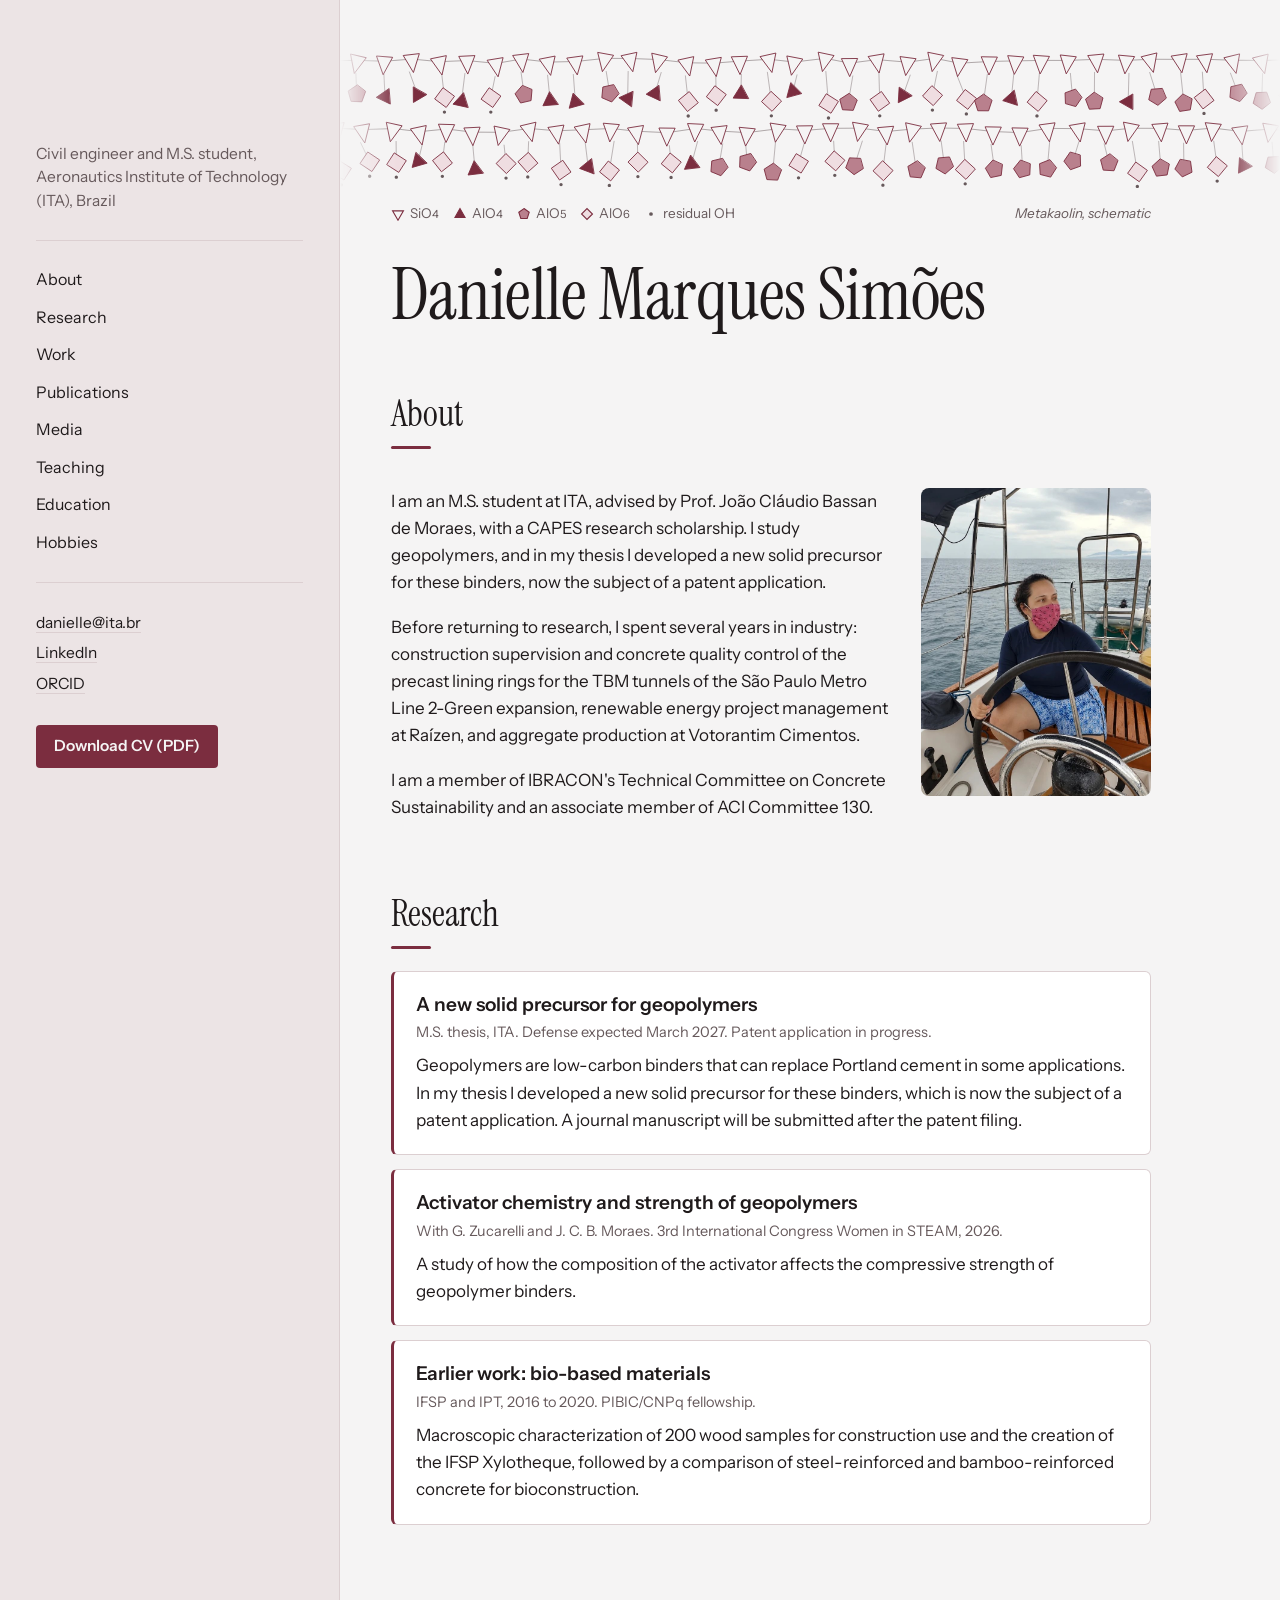
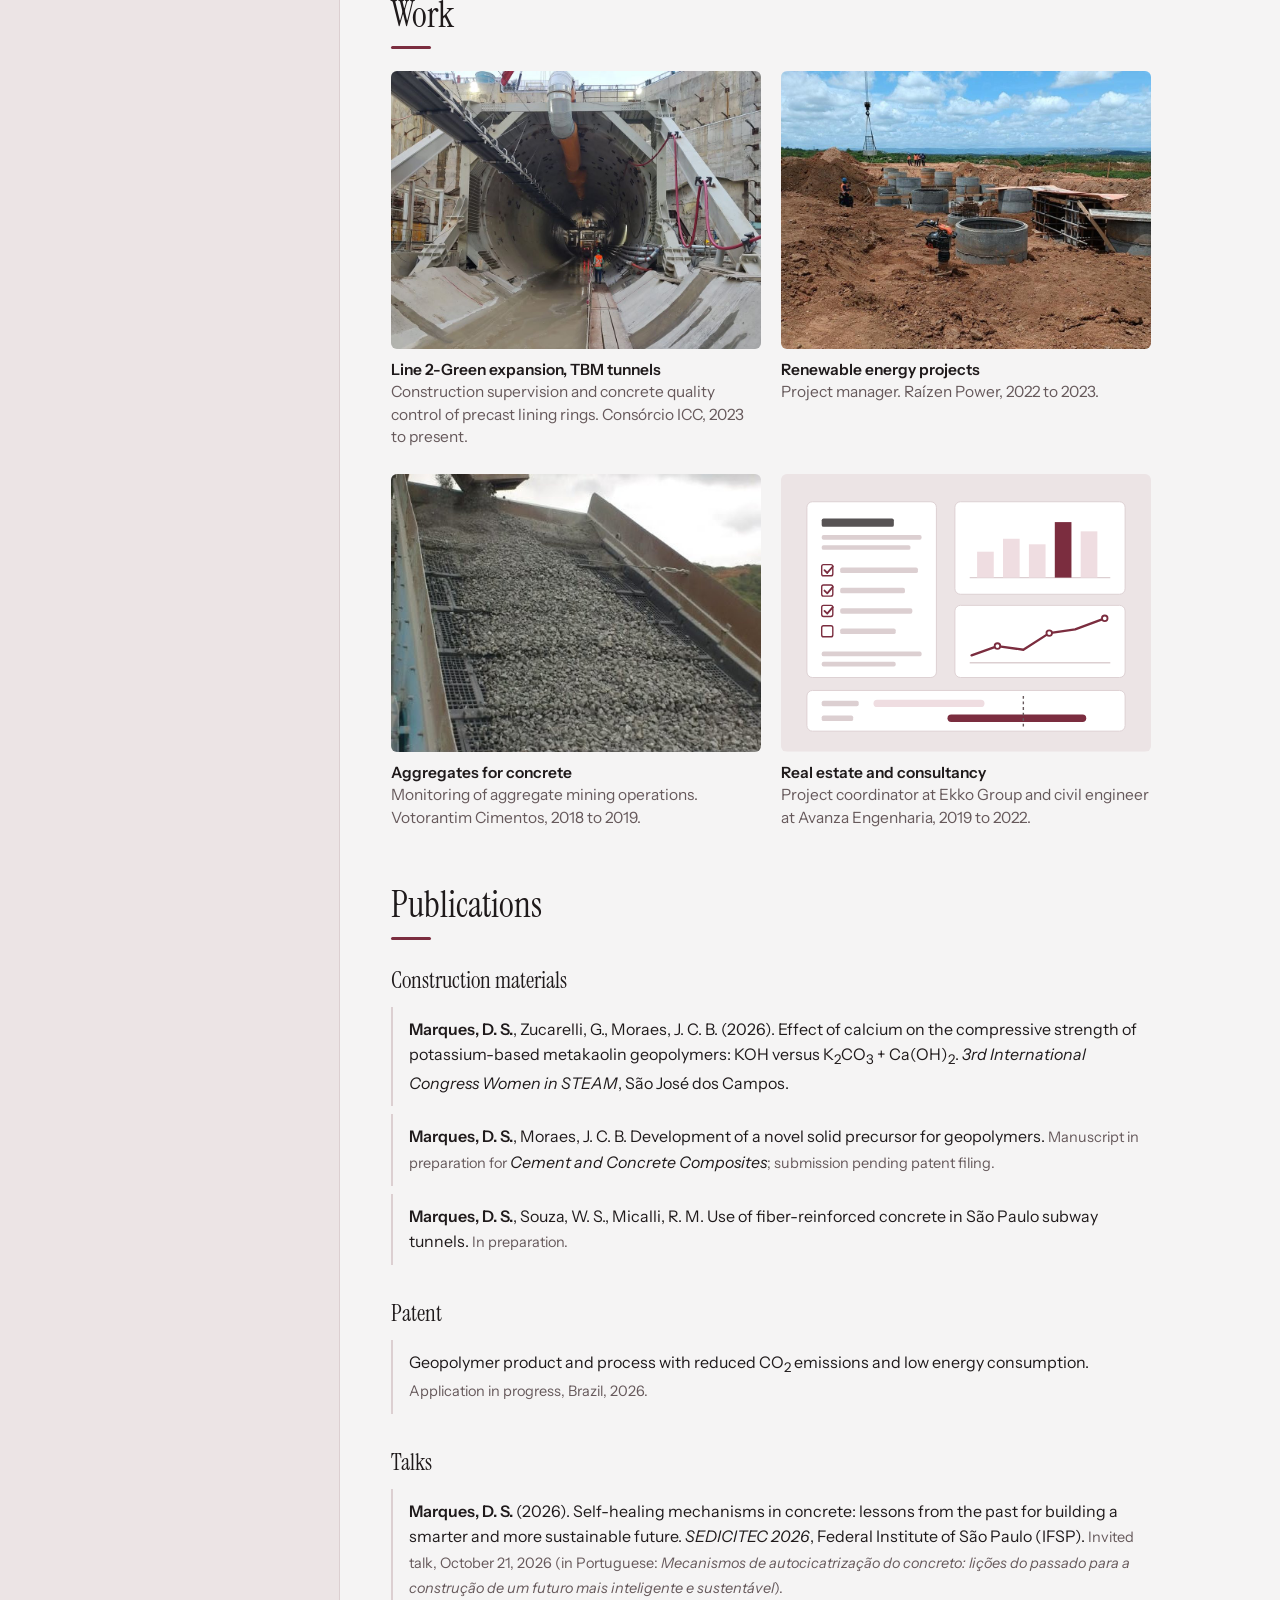
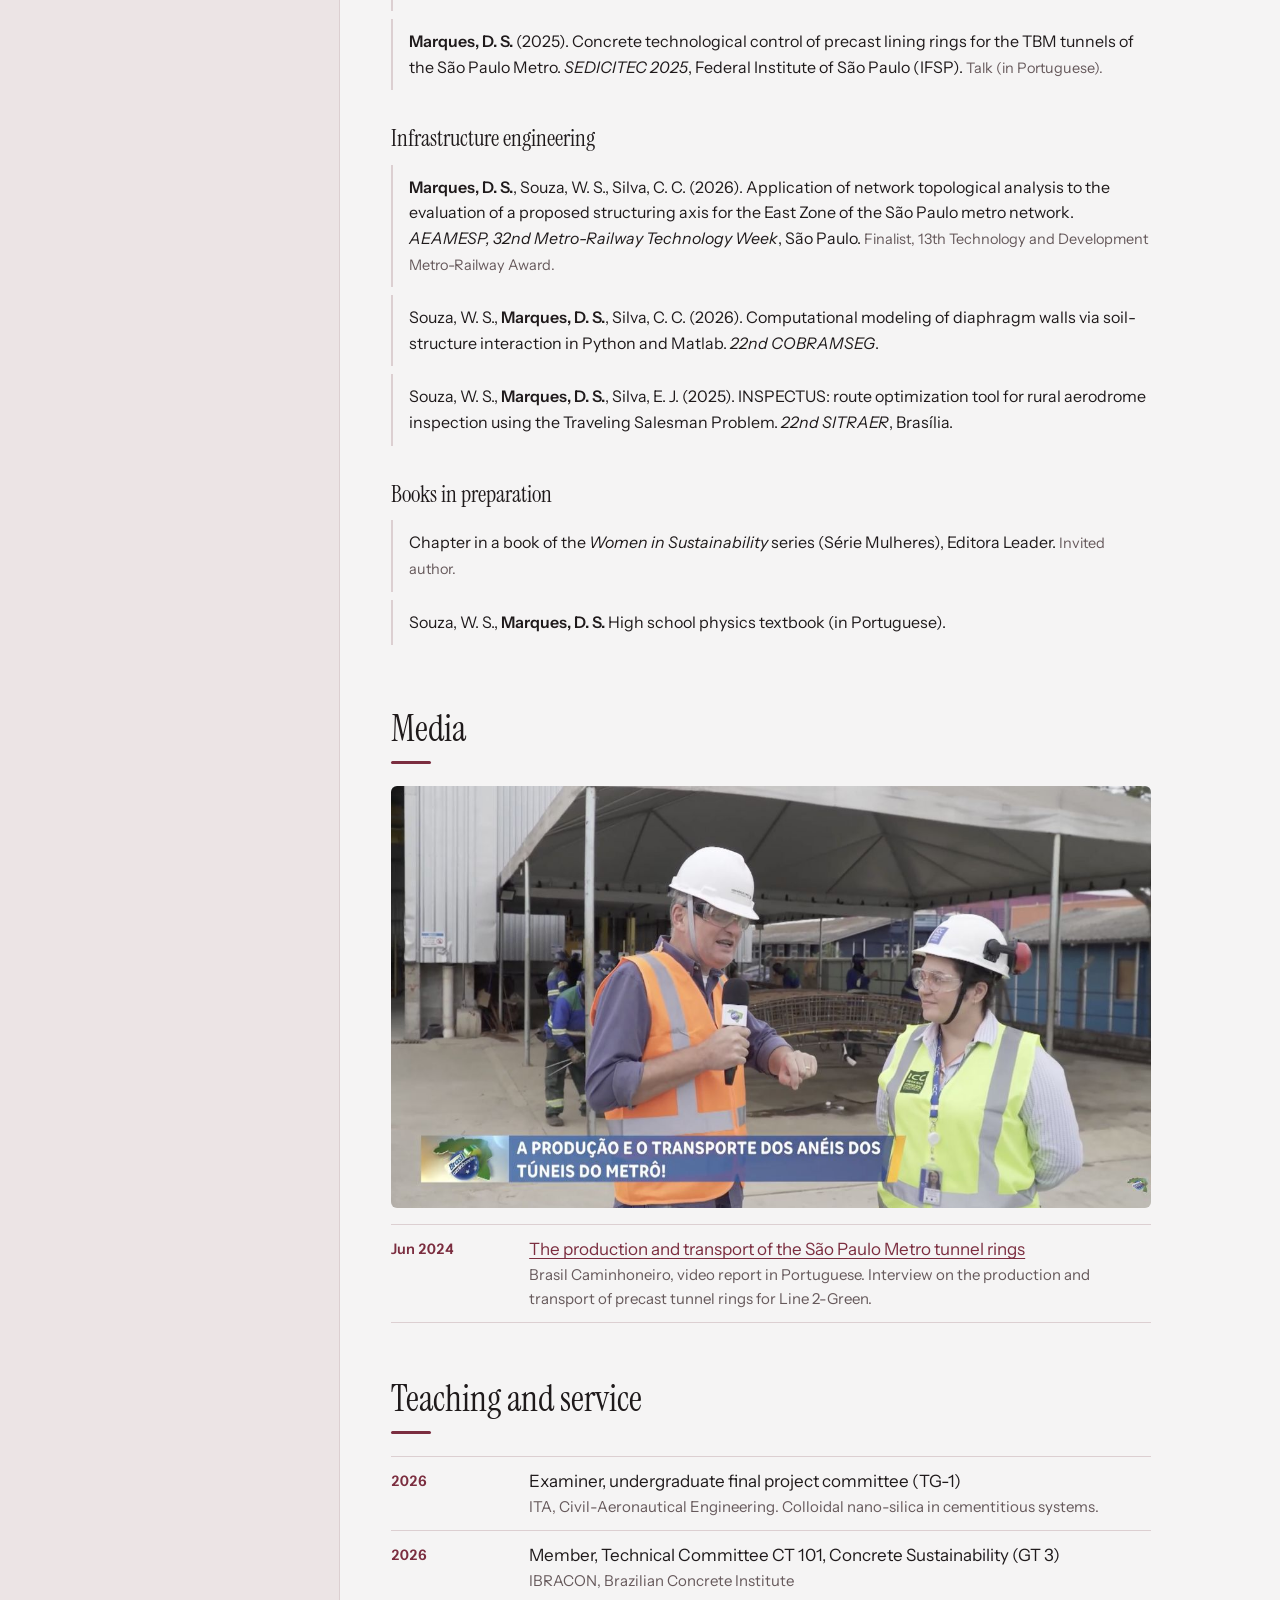
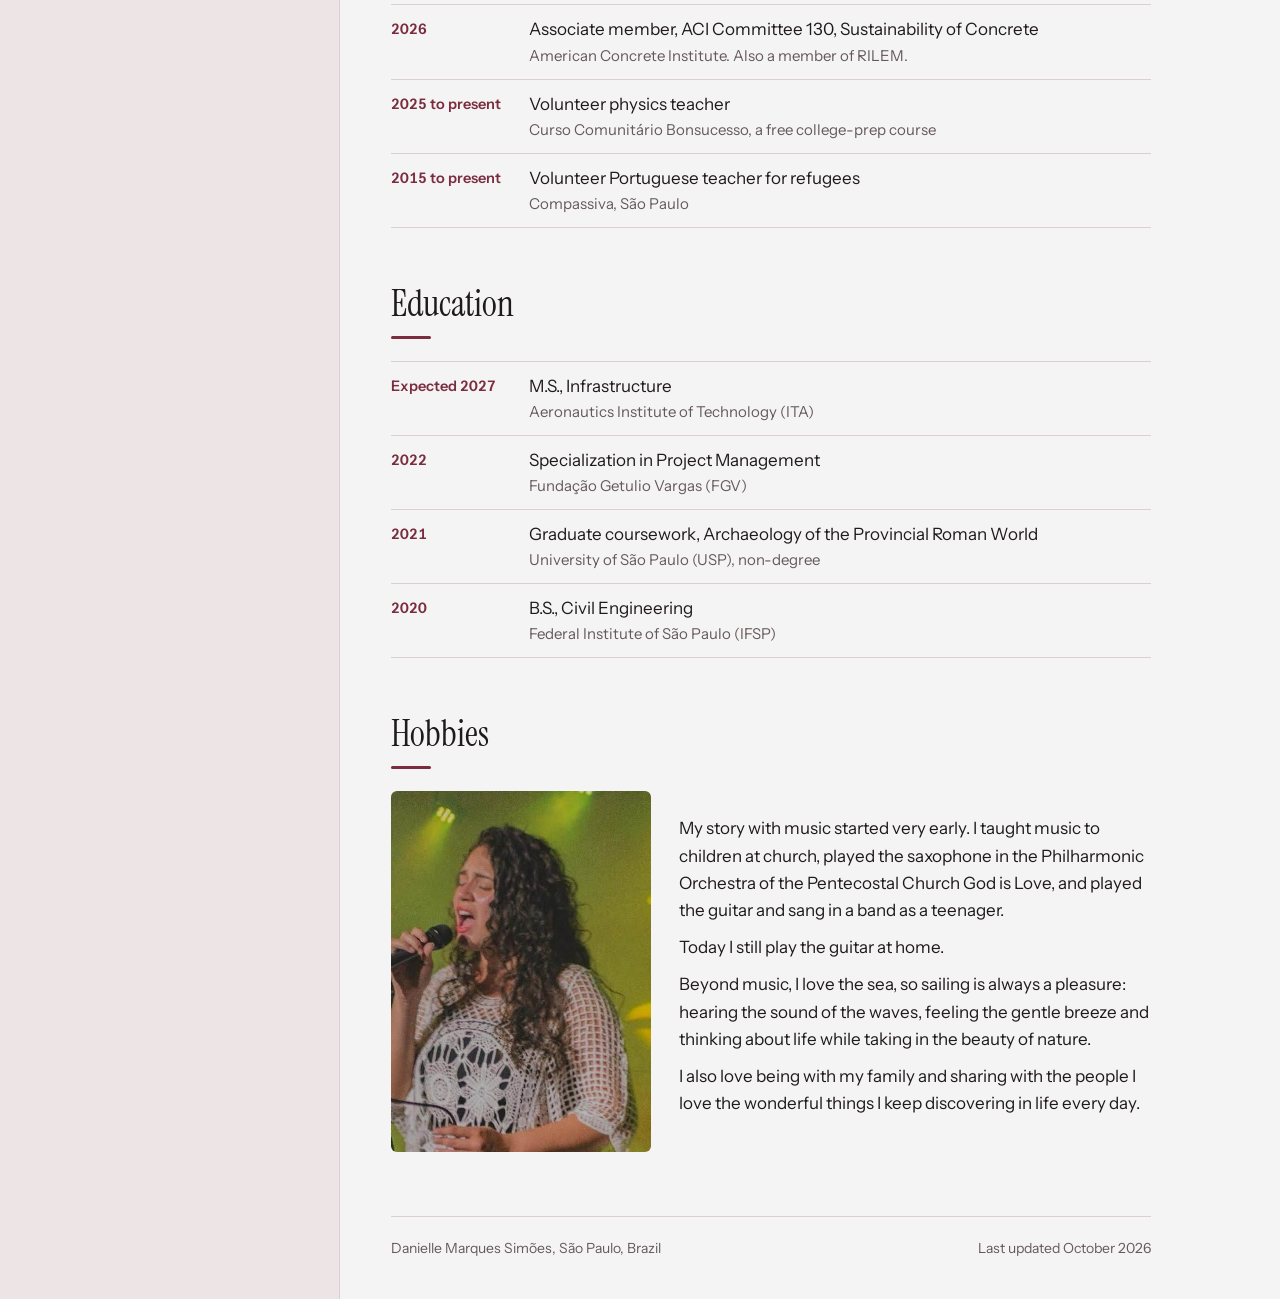
<file: index.html>
<!doctype html>
<html lang="en">
<head>
<meta charset="utf-8">
<meta name="viewport" content="width=device-width,initial-scale=1,viewport-fit=cover">
<title>Danielle Marques Simões</title>
<meta name="description" content="Danielle Marques Simões, civil engineer and M.S. student at ITA, Brazil. Research on low-carbon geopolymer binders for infrastructure.">
<link rel="preconnect" href="https://fonts.googleapis.com">
<link rel="preconnect" href="https://fonts.gstatic.com" crossorigin>
<link href="https://fonts.googleapis.com/css2?family=Instrument+Sans:wght@400;600&family=Instrument+Serif&display=swap" rel="stylesheet">
<style>
:root {
  --paper: #f5f4f4;      /* neutral near-white */
  --side: #ece4e5;       /* pale fired-clay rose, greyed */
  --ink: #1f1a1b;
  --muted: #66595b;
  --rule: #dccfd1;
  --accent: #7b2d3f;     /* wine */
  --accent-soft: #efdde1;
  --accent-mid: #b9808d;
  --card: #ffffff;
  --todo-bg: #fff1a8; --todo-fg: #1f1a1b;
  --display: "Instrument Serif", Georgia, serif;
  --sans: "Instrument Sans", "Helvetica Neue", Arial, sans-serif;
  --gutter: clamp(16px, 4vw, 56px);
}
@media (prefers-color-scheme: dark) {
  :root:not([data-theme="light"]) {
    --paper: #161314; --side: #1f191b; --ink: #ece4e6; --muted: #b3a3a7; --rule: #362c2f;
    --accent: #e3a3b1; --accent-soft: #3a2228; --accent-mid: #8f5462; --card: #1d1819; color-scheme: dark;
  }
}
:root[data-theme="dark"] {
  --paper: #161314; --side: #1f191b; --ink: #ece4e6; --muted: #b3a3a7; --rule: #362c2f;
  --accent: #e3a3b1; --accent-soft: #3a2228; --accent-mid: #8f5462; --card: #1d1819; color-scheme: dark;
}
* { box-sizing: border-box; }
html { scroll-behavior: smooth; }
@media (prefers-reduced-motion: reduce) { html { scroll-behavior: auto; } }
body { margin: 0; background: var(--paper); color: var(--ink); font-family: var(--sans); font-size: 17px; line-height: 1.6; -webkit-font-smoothing: antialiased; }
img { max-width: 100%; height: auto; display: block; }
a { color: var(--accent); text-underline-offset: 3px; text-decoration-thickness: 1px; }
a:hover { text-decoration-thickness: 2px; }
a:focus-visible { outline: 2px solid var(--accent); outline-offset: 3px; border-radius: 2px; }
.todo { background: var(--todo-bg); color: var(--todo-fg); padding: 0 3px; border-radius: 2px; }

/* Two-column shell: identity panel on the left, reading column on the right */
.shell { display: grid; grid-template-columns: minmax(280px, 340px) 1fr; min-height: 100vh; }
.side { min-width: 0; background: var(--side); border-right: 1px solid var(--rule); }
.side-inner { position: sticky; top: 0; height: 100vh; overflow-y: auto; padding: 40px 36px; display: flex; flex-direction: column; justify-content: center; gap: 28px; }
.side-top { display: grid; gap: 20px; }
.about { display: grid; grid-template-columns: 1fr 230px; gap: 32px; align-items: start; }
.about > * { min-width: 0; }
.about-photo { margin: 1em 0 0; }
.about-photo img { width: 100%; height: auto; border-radius: 8px; }
@media (max-width: 760px) { .about { grid-template-columns: 1fr; gap: 18px; } .about-photo { order: -1; max-width: 240px; margin: 0; } }
.side-name { display: none; font-family: var(--display); font-size: 34px; line-height: 1; margin: 0; }
.side .role { margin-top: 0; }
.side .role { margin: 10px 0 0; color: var(--muted); font-size: 15.5px; line-height: 1.5; }
.contact { list-style: none; margin: 0; padding: 0; display: grid; gap: 6px; font-size: 15.5px; }
.contact a { color: var(--ink); text-decoration: none; border-bottom: 1px solid var(--rule); }
.contact a:hover { color: var(--accent); border-color: var(--accent); }
.cv { display: inline-block; align-self: flex-start; background: var(--accent); color: var(--paper); text-decoration: none; padding: 9px 18px; border-radius: 4px; font-weight: 600; font-size: 15.5px; }
.cv:hover { filter: brightness(1.08); color: var(--paper); }
.toc { margin-left: 0; padding: 22px 0; border-top: 1px solid var(--rule); border-bottom: 1px solid var(--rule); display: grid; gap: 4px; font-size: 16px; }
.toc a { color: var(--ink); text-decoration: none; margin-left: -14px; padding: 4px 0 4px 12px; border-left: 2px solid transparent; }
.toc a:hover { color: var(--accent); border-left-color: var(--accent); }

.content { min-width: 0; padding: 56px var(--gutter) 40px; }
.col { max-width: 760px; }

.site-title { font-family: var(--display); font-weight: 400; font-size: clamp(44px, 5.6vw, 72px); line-height: 1; letter-spacing: -0.01em; margin: 0 0 8px; }

/* Top band: metakaolin schematic drawn in TikZ, colours mapped to the theme */
.band { margin: -56px calc(-1 * var(--gutter)) 0; padding-top: 28px;
  -webkit-mask-image: linear-gradient(90deg, transparent, #000 6%, #000 94%, transparent);
          mask-image: linear-gradient(90deg, transparent, #000 6%, #000 94%, transparent); }
.mk-band { display: block; width: 100%; height: clamp(92px, 13vw, 165px); }
.mk-band [fill="#0a0000"] { fill: var(--paper); }
.mk-band [stroke="#140000"] { stroke: var(--accent); }
.mk-band [fill="#1e0000"] { fill: var(--accent-soft); }
.mk-band [fill="#280000"] { fill: var(--accent); }
.mk-band [fill="#320000"] { fill: var(--accent-mid); }
.mk-band [stroke="#3c0000"] { stroke: var(--muted); opacity: .7; }
.mk-band [fill="#460000"] { fill: var(--muted); }
.band-key { display: flex; flex-wrap: wrap; align-items: center; gap: 4px 14px; margin: 10px 0 34px; font-size: 13.5px; color: var(--muted); }
.band-key span { display: inline-flex; align-items: center; }
.band-key svg { width: 14px; height: 14px; margin-right: 5px; }
.band-key .band-cap { margin-left: auto; font-style: italic; }
.k-si { fill: var(--paper); stroke: var(--accent); stroke-width: 1.4; }
.k-a4 { fill: var(--accent); stroke: var(--accent); stroke-width: 1.4; }
.k-a5 { fill: var(--accent-mid); stroke: var(--accent); stroke-width: 1.4; }
.k-a6 { fill: var(--accent-soft); stroke: var(--accent); stroke-width: 1.4; }
.k-oh { fill: var(--muted); }
@media (max-width: 960px) { .band { margin-top: -36px; padding-top: 14px; } .band-key .band-cap { margin-left: 0; } }

/* Sections: heading sits above the text, with a short mineral rule */
.sec { padding: 56px 0 0; scroll-margin-top: 16px; }
.sec h2 { font-family: var(--display); font-weight: 400; font-size: 36px; line-height: 1.1; margin: 0 0 22px; }
.sec h2::after { content: ""; display: block; width: 40px; height: 3px; background: var(--accent); margin-top: 12px; border-radius: 2px; }
.body > *:first-child { margin-top: 0; }
.body p { max-width: 68ch; }
.body h3 { font-size: 19px; font-weight: 600; margin: 0 0 4px; line-height: 1.35; }
.body h4 { font-family: var(--display); font-weight: 400; font-size: 23px; margin: 30px 0 8px; }
.body h4:first-child { margin-top: 0; }

/* Research: each project is a white specimen card, visual on top */
.project { background: var(--card); border: 1px solid var(--rule); border-left: 3px solid var(--accent); border-radius: 6px; overflow: hidden; margin: 0 0 14px; }
.project > * { min-width: 0; }
.project > div:last-child { padding: 20px 22px; }
.project .meta { color: var(--muted); font-size: 14.5px; margin: 0 0 8px; }
.project p { margin: 0; }
.project .ph, .project .stat-box { aspect-ratio: auto; height: 100%; min-height: 160px; border-radius: 0; border: 0; border-right: 1px solid var(--rule); }
.stat-box { background: var(--accent-soft); display: flex; flex-direction: column; justify-content: flex-end; padding: 18px; }
.figure-stat { font-family: var(--display); font-size: 46px; white-space: nowrap; line-height: .95; color: var(--accent); }
.figure-stat small { font-family: var(--sans); font-size: 13.5px; color: var(--muted); display: block; margin-top: 8px; line-height: 1.35; white-space: normal; }
.ph { aspect-ratio: 4 / 3; background: var(--side); border: 1px dashed var(--rule); border-radius: 6px; display: flex; align-items: center; justify-content: center; text-align: center; padding: 10px; font-size: 13.5px; color: var(--muted); }

/* Work: photo grid */
.grid { display: grid; grid-template-columns: repeat(2, 1fr); gap: 26px 20px; margin: 0; padding: 0; list-style: none; }
.grid figure { margin: 0; }
.grid figcaption { margin-top: 10px; font-size: 15.5px; line-height: 1.45; }
.grid figcaption strong { display: block; font-weight: 600; }
.grid figcaption span { color: var(--muted); }
.note { color: var(--muted); font-size: 14.5px; margin-top: 24px; }

.work-img { display: block; width: 100%; height: auto; aspect-ratio: 4 / 3; object-fit: cover; border-radius: 6px; }
.consult .bg { fill: var(--side); }
.consult .sheet rect { fill: var(--card); stroke: var(--rule); }
.consult .ink { fill: var(--ink); opacity: .75; }
.consult .faint { fill: var(--rule); }
.consult .check rect, .consult .box { fill: none; stroke: var(--accent); stroke-width: 1.5; }
.consult .check path { fill: none; stroke: var(--accent); stroke-width: 2; stroke-linecap: round; stroke-linejoin: round; }
.consult .axis { stroke: var(--rule); stroke-width: 1.5; fill: none; }
.consult .dash { stroke-dasharray: 3 3; stroke: var(--muted); }
.consult .bar { fill: var(--accent-soft); }
.consult .bar.hi, .consult .gantt.hi { fill: var(--accent); }
.consult .gantt { fill: var(--accent-soft); }
.consult .line { fill: none; stroke: var(--accent); stroke-width: 2.5; stroke-linejoin: round; stroke-linecap: round; }
.consult .dot circle { fill: var(--card); stroke: var(--accent); stroke-width: 2; }

.media-shot { display: block; margin: 0 0 16px; }
.media-shot img { width: 100%; height: auto; border-radius: 6px; }

/* Publications */
.refs { list-style: none; padding: 0; margin: 0; counter-reset: none; }
.refs li { padding: 10px 0 10px 16px; border-left: 2px solid var(--rule); margin-bottom: 8px; max-width: 72ch; font-size: 16px; }
.refs .me { font-weight: 600; }
.refs .venue { font-style: italic; }
.refs .tag { color: var(--muted); font-size: 14.5px; }

/* Media, teaching, education: year on the left, timeline style */
.rows { list-style: none; padding: 0; margin: 0; }
.rows li { display: grid; grid-template-columns: 120px 1fr; gap: 18px; padding: 11px 0; border-top: 1px solid var(--rule); }
.rows li:last-child { border-bottom: 1px solid var(--rule); }
.rows li > * { min-width: 0; }
.rows li > .when { order: -1; color: var(--accent); font-size: 14.5px; font-weight: 600; font-variant-numeric: tabular-nums; padding-top: 2px; }
.rows .sub { display: block; color: var(--muted); font-size: 15px; }

.hobby { margin: 0; display: grid; grid-template-columns: 260px 1fr; gap: 28px; align-items: center; }
.hobby img { width: 100%; height: auto; border-radius: 6px; }
.hobby figcaption { color: var(--muted); font-size: 15.5px; }
.hobby figcaption p { margin: 0 0 10px; color: var(--ink); font-size: 17px; }
@media (max-width: 640px) { .hobby { grid-template-columns: 1fr; gap: 14px; } .hobby img { max-width: 300px; } }

footer { margin-top: 64px; padding-top: 20px; border-top: 1px solid var(--rule); color: var(--muted); font-size: 14px; display: flex; flex-wrap: wrap; justify-content: space-between; gap: 10px; }

@media (max-width: 960px) {
  .shell { grid-template-columns: minmax(0, 1fr); }
  .side { border-right: 0; border-bottom: 1px solid var(--rule); }
  .side-inner { position: static; height: auto; padding: 32px var(--gutter) 0; gap: 18px; justify-content: flex-start; }
  .side-inner .toc { order: 10; border-bottom: 0; }
  .side-top { display: flex; gap: 18px; align-items: center; }
  .side-top > div { min-width: 0; }
  .toc { margin-left: calc(-1 * var(--gutter)); }
  .side-name { display: block; }
  .side .role { margin-top: 10px; }
  .site-title { display: none; }
  .contact { grid-auto-flow: column; justify-content: start; gap: 6px 16px; }
  .toc { margin: 0 calc(-1 * var(--gutter)); padding: 10px var(--gutter); display: flex; gap: 18px; overflow-x: auto; scrollbar-width: none; background: var(--side); border-top: 1px solid var(--rule); }
  .toc::-webkit-scrollbar { display: none; }
  .toc a { margin-left: 0; padding: 2px 0; border: 0; white-space: nowrap; }
  .content { padding-top: 36px; }
}
@media (max-width: 640px) {
  .contact { grid-auto-flow: row; grid-template-columns: 1fr 1fr; }
  body { font-size: 16.5px; }
  .project { grid-template-columns: 1fr; }
  .project .ph, .project .stat-box { min-height: 130px; border-right: 0; border-bottom: 1px solid var(--rule); }
  .grid { grid-template-columns: 1fr; }
  .rows li { grid-template-columns: 1fr; gap: 0; }
  .stages { grid-template-columns: 1fr; gap: 8px; }
  .plate { padding: 14px; }
}
</style>
</head>
<body>
<div class="shell">
  <aside class="side">
    <div class="side-inner">
      <div class="side-top">
        <div>
          <p class="side-name">Danielle Marques Simões</p>
          <p class="role">Civil engineer and M.S. student, Aeronautics Institute of Technology (ITA), Brazil</p>
        </div>
      </div>
      <nav class="toc" aria-label="Sections">
        <a href="#about">About</a>
        <a href="#research">Research</a>
        <a href="#work">Work</a>
        <a href="#publications">Publications</a>
        <a href="#media">Media</a>
        <a href="#teaching">Teaching</a>
        <a href="#education">Education</a>
        <a href="#hobbies">Hobbies</a>
      </nav>
      <ul class="contact">
        <li><a href="mailto:danielle@ita.br">danielle@ita.br</a></li>
        <li><a href="https://www.linkedin.com/in/danielle-marques-38216195/">LinkedIn</a></li>
        <li><a href="https://orcid.org/0009-0000-6576-7147">ORCID</a></li>
      </ul>
      <a class="cv" href="Danielle_Marques_CV.pdf">Download CV (PDF)</a>
    </div>
  </aside>

  <main class="content">
    <div class="band" aria-hidden="false"><svg class="mk-band" role="img" aria-label="Schematic of metakaolin: two dehydroxylated layers, each a mildly distorted sheet of silica tetrahedra bonded to a disordered alumina layer with aluminium in four-, five- and six-fold coordination and a few residual hydroxyl groups" preserveAspectRatio="xMidYMid slice" xmlns="http://www.w3.org/2000/svg" xmlns:xlink="http://www.w3.org/1999/xlink" viewBox="0 0 850.393 127.559">
<defs>
<clipPath id="mk-clip-0">
<path clip-rule="nonzero" d="M 838 98 L 848.625 98 L 848.625 111 L 838 111 Z M 838 98 "/>
</clipPath>
<clipPath id="mk-clip-1">
<path clip-rule="nonzero" d="M 837 74 L 848.625 74 L 848.625 89 L 837 89 Z M 837 74 "/>
</clipPath>
<clipPath id="mk-clip-2">
<path clip-rule="nonzero" d="M 836 74 L 848.625 74 L 848.625 90 L 836 90 Z M 836 74 "/>
</clipPath>
</defs>
<path fill="none" stroke-width="0.54794" stroke-linecap="round" stroke-linejoin="round" stroke="#3c0000" stroke-opacity="1" stroke-miterlimit="10" d="M 11.451191 97.162236 L 32.374842 98.259767 " transform="matrix(0.996555, 0, 0, -0.996555, 1.16248, 122.882169)"/>
<path fill="none" stroke-width="0.54794" stroke-linecap="round" stroke-linejoin="round" stroke="#3c0000" stroke-opacity="1" stroke-miterlimit="10" d="M 32.374842 98.259767 L 54.693926 97.938347 " transform="matrix(0.996555, 0, 0, -0.996555, 1.16248, 122.882169)"/>
<path fill="none" stroke-width="0.54794" stroke-linecap="round" stroke-linejoin="round" stroke="#3c0000" stroke-opacity="1" stroke-miterlimit="10" d="M 54.693926 97.938347 L 74.496527 98.20489 " transform="matrix(0.996555, 0, 0, -0.996555, 1.16248, 122.882169)"/>
<path fill="none" stroke-width="0.54794" stroke-linecap="round" stroke-linejoin="round" stroke="#3c0000" stroke-opacity="1" stroke-miterlimit="10" d="M 74.496527 98.20489 L 95.318264 97.522853 " transform="matrix(0.996555, 0, 0, -0.996555, 1.16248, 122.882169)"/>
<path fill="none" stroke-width="0.54794" stroke-linecap="round" stroke-linejoin="round" stroke="#3c0000" stroke-opacity="1" stroke-miterlimit="10" d="M 95.318264 97.522853 L 116.763243 99.212267 " transform="matrix(0.996555, 0, 0, -0.996555, 1.16248, 122.882169)"/>
<path fill="none" stroke-width="0.54794" stroke-linecap="round" stroke-linejoin="round" stroke="#3c0000" stroke-opacity="1" stroke-miterlimit="10" d="M 116.763243 99.212267 L 138.082789 97.177915 " transform="matrix(0.996555, 0, 0, -0.996555, 1.16248, 122.882169)"/>
<path fill="none" stroke-width="0.54794" stroke-linecap="round" stroke-linejoin="round" stroke="#3c0000" stroke-opacity="1" stroke-miterlimit="10" d="M 138.082789 97.177915 L 159.629681 98.063779 " transform="matrix(0.996555, 0, 0, -0.996555, 1.16248, 122.882169)"/>
<path fill="none" stroke-width="0.54794" stroke-linecap="round" stroke-linejoin="round" stroke="#3c0000" stroke-opacity="1" stroke-miterlimit="10" d="M 159.629681 98.063779 L 181.948765 95.825599 " transform="matrix(0.996555, 0, 0, -0.996555, 1.16248, 122.882169)"/>
<path fill="none" stroke-width="0.54794" stroke-linecap="round" stroke-linejoin="round" stroke="#3c0000" stroke-opacity="1" stroke-miterlimit="10" d="M 181.948765 95.825599 L 201.649452 99.227946 " transform="matrix(0.996555, 0, 0, -0.996555, 1.16248, 122.882169)"/>
<path fill="none" stroke-width="0.54794" stroke-linecap="round" stroke-linejoin="round" stroke="#3c0000" stroke-opacity="1" stroke-miterlimit="10" d="M 201.649452 99.227946 L 222.424153 96.860414 " transform="matrix(0.996555, 0, 0, -0.996555, 1.16248, 122.882169)"/>
<path fill="none" stroke-width="0.54794" stroke-linecap="round" stroke-linejoin="round" stroke="#3c0000" stroke-opacity="1" stroke-miterlimit="10" d="M 222.424153 96.860414 L 243.677063 97.322946 " transform="matrix(0.996555, 0, 0, -0.996555, 1.16248, 122.882169)"/>
<path fill="none" stroke-width="0.54794" stroke-linecap="round" stroke-linejoin="round" stroke="#3c0000" stroke-opacity="1" stroke-miterlimit="10" d="M 243.677063 97.322946 L 266.474357 99.733595 " transform="matrix(0.996555, 0, 0, -0.996555, 1.16248, 122.882169)"/>
<path fill="none" stroke-width="0.54794" stroke-linecap="round" stroke-linejoin="round" stroke="#3c0000" stroke-opacity="1" stroke-miterlimit="10" d="M 266.474357 99.733595 L 285.979057 99.674798 " transform="matrix(0.996555, 0, 0, -0.996555, 1.16248, 122.882169)"/>
<path fill="none" stroke-width="0.54794" stroke-linecap="round" stroke-linejoin="round" stroke="#3c0000" stroke-opacity="1" stroke-miterlimit="10" d="M 285.979057 99.674798 L 308.192307 98.828131 " transform="matrix(0.996555, 0, 0, -0.996555, 1.16248, 122.882169)"/>
<path fill="none" stroke-width="0.54794" stroke-linecap="round" stroke-linejoin="round" stroke="#3c0000" stroke-opacity="1" stroke-miterlimit="10" d="M 308.192307 98.828131 L 330.091977 96.323408 " transform="matrix(0.996555, 0, 0, -0.996555, 1.16248, 122.882169)"/>
<path fill="none" stroke-width="0.54794" stroke-linecap="round" stroke-linejoin="round" stroke="#3c0000" stroke-opacity="1" stroke-miterlimit="10" d="M 330.091977 96.323408 L 351.227295 96.029426 " transform="matrix(0.996555, 0, 0, -0.996555, 1.16248, 122.882169)"/>
<path fill="none" stroke-width="0.54794" stroke-linecap="round" stroke-linejoin="round" stroke="#3c0000" stroke-opacity="1" stroke-miterlimit="10" d="M 351.227295 96.029426 L 371.006377 97.636526 " transform="matrix(0.996555, 0, 0, -0.996555, 1.16248, 122.882169)"/>
<path fill="none" stroke-width="0.54794" stroke-linecap="round" stroke-linejoin="round" stroke="#3c0000" stroke-opacity="1" stroke-miterlimit="10" d="M 371.006377 97.636526 L 393.815431 99.055477 " transform="matrix(0.996555, 0, 0, -0.996555, 1.16248, 122.882169)"/>
<path fill="none" stroke-width="0.54794" stroke-linecap="round" stroke-linejoin="round" stroke="#3c0000" stroke-opacity="1" stroke-miterlimit="10" d="M 393.815431 99.055477 L 413.198618 96.923131 " transform="matrix(0.996555, 0, 0, -0.996555, 1.16248, 122.882169)"/>
<path fill="none" stroke-width="0.54794" stroke-linecap="round" stroke-linejoin="round" stroke="#3c0000" stroke-opacity="1" stroke-miterlimit="10" d="M 413.198618 96.923131 L 437.434462 99.737515 " transform="matrix(0.996555, 0, 0, -0.996555, 1.16248, 122.882169)"/>
<path fill="none" stroke-width="0.54794" stroke-linecap="round" stroke-linejoin="round" stroke="#3c0000" stroke-opacity="1" stroke-miterlimit="10" d="M 437.434462 99.737515 L 456.347279 96.060785 " transform="matrix(0.996555, 0, 0, -0.996555, 1.16248, 122.882169)"/>
<path fill="none" stroke-width="0.54794" stroke-linecap="round" stroke-linejoin="round" stroke="#3c0000" stroke-opacity="1" stroke-miterlimit="10" d="M 456.347279 96.060785 L 477.529633 98.765415 " transform="matrix(0.996555, 0, 0, -0.996555, 1.16248, 122.882169)"/>
<path fill="none" stroke-width="0.54794" stroke-linecap="round" stroke-linejoin="round" stroke="#3c0000" stroke-opacity="1" stroke-miterlimit="10" d="M 477.529633 98.765415 L 501.24023 96.7781 " transform="matrix(0.996555, 0, 0, -0.996555, 1.16248, 122.882169)"/>
<path fill="none" stroke-width="0.54794" stroke-linecap="round" stroke-linejoin="round" stroke="#3c0000" stroke-opacity="1" stroke-miterlimit="10" d="M 501.24023 96.7781 L 522.49706 99.729675 " transform="matrix(0.996555, 0, 0, -0.996555, 1.16248, 122.882169)"/>
<path fill="none" stroke-width="0.54794" stroke-linecap="round" stroke-linejoin="round" stroke="#3c0000" stroke-opacity="1" stroke-miterlimit="10" d="M 522.49706 99.729675 L 541.429476 96.001988 " transform="matrix(0.996555, 0, 0, -0.996555, 1.16248, 122.882169)"/>
<path fill="none" stroke-width="0.54794" stroke-linecap="round" stroke-linejoin="round" stroke="#3c0000" stroke-opacity="1" stroke-miterlimit="10" d="M 541.429476 96.001988 L 564.70498 97.326865 " transform="matrix(0.996555, 0, 0, -0.996555, 1.16248, 122.882169)"/>
<path fill="none" stroke-width="0.54794" stroke-linecap="round" stroke-linejoin="round" stroke="#3c0000" stroke-opacity="1" stroke-miterlimit="10" d="M 564.70498 97.326865 L 585.00147 97.805075 " transform="matrix(0.996555, 0, 0, -0.996555, 1.16248, 122.882169)"/>
<path fill="none" stroke-width="0.54794" stroke-linecap="round" stroke-linejoin="round" stroke="#3c0000" stroke-opacity="1" stroke-miterlimit="10" d="M 585.00147 97.805075 L 604.933423 98.157853 " transform="matrix(0.996555, 0, 0, -0.996555, 1.16248, 122.882169)"/>
<path fill="none" stroke-width="0.54794" stroke-linecap="round" stroke-linejoin="round" stroke="#3c0000" stroke-opacity="1" stroke-miterlimit="10" d="M 604.933423 98.157853 L 625.629728 98.150014 " transform="matrix(0.996555, 0, 0, -0.996555, 1.16248, 122.882169)"/>
<path fill="none" stroke-width="0.54794" stroke-linecap="round" stroke-linejoin="round" stroke="#3c0000" stroke-opacity="1" stroke-miterlimit="10" d="M 625.629728 98.150014 L 647.744985 99.01236 " transform="matrix(0.996555, 0, 0, -0.996555, 1.16248, 122.882169)"/>
<path fill="none" stroke-width="0.54794" stroke-linecap="round" stroke-linejoin="round" stroke="#3c0000" stroke-opacity="1" stroke-miterlimit="10" d="M 647.744985 99.01236 L 670.875458 98.161773 " transform="matrix(0.996555, 0, 0, -0.996555, 1.16248, 122.882169)"/>
<path fill="none" stroke-width="0.54794" stroke-linecap="round" stroke-linejoin="round" stroke="#3c0000" stroke-opacity="1" stroke-miterlimit="10" d="M 670.875458 98.161773 L 689.502132 99.059397 " transform="matrix(0.996555, 0, 0, -0.996555, 1.16248, 122.882169)"/>
<path fill="none" stroke-width="0.54794" stroke-linecap="round" stroke-linejoin="round" stroke="#3c0000" stroke-opacity="1" stroke-miterlimit="10" d="M 689.502132 99.059397 L 712.565969 98.973162 " transform="matrix(0.996555, 0, 0, -0.996555, 1.16248, 122.882169)"/>
<path fill="none" stroke-width="0.54794" stroke-linecap="round" stroke-linejoin="round" stroke="#3c0000" stroke-opacity="1" stroke-miterlimit="10" d="M 712.565969 98.973162 L 732.188262 99.035878 " transform="matrix(0.996555, 0, 0, -0.996555, 1.16248, 122.882169)"/>
<path fill="none" stroke-width="0.54794" stroke-linecap="round" stroke-linejoin="round" stroke="#3c0000" stroke-opacity="1" stroke-miterlimit="10" d="M 732.188262 99.035878 L 753.731234 98.302884 " transform="matrix(0.996555, 0, 0, -0.996555, 1.16248, 122.882169)"/>
<path fill="none" stroke-width="0.54794" stroke-linecap="round" stroke-linejoin="round" stroke="#3c0000" stroke-opacity="1" stroke-miterlimit="10" d="M 753.731234 98.302884 L 775.834731 98.126495 " transform="matrix(0.996555, 0, 0, -0.996555, 1.16248, 122.882169)"/>
<path fill="none" stroke-width="0.54794" stroke-linecap="round" stroke-linejoin="round" stroke="#3c0000" stroke-opacity="1" stroke-miterlimit="10" d="M 775.834731 98.126495 L 799.090636 98.675261 " transform="matrix(0.996555, 0, 0, -0.996555, 1.16248, 122.882169)"/>
<path fill="none" stroke-width="0.54794" stroke-linecap="round" stroke-linejoin="round" stroke="#3c0000" stroke-opacity="1" stroke-miterlimit="10" d="M 799.090636 98.675261 L 819.01475 99.749274 " transform="matrix(0.996555, 0, 0, -0.996555, 1.16248, 122.882169)"/>
<path fill="none" stroke-width="0.54794" stroke-linecap="round" stroke-linejoin="round" stroke="#3c0000" stroke-opacity="1" stroke-miterlimit="10" d="M 819.01475 99.749274 L 839.123092 99.114273 " transform="matrix(0.996555, 0, 0, -0.996555, 1.16248, 122.882169)"/>
<path fill="none" stroke-width="0.44832" stroke-linecap="round" stroke-linejoin="round" stroke="#3c0000" stroke-opacity="1" stroke-miterlimit="10" d="M 12.458568 73.408522 L 9.095419 87.237417 " transform="matrix(0.996555, 0, 0, -0.996555, 1.16248, 122.882169)"/>
<path fill-rule="nonzero" fill="#1e0000" fill-opacity="1" stroke-width="0.69739" stroke-linecap="round" stroke-linejoin="round" stroke="#140000" stroke-opacity="1" stroke-miterlimit="10" d="M 20.023695 74.55309 L 11.31008 80.973648 L 4.889522 72.260033 L 13.603137 65.839475 Z M 20.023695 74.55309 " transform="matrix(0.996555, 0, 0, -0.996555, 1.16248, 122.882169)"/>
<path fill-rule="nonzero" fill="#460000" fill-opacity="1" d="M 14.847656 61.027344 C 14.847656 60.324219 14.277344 59.757812 13.578125 59.757812 C 12.875 59.757812 12.304688 60.324219 12.304688 61.027344 C 12.304688 61.730469 12.875 62.296875 13.578125 62.296875 C 14.277344 62.296875 14.847656 61.730469 14.847656 61.027344 Z M 14.847656 61.027344 "/>
<path fill="none" stroke-width="0.44832" stroke-linecap="round" stroke-linejoin="round" stroke="#3c0000" stroke-opacity="1" stroke-miterlimit="10" d="M 34.150491 66.188333 L 31.108761 88.13504 " transform="matrix(0.996555, 0, 0, -0.996555, 1.16248, 122.882169)"/>
<path fill-rule="nonzero" fill="#1e0000" fill-opacity="1" stroke-width="0.69739" stroke-linecap="round" stroke-linejoin="round" stroke="#140000" stroke-opacity="1" stroke-miterlimit="10" d="M 41.794013 66.548951 L 33.789874 73.835775 L 26.50305 65.831636 L 34.507189 58.544812 Z M 41.794013 66.548951 " transform="matrix(0.996555, 0, 0, -0.996555, 1.16248, 122.882169)"/>
<path fill-rule="nonzero" fill="#460000" fill-opacity="1" d="M 36.464844 68.21875 C 36.464844 67.519531 35.894531 66.949219 35.195312 66.949219 C 34.492188 66.949219 33.921875 67.519531 33.921875 68.21875 C 33.921875 68.921875 34.492188 69.492188 35.195312 69.492188 C 35.894531 69.492188 36.464844 68.921875 36.464844 68.21875 Z M 36.464844 68.21875 "/>
<path fill="none" stroke-width="0.44832" stroke-linecap="round" stroke-linejoin="round" stroke="#3c0000" stroke-opacity="1" stroke-miterlimit="10" d="M 49.915745 67.803272 L 55.536673 87.770503 " transform="matrix(0.996555, 0, 0, -0.996555, 1.16248, 122.882169)"/>
<path fill-rule="nonzero" fill="#320000" fill-opacity="1" stroke-width="0.69739" stroke-linecap="round" stroke-linejoin="round" stroke="#140000" stroke-opacity="1" stroke-miterlimit="10" d="M 49.958862 74.890189 L 43.189446 70.033613 L 45.713768 62.096109 L 54.047166 62.045153 L 56.665563 69.951298 Z M 49.958862 74.890189 " transform="matrix(0.996555, 0, 0, -0.996555, 1.16248, 122.882169)"/>
<path fill="none" stroke-width="0.44832" stroke-linecap="round" stroke-linejoin="round" stroke="#3c0000" stroke-opacity="1" stroke-miterlimit="10" d="M 73.853687 71.946453 L 73.199088 88.084084 " transform="matrix(0.996555, 0, 0, -0.996555, 1.16248, 122.882169)"/>
<path fill-rule="nonzero" fill="#320000" fill-opacity="1" stroke-width="0.69739" stroke-linecap="round" stroke-linejoin="round" stroke="#140000" stroke-opacity="1" stroke-miterlimit="10" d="M 74.104552 79.02945 L 67.197944 74.372781 L 69.48708 66.364722 L 77.81264 66.070741 L 80.666221 73.894571 Z M 74.104552 79.02945 " transform="matrix(0.996555, 0, 0, -0.996555, 1.16248, 122.882169)"/>
<path fill="none" stroke-width="0.44832" stroke-linecap="round" stroke-linejoin="round" stroke="#3c0000" stroke-opacity="1" stroke-miterlimit="10" d="M 95.819993 70.037533 L 94.965487 87.323651 " transform="matrix(0.996555, 0, 0, -0.996555, 1.16248, 122.882169)"/>
<path fill-rule="nonzero" fill="#280000" fill-opacity="1" stroke-width="0.69739" stroke-linecap="round" stroke-linejoin="round" stroke="#140000" stroke-opacity="1" stroke-miterlimit="10" d="M 98.74413 76.179788 L 89.038817 69.500526 L 99.677032 64.432283 Z M 98.74413 76.179788 " transform="matrix(0.996555, 0, 0, -0.996555, 1.16248, 122.882169)"/>
<path fill="none" stroke-width="0.44832" stroke-linecap="round" stroke-linejoin="round" stroke="#3c0000" stroke-opacity="1" stroke-miterlimit="10" d="M 121.188646 71.483922 L 114.740649 89.209053 " transform="matrix(0.996555, 0, 0, -0.996555, 1.16248, 122.882169)"/>
<path fill-rule="nonzero" fill="#280000" fill-opacity="1" stroke-width="0.69739" stroke-linecap="round" stroke-linejoin="round" stroke="#140000" stroke-opacity="1" stroke-miterlimit="10" d="M 117.723583 77.336116 L 117.849015 65.553333 L 127.989421 71.554478 Z M 117.723583 77.336116 " transform="matrix(0.996555, 0, 0, -0.996555, 1.16248, 122.882169)"/>
<path fill="none" stroke-width="0.44832" stroke-linecap="round" stroke-linejoin="round" stroke="#3c0000" stroke-opacity="1" stroke-miterlimit="10" d="M 141.90455 69.414292 L 139.881957 87.131583 " transform="matrix(0.996555, 0, 0, -0.996555, 1.16248, 122.882169)"/>
<path fill-rule="nonzero" fill="#1e0000" fill-opacity="1" stroke-width="0.69739" stroke-linecap="round" stroke-linejoin="round" stroke="#140000" stroke-opacity="1" stroke-miterlimit="10" d="M 149.477516 70.531422 L 140.78742 76.983338 L 134.335504 68.293242 L 143.0256 61.841325 Z M 149.477516 70.531422 " transform="matrix(0.996555, 0, 0, -0.996555, 1.16248, 122.882169)"/>
<path fill-rule="nonzero" fill="#460000" fill-opacity="1" d="M 143.851562 65.007812 C 143.851562 64.304688 143.28125 63.738281 142.578125 63.738281 C 141.878906 63.738281 141.308594 64.304688 141.308594 65.007812 C 141.308594 65.710938 141.878906 66.277344 142.578125 66.277344 C 143.28125 66.277344 143.851562 65.710938 143.851562 65.007812 Z M 143.851562 65.007812 "/>
<path fill="none" stroke-width="0.44832" stroke-linecap="round" stroke-linejoin="round" stroke="#3c0000" stroke-opacity="1" stroke-miterlimit="10" d="M 155.067087 66.282407 L 157.803075 88.021367 " transform="matrix(0.996555, 0, 0, -0.996555, 1.16248, 122.882169)"/>
<path fill-rule="nonzero" fill="#280000" fill-opacity="1" stroke-width="0.69739" stroke-linecap="round" stroke-linejoin="round" stroke="#140000" stroke-opacity="1" stroke-miterlimit="10" d="M 156.540914 72.922472 L 148.579892 64.236295 L 160.084373 61.684535 Z M 156.540914 72.922472 " transform="matrix(0.996555, 0, 0, -0.996555, 1.16248, 122.882169)"/>
<path fill="none" stroke-width="0.44832" stroke-linecap="round" stroke-linejoin="round" stroke="#3c0000" stroke-opacity="1" stroke-miterlimit="10" d="M 177.887899 69.398613 L 181.215771 85.649916 " transform="matrix(0.996555, 0, 0, -0.996555, 1.16248, 122.882169)"/>
<path fill-rule="nonzero" fill="#1e0000" fill-opacity="1" stroke-width="0.69739" stroke-linecap="round" stroke-linejoin="round" stroke="#140000" stroke-opacity="1" stroke-miterlimit="10" d="M 185.429507 70.696051 L 176.59046 76.940221 L 170.346291 68.101174 L 179.185338 61.857004 Z M 185.429507 70.696051 " transform="matrix(0.996555, 0, 0, -0.996555, 1.16248, 122.882169)"/>
<path fill-rule="nonzero" fill="#460000" fill-opacity="1" d="M 179.707031 65.023438 C 179.707031 64.320312 179.140625 63.75 178.4375 63.75 C 177.734375 63.75 177.164062 64.320312 177.164062 65.023438 C 177.164062 65.722656 177.734375 66.292969 178.4375 66.292969 C 179.140625 66.292969 179.707031 65.722656 179.707031 65.023438 Z M 179.707031 65.023438 "/>
<path fill="none" stroke-width="0.44832" stroke-linecap="round" stroke-linejoin="round" stroke="#3c0000" stroke-opacity="1" stroke-miterlimit="10" d="M 203.750441 71.652472 L 201.343712 89.028744 " transform="matrix(0.996555, 0, 0, -0.996555, 1.16248, 122.882169)"/>
<path fill-rule="nonzero" fill="#320000" fill-opacity="1" stroke-width="0.69739" stroke-linecap="round" stroke-linejoin="round" stroke="#140000" stroke-opacity="1" stroke-miterlimit="10" d="M 202.151181 78.55516 L 196.690963 72.263953 L 200.990934 65.12608 L 209.104826 67.011482 L 209.822141 75.313522 Z M 202.151181 78.55516 " transform="matrix(0.996555, 0, 0, -0.996555, 1.16248, 122.882169)"/>
<path fill="none" stroke-width="0.44832" stroke-linecap="round" stroke-linejoin="round" stroke="#3c0000" stroke-opacity="1" stroke-miterlimit="10" d="M 223.894061 66.870371 L 221.930264 86.669052 " transform="matrix(0.996555, 0, 0, -0.996555, 1.16248, 122.882169)"/>
<path fill-rule="nonzero" fill="#280000" fill-opacity="1" stroke-width="0.69739" stroke-linecap="round" stroke-linejoin="round" stroke="#140000" stroke-opacity="1" stroke-miterlimit="10" d="M 223.337456 73.651546 L 218.300571 63.001573 L 230.044156 63.961913 Z M 223.337456 73.651546 " transform="matrix(0.996555, 0, 0, -0.996555, 1.16248, 122.882169)"/>
<path fill="none" stroke-width="0.44832" stroke-linecap="round" stroke-linejoin="round" stroke="#3c0000" stroke-opacity="1" stroke-miterlimit="10" d="M 243.492835 65.910031 L 241.889655 87.276614 " transform="matrix(0.996555, 0, 0, -0.996555, 1.16248, 122.882169)"/>
<path fill-rule="nonzero" fill="#280000" fill-opacity="1" stroke-width="0.69739" stroke-linecap="round" stroke-linejoin="round" stroke="#140000" stroke-opacity="1" stroke-miterlimit="10" d="M 241.674068 72.467781 L 238.722493 61.061294 L 250.078023 64.208857 Z M 241.674068 72.467781 " transform="matrix(0.996555, 0, 0, -0.996555, 1.16248, 122.882169)"/>
<path fill="none" stroke-width="0.44832" stroke-linecap="round" stroke-linejoin="round" stroke="#3c0000" stroke-opacity="1" stroke-miterlimit="10" d="M 270.123649 72.844077 L 267.403339 89.57359 " transform="matrix(0.996555, 0, 0, -0.996555, 1.16248, 122.882169)"/>
<path fill-rule="nonzero" fill="#320000" fill-opacity="1" stroke-width="0.69739" stroke-linecap="round" stroke-linejoin="round" stroke="#140000" stroke-opacity="1" stroke-miterlimit="10" d="M 272.945872 79.34303 L 264.812381 77.532104 L 264.02059 69.241822 L 271.664112 65.92571 L 277.179207 72.169879 Z M 272.945872 79.34303 " transform="matrix(0.996555, 0, 0, -0.996555, 1.16248, 122.882169)"/>
<path fill="none" stroke-width="0.44832" stroke-linecap="round" stroke-linejoin="round" stroke="#3c0000" stroke-opacity="1" stroke-miterlimit="10" d="M 284.034858 68.548026 L 284.442513 89.58535 " transform="matrix(0.996555, 0, 0, -0.996555, 1.16248, 122.882169)"/>
<path fill-rule="nonzero" fill="#280000" fill-opacity="1" stroke-width="0.69739" stroke-linecap="round" stroke-linejoin="round" stroke="#140000" stroke-opacity="1" stroke-miterlimit="10" d="M 287.978132 74.090559 L 277.261522 69.194785 L 286.861002 62.362653 Z M 287.978132 74.090559 " transform="matrix(0.996555, 0, 0, -0.996555, 1.16248, 122.882169)"/>
<path fill="none" stroke-width="0.44832" stroke-linecap="round" stroke-linejoin="round" stroke="#3c0000" stroke-opacity="1" stroke-miterlimit="10" d="M 305.197614 72.522657 L 310.046351 88.793559 " transform="matrix(0.996555, 0, 0, -0.996555, 1.16248, 122.882169)"/>
<path fill-rule="nonzero" fill="#280000" fill-opacity="1" stroke-width="0.69739" stroke-linecap="round" stroke-linejoin="round" stroke="#140000" stroke-opacity="1" stroke-miterlimit="10" d="M 308.086474 78.680592 L 298.416439 71.950373 L 309.082091 66.940926 Z M 308.086474 78.680592 " transform="matrix(0.996555, 0, 0, -0.996555, 1.16248, 122.882169)"/>
<path fill="none" stroke-width="0.44832" stroke-linecap="round" stroke-linejoin="round" stroke="#3c0000" stroke-opacity="1" stroke-miterlimit="10" d="M 331.024879 66.380401 L 328.841575 86.194762 " transform="matrix(0.996555, 0, 0, -0.996555, 1.16248, 122.882169)"/>
<path fill-rule="nonzero" fill="#1e0000" fill-opacity="1" stroke-width="0.69739" stroke-linecap="round" stroke-linejoin="round" stroke="#140000" stroke-opacity="1" stroke-miterlimit="10" d="M 338.637042 65.60037 L 331.80491 73.996485 L 323.408795 67.160433 L 330.244847 58.768238 Z M 338.637042 65.60037 " transform="matrix(0.996555, 0, 0, -0.996555, 1.16248, 122.882169)"/>
<path fill-rule="nonzero" fill="#460000" fill-opacity="1" d="M 332.316406 68.027344 C 332.316406 67.328125 331.75 66.757812 331.046875 66.757812 C 330.34375 66.757812 329.773438 67.328125 329.773438 68.027344 C 329.773438 68.730469 330.34375 69.300781 331.046875 69.300781 C 331.75 69.300781 332.316406 68.730469 332.316406 68.027344 Z M 332.316406 68.027344 "/>
<path fill="none" stroke-width="0.44832" stroke-linecap="round" stroke-linejoin="round" stroke="#3c0000" stroke-opacity="1" stroke-miterlimit="10" d="M 352.685444 70.907718 L 352.414981 85.892941 " transform="matrix(0.996555, 0, 0, -0.996555, 1.16248, 122.882169)"/>
<path fill-rule="nonzero" fill="#1e0000" fill-opacity="1" stroke-width="0.69739" stroke-linecap="round" stroke-linejoin="round" stroke="#140000" stroke-opacity="1" stroke-miterlimit="10" d="M 360.278009 71.891577 L 351.705505 78.500283 L 345.096798 69.927779 L 353.669302 63.319073 Z M 360.278009 71.891577 " transform="matrix(0.996555, 0, 0, -0.996555, 1.16248, 122.882169)"/>
<path fill-rule="nonzero" fill="#460000" fill-opacity="1" d="M 353.90625 63.515625 C 353.90625 62.816406 353.335938 62.246094 352.632812 62.246094 C 351.933594 62.246094 351.363281 62.816406 351.363281 63.515625 C 351.363281 64.21875 351.933594 64.789062 352.632812 64.789062 C 353.335938 64.789062 353.90625 64.21875 353.90625 63.515625 Z M 353.90625 63.515625 "/>
<path fill="none" stroke-width="0.44832" stroke-linecap="round" stroke-linejoin="round" stroke="#3c0000" stroke-opacity="1" stroke-miterlimit="10" d="M 371.876563 72.126762 L 372.260699 87.50788 " transform="matrix(0.996555, 0, 0, -0.996555, 1.16248, 122.882169)"/>
<path fill-rule="nonzero" fill="#280000" fill-opacity="1" stroke-width="0.69739" stroke-linecap="round" stroke-linejoin="round" stroke="#140000" stroke-opacity="1" stroke-miterlimit="10" d="M 372.099989 78.927536 L 365.875418 68.920402 L 377.650362 68.532347 Z M 372.099989 78.927536 " transform="matrix(0.996555, 0, 0, -0.996555, 1.16248, 122.882169)"/>
<path fill="none" stroke-width="0.44832" stroke-linecap="round" stroke-linejoin="round" stroke="#3c0000" stroke-opacity="1" stroke-miterlimit="10" d="M 395.532283 66.533272 L 392.443516 88.94251 " transform="matrix(0.996555, 0, 0, -0.996555, 1.16248, 122.882169)"/>
<path fill-rule="nonzero" fill="#1e0000" fill-opacity="1" stroke-width="0.69739" stroke-linecap="round" stroke-linejoin="round" stroke="#140000" stroke-opacity="1" stroke-miterlimit="10" d="M 403.179725 66.831173 L 395.234382 74.184633 L 387.884842 66.23929 L 395.826265 58.88583 Z M 403.179725 66.831173 " transform="matrix(0.996555, 0, 0, -0.996555, 1.16248, 122.882169)"/>
<path fill-rule="nonzero" fill="#460000" fill-opacity="1" d="M 396.601562 67.875 C 396.601562 67.171875 396.03125 66.605469 395.332031 66.605469 C 394.628906 66.605469 394.058594 67.171875 394.058594 67.875 C 394.058594 68.578125 394.628906 69.148438 395.332031 69.148438 C 396.03125 69.148438 396.601562 68.578125 396.601562 67.875 Z M 396.601562 67.875 "/>
<path fill="none" stroke-width="0.44832" stroke-linecap="round" stroke-linejoin="round" stroke="#3c0000" stroke-opacity="1" stroke-miterlimit="10" d="M 412.293155 74.141516 L 415.417199 86.959114 " transform="matrix(0.996555, 0, 0, -0.996555, 1.16248, 122.882169)"/>
<path fill-rule="nonzero" fill="#280000" fill-opacity="1" stroke-width="0.69739" stroke-linecap="round" stroke-linejoin="round" stroke="#140000" stroke-opacity="1" stroke-miterlimit="10" d="M 410.501827 80.707105 L 407.503214 69.312378 L 418.870503 72.412904 Z M 410.501827 80.707105 " transform="matrix(0.996555, 0, 0, -0.996555, 1.16248, 122.882169)"/>
<path fill="none" stroke-width="0.44832" stroke-linecap="round" stroke-linejoin="round" stroke="#3c0000" stroke-opacity="1" stroke-miterlimit="10" d="M 439.829432 64.820339 L 437.78724 89.538313 " transform="matrix(0.996555, 0, 0, -0.996555, 1.16248, 122.882169)"/>
<path fill-rule="nonzero" fill="#1e0000" fill-opacity="1" stroke-width="0.69739" stroke-linecap="round" stroke-linejoin="round" stroke="#140000" stroke-opacity="1" stroke-miterlimit="10" d="M 447.296565 66.501914 L 438.147857 72.287472 L 432.362299 63.138764 L 441.511007 57.353206 Z M 447.296565 66.501914 " transform="matrix(0.996555, 0, 0, -0.996555, 1.16248, 122.882169)"/>
<path fill-rule="nonzero" fill="#460000" fill-opacity="1" d="M 440.75 69.582031 C 440.75 68.882812 440.179688 68.3125 439.476562 68.3125 C 438.777344 68.3125 438.207031 68.882812 438.207031 69.582031 C 438.207031 70.285156 438.777344 70.855469 439.476562 70.855469 C 440.179688 70.855469 440.75 70.285156 440.75 69.582031 Z M 440.75 69.582031 "/>
<path fill="none" stroke-width="0.44832" stroke-linecap="round" stroke-linejoin="round" stroke="#3c0000" stroke-opacity="1" stroke-miterlimit="10" d="M 455.190951 65.380864 L 458.703051 86.132046 " transform="matrix(0.996555, 0, 0, -0.996555, 1.16248, 122.882169)"/>
<path fill-rule="nonzero" fill="#320000" fill-opacity="1" stroke-width="0.69739" stroke-linecap="round" stroke-linejoin="round" stroke="#140000" stroke-opacity="1" stroke-miterlimit="10" d="M 455.586846 72.456021 L 448.586164 67.944383 L 450.714591 59.889287 L 459.032311 59.422837 L 462.042682 67.191791 Z M 455.586846 72.456021 " transform="matrix(0.996555, 0, 0, -0.996555, 1.16248, 122.882169)"/>
<path fill="none" stroke-width="0.44832" stroke-linecap="round" stroke-linejoin="round" stroke="#3c0000" stroke-opacity="1" stroke-miterlimit="10" d="M 479.614943 66.521513 L 478.944665 88.656368 " transform="matrix(0.996555, 0, 0, -0.996555, 1.16248, 122.882169)"/>
<path fill-rule="nonzero" fill="#1e0000" fill-opacity="1" stroke-width="0.69739" stroke-linecap="round" stroke-linejoin="round" stroke="#140000" stroke-opacity="1" stroke-miterlimit="10" d="M 487.160471 65.235833 L 480.900622 74.063121 L 472.069415 67.803272 L 478.333183 58.975985 Z M 487.160471 65.235833 " transform="matrix(0.996555, 0, 0, -0.996555, 1.16248, 122.882169)"/>
<path fill-rule="nonzero" fill="#460000" fill-opacity="1" d="M 480.398438 67.890625 C 480.398438 67.1875 479.828125 66.621094 479.125 66.621094 C 478.425781 66.621094 477.855469 67.1875 477.855469 67.890625 C 477.855469 68.59375 478.425781 69.164062 479.125 69.164062 C 479.828125 69.164062 480.398438 68.59375 480.398438 67.890625 Z M 480.398438 67.890625 "/>
<path fill="none" stroke-width="0.44832" stroke-linecap="round" stroke-linejoin="round" stroke="#3c0000" stroke-opacity="1" stroke-miterlimit="10" d="M 497.71637 71.04099 L 503.243225 86.770966 " transform="matrix(0.996555, 0, 0, -0.996555, 1.16248, 122.882169)"/>
<path fill-rule="nonzero" fill="#280000" fill-opacity="1" stroke-width="0.69739" stroke-linecap="round" stroke-linejoin="round" stroke="#140000" stroke-opacity="1" stroke-miterlimit="10" d="M 494.666801 77.120529 L 493.976924 65.357345 L 504.509305 70.645095 Z M 494.666801 77.120529 " transform="matrix(0.996555, 0, 0, -0.996555, 1.16248, 122.882169)"/>
<path fill="none" stroke-width="0.44832" stroke-linecap="round" stroke-linejoin="round" stroke="#3c0000" stroke-opacity="1" stroke-miterlimit="10" d="M 520.458788 70.946916 L 524.307987 89.687263 " transform="matrix(0.996555, 0, 0, -0.996555, 1.16248, 122.882169)"/>
<path fill-rule="nonzero" fill="#1e0000" fill-opacity="1" stroke-width="0.69739" stroke-linecap="round" stroke-linejoin="round" stroke="#140000" stroke-opacity="1" stroke-miterlimit="10" d="M 528.10231 71.35065 L 520.055053 78.586518 L 512.815266 70.539261 L 520.866442 63.303394 Z M 528.10231 71.35065 " transform="matrix(0.996555, 0, 0, -0.996555, 1.16248, 122.882169)"/>
<path fill-rule="nonzero" fill="#460000" fill-opacity="1" d="M 521.101562 63.480469 C 521.101562 62.777344 520.53125 62.210938 519.828125 62.210938 C 519.128906 62.210938 518.558594 62.777344 518.558594 63.480469 C 518.558594 64.183594 519.128906 64.75 519.828125 64.75 C 520.53125 64.75 521.101562 64.183594 521.101562 63.480469 Z M 521.101562 63.480469 "/>
<path fill="none" stroke-width="0.44832" stroke-linecap="round" stroke-linejoin="round" stroke="#3c0000" stroke-opacity="1" stroke-miterlimit="10" d="M 546.80346 67.99534 L 539.798858 85.928218 " transform="matrix(0.996555, 0, 0, -0.996555, 1.16248, 122.882169)"/>
<path fill-rule="nonzero" fill="#1e0000" fill-opacity="1" stroke-width="0.69739" stroke-linecap="round" stroke-linejoin="round" stroke="#140000" stroke-opacity="1" stroke-miterlimit="10" d="M 554.403864 68.900804 L 545.897996 75.595745 L 539.203055 67.089877 L 547.708923 60.394936 Z M 554.403864 68.900804 " transform="matrix(0.996555, 0, 0, -0.996555, 1.16248, 122.882169)"/>
<path fill-rule="nonzero" fill="#460000" fill-opacity="1" d="M 547.355469 66.421875 C 547.355469 65.71875 546.785156 65.148438 546.082031 65.148438 C 545.378906 65.148438 544.8125 65.71875 544.8125 66.421875 C 544.8125 67.125 545.378906 67.691406 546.082031 67.691406 C 546.785156 67.691406 547.355469 67.125 547.355469 66.421875 Z M 547.355469 66.421875 "/>
<path fill="none" stroke-width="0.44832" stroke-linecap="round" stroke-linejoin="round" stroke="#3c0000" stroke-opacity="1" stroke-miterlimit="10" d="M 559.895441 64.828178 L 563.054763 87.257015 " transform="matrix(0.996555, 0, 0, -0.996555, 1.16248, 122.882169)"/>
<path fill-rule="nonzero" fill="#320000" fill-opacity="1" stroke-width="0.69739" stroke-linecap="round" stroke-linejoin="round" stroke="#140000" stroke-opacity="1" stroke-miterlimit="10" d="M 559.942478 71.915095 L 553.169141 67.062439 L 555.693463 59.121015 L 564.022942 59.066139 L 566.649178 66.972284 Z M 559.942478 71.915095 " transform="matrix(0.996555, 0, 0, -0.996555, 1.16248, 122.882169)"/>
<path fill="none" stroke-width="0.44832" stroke-linecap="round" stroke-linejoin="round" stroke="#3c0000" stroke-opacity="1" stroke-miterlimit="10" d="M 581.661839 68.422594 L 583.578599 87.699948 " transform="matrix(0.996555, 0, 0, -0.996555, 1.16248, 122.882169)"/>
<path fill-rule="nonzero" fill="#280000" fill-opacity="1" stroke-width="0.69739" stroke-linecap="round" stroke-linejoin="round" stroke="#140000" stroke-opacity="1" stroke-miterlimit="10" d="M 583.747148 74.898028 L 575.010015 66.991883 L 586.228353 63.377869 Z M 583.747148 74.898028 " transform="matrix(0.996555, 0, 0, -0.996555, 1.16248, 122.882169)"/>
<path fill="none" stroke-width="0.44832" stroke-linecap="round" stroke-linejoin="round" stroke="#3c0000" stroke-opacity="1" stroke-miterlimit="10" d="M 601.578113 66.454877 L 603.459595 88.060565 " transform="matrix(0.996555, 0, 0, -0.996555, 1.16248, 122.882169)"/>
<path fill-rule="nonzero" fill="#1e0000" fill-opacity="1" stroke-width="0.69739" stroke-linecap="round" stroke-linejoin="round" stroke="#140000" stroke-opacity="1" stroke-miterlimit="10" d="M 609.202036 67.148673 L 600.888236 74.0788 L 593.95811 65.765 L 602.271909 58.834873 Z M 609.202036 67.148673 " transform="matrix(0.996555, 0, 0, -0.996555, 1.16248, 122.882169)"/>
<path fill-rule="nonzero" fill="#460000" fill-opacity="1" d="M 601.941406 67.953125 C 601.941406 67.253906 601.371094 66.683594 600.667969 66.683594 C 599.96875 66.683594 599.398438 67.253906 599.398438 67.953125 C 599.398438 68.65625 599.96875 69.226562 600.667969 69.226562 C 601.371094 69.226562 601.941406 68.65625 601.941406 67.953125 Z M 601.941406 67.953125 "/>
<path fill="none" stroke-width="0.44832" stroke-linecap="round" stroke-linejoin="round" stroke="#3c0000" stroke-opacity="1" stroke-miterlimit="10" d="M 629.239822 69.010557 L 627.495531 88.119361 " transform="matrix(0.996555, 0, 0, -0.996555, 1.16248, 122.882169)"/>
<path fill-rule="nonzero" fill="#320000" fill-opacity="1" stroke-width="0.69739" stroke-linecap="round" stroke-linejoin="round" stroke="#140000" stroke-opacity="1" stroke-miterlimit="10" d="M 631.18794 75.82701 L 623.36411 72.969509 L 623.662011 64.64395 L 631.67007 62.354813 L 636.322819 69.265341 Z M 631.18794 75.82701 " transform="matrix(0.996555, 0, 0, -0.996555, 1.16248, 122.882169)"/>
<path fill="none" stroke-width="0.44832" stroke-linecap="round" stroke-linejoin="round" stroke="#3c0000" stroke-opacity="1" stroke-miterlimit="10" d="M 646.079089 66.251049 L 646.231959 88.922911 " transform="matrix(0.996555, 0, 0, -0.996555, 1.16248, 122.882169)"/>
<path fill-rule="nonzero" fill="#320000" fill-opacity="1" stroke-width="0.69739" stroke-linecap="round" stroke-linejoin="round" stroke="#140000" stroke-opacity="1" stroke-miterlimit="10" d="M 645.714552 73.326207 L 639.235197 68.093334 L 642.210291 60.312621 L 650.53193 60.739874 L 652.695635 68.783211 Z M 645.714552 73.326207 " transform="matrix(0.996555, 0, 0, -0.996555, 1.16248, 122.882169)"/>
<path fill="none" stroke-width="0.44832" stroke-linecap="round" stroke-linejoin="round" stroke="#3c0000" stroke-opacity="1" stroke-miterlimit="10" d="M 672.314008 66.066821 L 672.929409 88.166398 " transform="matrix(0.996555, 0, 0, -0.996555, 1.16248, 122.882169)"/>
<path fill-rule="nonzero" fill="#280000" fill-opacity="1" stroke-width="0.69739" stroke-linecap="round" stroke-linejoin="round" stroke="#140000" stroke-opacity="1" stroke-miterlimit="10" d="M 675.700676 71.969972 L 665.513233 66.047222 L 675.732034 60.187189 Z M 675.700676 71.969972 " transform="matrix(0.996555, 0, 0, -0.996555, 1.16248, 122.882169)"/>
<path fill="none" stroke-width="0.44832" stroke-linecap="round" stroke-linejoin="round" stroke="#3c0000" stroke-opacity="1" stroke-miterlimit="10" d="M 694.829079 70.374631 L 689.023922 88.868035 " transform="matrix(0.996555, 0, 0, -0.996555, 1.16248, 122.882169)"/>
<path fill-rule="nonzero" fill="#320000" fill-opacity="1" stroke-width="0.69739" stroke-linecap="round" stroke-linejoin="round" stroke="#140000" stroke-opacity="1" stroke-miterlimit="10" d="M 698.525408 76.422813 L 690.219447 75.756455 L 688.287008 67.654322 L 695.393524 63.311233 L 701.723928 68.728334 Z M 698.525408 76.422813 " transform="matrix(0.996555, 0, 0, -0.996555, 1.16248, 122.882169)"/>
<path fill="none" stroke-width="0.44832" stroke-linecap="round" stroke-linejoin="round" stroke="#3c0000" stroke-opacity="1" stroke-miterlimit="10" d="M 715.548903 64.898734 L 712.997142 88.77788 " transform="matrix(0.996555, 0, 0, -0.996555, 1.16248, 122.882169)"/>
<path fill-rule="nonzero" fill="#320000" fill-opacity="1" stroke-width="0.69739" stroke-linecap="round" stroke-linejoin="round" stroke="#140000" stroke-opacity="1" stroke-miterlimit="10" d="M 714.506248 71.911175 L 708.55998 66.070741 L 712.275908 58.615367 L 720.515232 59.84617 L 721.894986 68.061976 Z M 714.506248 71.911175 " transform="matrix(0.996555, 0, 0, -0.996555, 1.16248, 122.882169)"/>
<path fill="none" stroke-width="0.44832" stroke-linecap="round" stroke-linejoin="round" stroke="#3c0000" stroke-opacity="1" stroke-miterlimit="10" d="M 731.145607 68.367717 L 729.879526 89.09538 " transform="matrix(0.996555, 0, 0, -0.996555, 1.16248, 122.882169)"/>
<path fill-rule="nonzero" fill="#1e0000" fill-opacity="1" stroke-width="0.69739" stroke-linecap="round" stroke-linejoin="round" stroke="#140000" stroke-opacity="1" stroke-miterlimit="10" d="M 738.734252 67.383859 L 732.125546 75.956362 L 723.553042 69.347656 L 730.161749 60.775152 Z M 738.734252 67.383859 " transform="matrix(0.996555, 0, 0, -0.996555, 1.16248, 122.882169)"/>
<path fill-rule="nonzero" fill="#460000" fill-opacity="1" d="M 731.058594 66.050781 C 731.058594 65.347656 730.488281 64.78125 729.789062 64.78125 C 729.085938 64.78125 728.515625 65.347656 728.515625 66.050781 C 728.515625 66.753906 729.085938 67.320312 729.789062 67.320312 C 730.488281 67.320312 731.058594 66.753906 731.058594 66.050781 Z M 731.058594 66.050781 "/>
<path fill="none" stroke-width="0.44832" stroke-linecap="round" stroke-linejoin="round" stroke="#3c0000" stroke-opacity="1" stroke-miterlimit="10" d="M 757.353088 73.11062 L 751.673363 88.311429 " transform="matrix(0.996555, 0, 0, -0.996555, 1.16248, 122.882169)"/>
<path fill-rule="nonzero" fill="#320000" fill-opacity="1" stroke-width="0.69739" stroke-linecap="round" stroke-linejoin="round" stroke="#140000" stroke-opacity="1" stroke-miterlimit="10" d="M 760.112595 79.637012 L 751.998703 77.75161 L 751.281387 69.453489 L 758.952348 66.207932 L 764.412566 72.499139 Z M 760.112595 79.637012 " transform="matrix(0.996555, 0, 0, -0.996555, 1.16248, 122.882169)"/>
<path fill="none" stroke-width="0.44832" stroke-linecap="round" stroke-linejoin="round" stroke="#3c0000" stroke-opacity="1" stroke-miterlimit="10" d="M 775.948404 67.313303 L 776.618682 87.950812 " transform="matrix(0.996555, 0, 0, -0.996555, 1.16248, 122.882169)"/>
<path fill-rule="nonzero" fill="#320000" fill-opacity="1" stroke-width="0.69739" stroke-linecap="round" stroke-linejoin="round" stroke="#140000" stroke-opacity="1" stroke-miterlimit="10" d="M 771.570038 72.883275 L 769.29658 64.871296 L 776.218867 60.234226 L 782.764858 65.380864 L 779.891678 73.200775 Z M 771.570038 72.883275 " transform="matrix(0.996555, 0, 0, -0.996555, 1.16248, 122.882169)"/>
<path fill="none" stroke-width="0.44832" stroke-linecap="round" stroke-linejoin="round" stroke="#3c0000" stroke-opacity="1" stroke-miterlimit="10" d="M 796.738784 69.712193 L 796.934771 88.699485 " transform="matrix(0.996555, 0, 0, -0.996555, 1.16248, 122.882169)"/>
<path fill-rule="nonzero" fill="#1e0000" fill-opacity="1" stroke-width="0.69739" stroke-linecap="round" stroke-linejoin="round" stroke="#140000" stroke-opacity="1" stroke-miterlimit="10" d="M 804.268633 68.332439 L 798.118537 77.242042 L 789.212854 71.091947 L 795.35903 62.186264 Z M 804.268633 68.332439 " transform="matrix(0.996555, 0, 0, -0.996555, 1.16248, 122.882169)"/>
<path fill-rule="nonzero" fill="#460000" fill-opacity="1" d="M 796.429688 64.707031 C 796.429688 64.007812 795.859375 63.4375 795.15625 63.4375 C 794.457031 63.4375 793.886719 64.007812 793.886719 64.707031 C 793.886719 65.410156 794.457031 65.980469 795.15625 65.980469 C 795.859375 65.980469 796.429688 65.410156 796.429688 64.707031 Z M 796.429688 64.707031 "/>
<path fill="none" stroke-width="0.44832" stroke-linecap="round" stroke-linejoin="round" stroke="#3c0000" stroke-opacity="1" stroke-miterlimit="10" d="M 821.017745 71.311453 L 821.319566 89.808776 " transform="matrix(0.996555, 0, 0, -0.996555, 1.16248, 122.882169)"/>
<path fill-rule="nonzero" fill="#1e0000" fill-opacity="1" stroke-width="0.69739" stroke-linecap="round" stroke-linejoin="round" stroke="#140000" stroke-opacity="1" stroke-miterlimit="10" d="M 828.669106 71.225218 L 821.103979 78.966734 L 813.362464 71.401607 L 820.92759 63.660092 Z M 828.669106 71.225218 " transform="matrix(0.996555, 0, 0, -0.996555, 1.16248, 122.882169)"/>
<path fill-rule="nonzero" fill="#460000" fill-opacity="1" d="M 820.621094 63.113281 C 820.621094 62.410156 820.050781 61.84375 819.351562 61.84375 C 818.648438 61.84375 818.078125 62.410156 818.078125 63.113281 C 818.078125 63.816406 818.648438 64.386719 819.351562 64.386719 C 820.050781 64.386719 820.621094 63.816406 820.621094 63.113281 Z M 820.621094 63.113281 "/>
<path fill="none" stroke-width="0.44832" stroke-linecap="round" stroke-linejoin="round" stroke="#3c0000" stroke-opacity="1" stroke-miterlimit="10" d="M 839.844327 74.251269 L 838.660561 88.922911 " transform="matrix(0.996555, 0, 0, -0.996555, 1.16248, 122.882169)"/>
<path fill-rule="nonzero" fill="#1e0000" fill-opacity="1" stroke-width="0.69739" stroke-linecap="round" stroke-linejoin="round" stroke="#140000" stroke-opacity="1" stroke-miterlimit="10" d="M 847.334978 72.683367 L 841.416149 81.74192 L 832.353676 75.823091 L 838.272505 66.760618 Z M 847.334978 72.683367 " transform="matrix(0.996555, 0, 0, -0.996555, 1.16248, 122.882169)"/>
<path fill-rule="nonzero" fill="#460000" fill-opacity="1" d="M 839.382812 60.183594 C 839.382812 59.484375 838.816406 58.914062 838.113281 58.914062 C 837.410156 58.914062 836.84375 59.484375 836.84375 60.183594 C 836.84375 60.886719 837.410156 61.457031 838.113281 61.457031 C 838.816406 61.457031 839.382812 60.886719 839.382812 60.183594 Z M 839.382812 60.183594 "/>
<path fill-rule="nonzero" fill="#0a0000" fill-opacity="1" stroke-width="0.69739" stroke-linecap="round" stroke-linejoin="round" stroke="#140000" stroke-opacity="1" stroke-miterlimit="10" d="M 5.779306 101.40733 L 17.965824 99.941342 L 10.228228 87.02575 Z M 5.779306 101.40733 " transform="matrix(0.996555, 0, 0, -0.996555, 1.16248, 122.882169)"/>
<path fill-rule="nonzero" fill="#0a0000" fill-opacity="1" stroke-width="0.69739" stroke-linecap="round" stroke-linejoin="round" stroke="#140000" stroke-opacity="1" stroke-miterlimit="10" d="M 25.785734 100.858564 L 37.925215 102.657732 L 33.868269 88.158559 Z M 25.785734 100.858564 " transform="matrix(0.996555, 0, 0, -0.996555, 1.16248, 122.882169)"/>
<path fill-rule="nonzero" fill="#0a0000" fill-opacity="1" stroke-width="0.69739" stroke-linecap="round" stroke-linejoin="round" stroke="#140000" stroke-opacity="1" stroke-miterlimit="10" d="M 48.657504 101.658194 L 60.926336 101.301497 L 54.396025 87.735225 Z M 48.657504 101.658194 " transform="matrix(0.996555, 0, 0, -0.996555, 1.16248, 122.882169)"/>
<path fill-rule="nonzero" fill="#0a0000" fill-opacity="1" stroke-width="0.69739" stroke-linecap="round" stroke-linejoin="round" stroke="#140000" stroke-opacity="1" stroke-miterlimit="10" d="M 69.326371 103.053627 L 81.277703 100.251002 L 72.160353 88.268312 Z M 69.326371 103.053627 " transform="matrix(0.996555, 0, 0, -0.996555, 1.16248, 122.882169)"/>
<path fill-rule="nonzero" fill="#0a0000" fill-opacity="1" stroke-width="0.69739" stroke-linecap="round" stroke-linejoin="round" stroke="#140000" stroke-opacity="1" stroke-miterlimit="10" d="M 89.485669 101.544521 L 101.719224 100.556743 L 94.495116 87.351089 Z M 89.485669 101.544521 " transform="matrix(0.996555, 0, 0, -0.996555, 1.16248, 122.882169)"/>
<path fill-rule="nonzero" fill="#0a0000" fill-opacity="1" stroke-width="0.69739" stroke-linecap="round" stroke-linejoin="round" stroke="#140000" stroke-opacity="1" stroke-miterlimit="10" d="M 110.244691 102.003133 L 122.435128 103.437763 L 117.943089 89.067942 Z M 110.244691 102.003133 " transform="matrix(0.996555, 0, 0, -0.996555, 1.16248, 122.882169)"/>
<path fill-rule="nonzero" fill="#0a0000" fill-opacity="1" stroke-width="0.69739" stroke-linecap="round" stroke-linejoin="round" stroke="#140000" stroke-opacity="1" stroke-miterlimit="10" d="M 131.36041 99.431774 L 143.394057 101.854182 L 140.089704 87.166861 Z M 131.36041 99.431774 " transform="matrix(0.996555, 0, 0, -0.996555, 1.16248, 122.882169)"/>
<path fill-rule="nonzero" fill="#0a0000" fill-opacity="1" stroke-width="0.69739" stroke-linecap="round" stroke-linejoin="round" stroke="#140000" stroke-opacity="1" stroke-miterlimit="10" d="M 153.311036 101.281898 L 165.56811 101.901219 L 160.13141 87.860658 Z M 153.311036 101.281898 " transform="matrix(0.996555, 0, 0, -0.996555, 1.16248, 122.882169)"/>
<path fill-rule="nonzero" fill="#0a0000" fill-opacity="1" stroke-width="0.69739" stroke-linecap="round" stroke-linejoin="round" stroke="#140000" stroke-opacity="1" stroke-miterlimit="10" d="M 175.31262 98.318563 L 187.420743 100.321558 L 183.610741 85.755749 Z M 175.31262 98.318563 " transform="matrix(0.996555, 0, 0, -0.996555, 1.16248, 122.882169)"/>
<path fill-rule="nonzero" fill="#0a0000" fill-opacity="1" stroke-width="0.69739" stroke-linecap="round" stroke-linejoin="round" stroke="#140000" stroke-opacity="1" stroke-miterlimit="10" d="M 195.1309 102.018812 L 207.317418 103.473041 L 202.856737 89.09538 Z M 195.1309 102.018812 " transform="matrix(0.996555, 0, 0, -0.996555, 1.16248, 122.882169)"/>
<path fill-rule="nonzero" fill="#0a0000" fill-opacity="1" stroke-width="0.69739" stroke-linecap="round" stroke-linejoin="round" stroke="#140000" stroke-opacity="1" stroke-miterlimit="10" d="M 215.709613 99.149551 L 227.755019 101.513163 L 224.376191 86.841521 Z M 215.709613 99.149551 " transform="matrix(0.996555, 0, 0, -0.996555, 1.16248, 122.882169)"/>
<path fill-rule="nonzero" fill="#0a0000" fill-opacity="1" stroke-width="0.69739" stroke-linecap="round" stroke-linejoin="round" stroke="#140000" stroke-opacity="1" stroke-miterlimit="10" d="M 237.111474 100.007978 L 249.274473 101.662114 L 245.048977 87.213898 Z M 237.111474 100.007978 " transform="matrix(0.996555, 0, 0, -0.996555, 1.16248, 122.882169)"/>
<path fill-rule="nonzero" fill="#0a0000" fill-opacity="1" stroke-width="0.69739" stroke-linecap="round" stroke-linejoin="round" stroke="#140000" stroke-opacity="1" stroke-miterlimit="10" d="M 261.072935 104.327547 L 273.14578 102.108966 L 264.620313 89.699023 Z M 261.072935 104.327547 " transform="matrix(0.996555, 0, 0, -0.996555, 1.16248, 122.882169)"/>
<path fill-rule="nonzero" fill="#0a0000" fill-opacity="1" stroke-width="0.69739" stroke-linecap="round" stroke-linejoin="round" stroke="#140000" stroke-opacity="1" stroke-miterlimit="10" d="M 279.2214 101.838503 L 291.219769 104.417702 L 288.107484 89.687263 Z M 279.2214 101.838503 " transform="matrix(0.996555, 0, 0, -0.996555, 1.16248, 122.882169)"/>
<path fill-rule="nonzero" fill="#0a0000" fill-opacity="1" stroke-width="0.69739" stroke-linecap="round" stroke-linejoin="round" stroke="#140000" stroke-opacity="1" stroke-miterlimit="10" d="M 303.02607 103.684708 L 314.973483 100.866404 L 305.840454 88.895473 Z M 303.02607 103.684708 " transform="matrix(0.996555, 0, 0, -0.996555, 1.16248, 122.882169)"/>
<path fill-rule="nonzero" fill="#0a0000" fill-opacity="1" stroke-width="0.69739" stroke-linecap="round" stroke-linejoin="round" stroke="#140000" stroke-opacity="1" stroke-miterlimit="10" d="M 323.33432 98.471434 L 335.32485 101.09375 L 332.267441 86.355472 Z M 323.33432 98.471434 " transform="matrix(0.996555, 0, 0, -0.996555, 1.16248, 122.882169)"/>
<path fill-rule="nonzero" fill="#0a0000" fill-opacity="1" stroke-width="0.69739" stroke-linecap="round" stroke-linejoin="round" stroke="#140000" stroke-opacity="1" stroke-miterlimit="10" d="M 344.58331 98.53023 L 356.695353 100.517546 L 352.865752 85.959576 Z M 344.58331 98.53023 " transform="matrix(0.996555, 0, 0, -0.996555, 1.16248, 122.882169)"/>
<path fill-rule="nonzero" fill="#0a0000" fill-opacity="1" stroke-width="0.69739" stroke-linecap="round" stroke-linejoin="round" stroke="#140000" stroke-opacity="1" stroke-miterlimit="10" d="M 364.73869 100.956558 L 377.003602 101.387731 L 371.351316 87.433404 Z M 364.73869 100.956558 " transform="matrix(0.996555, 0, 0, -0.996555, 1.16248, 122.882169)"/>
<path fill-rule="nonzero" fill="#0a0000" fill-opacity="1" stroke-width="0.69739" stroke-linecap="round" stroke-linejoin="round" stroke="#140000" stroke-opacity="1" stroke-miterlimit="10" d="M 387.046014 101.168225 L 399.020865 103.853257 L 396.041851 89.09538 Z M 387.046014 101.168225 " transform="matrix(0.996555, 0, 0, -0.996555, 1.16248, 122.882169)"/>
<path fill-rule="nonzero" fill="#0a0000" fill-opacity="1" stroke-width="0.69739" stroke-linecap="round" stroke-linejoin="round" stroke="#140000" stroke-opacity="1" stroke-miterlimit="10" d="M 407.812875 101.556281 L 419.866121 99.243625 L 411.24658 86.900318 Z M 407.812875 101.556281 " transform="matrix(0.996555, 0, 0, -0.996555, 1.16248, 122.882169)"/>
<path fill-rule="nonzero" fill="#0a0000" fill-opacity="1" stroke-width="0.69739" stroke-linecap="round" stroke-linejoin="round" stroke="#140000" stroke-opacity="1" stroke-miterlimit="10" d="M 432.134953 104.468659 L 444.145082 101.936497 L 435.306035 89.749979 Z M 432.134953 104.468659 " transform="matrix(0.996555, 0, 0, -0.996555, 1.16248, 122.882169)"/>
<path fill-rule="nonzero" fill="#0a0000" fill-opacity="1" stroke-width="0.69739" stroke-linecap="round" stroke-linejoin="round" stroke="#140000" stroke-opacity="1" stroke-miterlimit="10" d="M 450.173665 99.557206 L 462.450337 99.64736 L 456.413914 85.853743 Z M 450.173665 99.557206 " transform="matrix(0.996555, 0, 0, -0.996555, 1.16248, 122.882169)"/>
<path fill-rule="nonzero" fill="#0a0000" fill-opacity="1" stroke-width="0.69739" stroke-linecap="round" stroke-linejoin="round" stroke="#140000" stroke-opacity="1" stroke-miterlimit="10" d="M 470.877809 101.227021 L 482.978092 103.277053 L 479.222967 88.699485 Z M 470.877809 101.227021 " transform="matrix(0.996555, 0, 0, -0.996555, 1.16248, 122.882169)"/>
<path fill-rule="nonzero" fill="#0a0000" fill-opacity="1" stroke-width="0.69739" stroke-linecap="round" stroke-linejoin="round" stroke="#140000" stroke-opacity="1" stroke-miterlimit="10" d="M 495.615382 101.09375 L 507.782301 99.470971 L 499.876155 86.657293 Z M 495.615382 101.09375 " transform="matrix(0.996555, 0, 0, -0.996555, 1.16248, 122.882169)"/>
<path fill-rule="nonzero" fill="#0a0000" fill-opacity="1" stroke-width="0.69739" stroke-linecap="round" stroke-linejoin="round" stroke="#140000" stroke-opacity="1" stroke-miterlimit="10" d="M 517.185792 104.429461 L 529.2116 101.971775 L 520.447028 89.7343 Z M 517.185792 104.429461 " transform="matrix(0.996555, 0, 0, -0.996555, 1.16248, 122.882169)"/>
<path fill-rule="nonzero" fill="#0a0000" fill-opacity="1" stroke-width="0.69739" stroke-linecap="round" stroke-linejoin="round" stroke="#140000" stroke-opacity="1" stroke-miterlimit="10" d="M 535.777189 100.28236 L 547.951948 98.741897 L 540.135957 85.873342 Z M 535.777189 100.28236 " transform="matrix(0.996555, 0, 0, -0.996555, 1.16248, 122.882169)"/>
<path fill-rule="nonzero" fill="#0a0000" fill-opacity="1" stroke-width="0.69739" stroke-linecap="round" stroke-linejoin="round" stroke="#140000" stroke-opacity="1" stroke-miterlimit="10" d="M 558.605841 100.987916 L 570.874674 100.744891 L 564.465875 87.119824 Z M 558.605841 100.987916 " transform="matrix(0.996555, 0, 0, -0.996555, 1.16248, 122.882169)"/>
<path fill-rule="nonzero" fill="#0a0000" fill-opacity="1" stroke-width="0.69739" stroke-linecap="round" stroke-linejoin="round" stroke="#140000" stroke-opacity="1" stroke-miterlimit="10" d="M 579.172795 101.838503 L 591.402429 100.823287 L 584.150883 87.629392 Z M 579.172795 101.838503 " transform="matrix(0.996555, 0, 0, -0.996555, 1.16248, 122.882169)"/>
<path fill-rule="nonzero" fill="#0a0000" fill-opacity="1" stroke-width="0.69739" stroke-linecap="round" stroke-linejoin="round" stroke="#140000" stroke-opacity="1" stroke-miterlimit="10" d="M 599.030272 102.124645 L 611.271666 101.25054 L 604.17691 87.97433 Z M 599.030272 102.124645 " transform="matrix(0.996555, 0, 0, -0.996555, 1.16248, 122.882169)"/>
<path fill-rule="nonzero" fill="#0a0000" fill-opacity="1" stroke-width="0.69739" stroke-linecap="round" stroke-linejoin="round" stroke="#140000" stroke-opacity="1" stroke-miterlimit="10" d="M 619.902966 102.355911 L 632.097324 100.972237 L 624.449882 88.005688 Z M 619.902966 102.355911 " transform="matrix(0.996555, 0, 0, -0.996555, 1.16248, 122.882169)"/>
<path fill-rule="nonzero" fill="#0a0000" fill-opacity="1" stroke-width="0.69739" stroke-linecap="round" stroke-linejoin="round" stroke="#140000" stroke-opacity="1" stroke-miterlimit="10" d="M 641.26171 101.952176 L 653.479586 103.120263 L 648.677886 88.852355 Z M 641.26171 101.952176 " transform="matrix(0.996555, 0, 0, -0.996555, 1.16248, 122.882169)"/>
<path fill-rule="nonzero" fill="#0a0000" fill-opacity="1" stroke-width="0.69739" stroke-linecap="round" stroke-linejoin="round" stroke="#140000" stroke-opacity="1" stroke-miterlimit="10" d="M 665.074221 102.246158 L 677.296016 101.125108 L 669.930797 87.993929 Z M 665.074221 102.246158 " transform="matrix(0.996555, 0, 0, -0.996555, 1.16248, 122.882169)"/>
<path fill-rule="nonzero" fill="#0a0000" fill-opacity="1" stroke-width="0.69739" stroke-linecap="round" stroke-linejoin="round" stroke="#140000" stroke-opacity="1" stroke-miterlimit="10" d="M 682.689599 101.038873 L 694.609573 103.95909 L 691.924541 89.146337 Z M 682.689599 101.038873 " transform="matrix(0.996555, 0, 0, -0.996555, 1.16248, 122.882169)"/>
<path fill-rule="nonzero" fill="#0a0000" fill-opacity="1" stroke-width="0.69739" stroke-linecap="round" stroke-linejoin="round" stroke="#140000" stroke-opacity="1" stroke-miterlimit="10" d="M 705.937664 101.548441 L 718.073225 103.406405 L 714.086834 88.887633 Z M 705.937664 101.548441 " transform="matrix(0.996555, 0, 0, -0.996555, 1.16248, 122.882169)"/>
<path fill-rule="nonzero" fill="#0a0000" fill-opacity="1" stroke-width="0.69739" stroke-linecap="round" stroke-linejoin="round" stroke="#140000" stroke-opacity="1" stroke-miterlimit="10" d="M 725.603074 101.736589 L 737.769993 103.355448 L 733.5053 88.918991 Z M 725.603074 101.736589 " transform="matrix(0.996555, 0, 0, -0.996555, 1.16248, 122.882169)"/>
<path fill-rule="nonzero" fill="#0a0000" fill-opacity="1" stroke-width="0.69739" stroke-linecap="round" stroke-linejoin="round" stroke="#140000" stroke-opacity="1" stroke-miterlimit="10" d="M 746.875583 100.258842 L 758.791638 103.190818 L 756.114445 88.374145 Z M 746.875583 100.258842 " transform="matrix(0.996555, 0, 0, -0.996555, 1.16248, 122.882169)"/>
<path fill-rule="nonzero" fill="#0a0000" fill-opacity="1" stroke-width="0.69739" stroke-linecap="round" stroke-linejoin="round" stroke="#140000" stroke-opacity="1" stroke-miterlimit="10" d="M 769.026117 100.102052 L 780.946092 103.034028 L 778.268899 88.217355 Z M 769.026117 100.102052 " transform="matrix(0.996555, 0, 0, -0.996555, 1.16248, 122.882169)"/>
<path fill-rule="nonzero" fill="#0a0000" fill-opacity="1" stroke-width="0.69739" stroke-linecap="round" stroke-linejoin="round" stroke="#140000" stroke-opacity="1" stroke-miterlimit="10" d="M 792.79943 101.995293 L 805.064343 102.422547 L 799.408137 88.46822 Z M 792.79943 101.995293 " transform="matrix(0.996555, 0, 0, -0.996555, 1.16248, 122.882169)"/>
<path fill-rule="nonzero" fill="#0a0000" fill-opacity="1" stroke-width="0.69739" stroke-linecap="round" stroke-linejoin="round" stroke="#140000" stroke-opacity="1" stroke-miterlimit="10" d="M 813.429099 104.115881 L 825.580339 102.387269 L 817.568361 89.640226 Z M 813.429099 104.115881 " transform="matrix(0.996555, 0, 0, -0.996555, 1.16248, 122.882169)"/>
<path fill-rule="nonzero" fill="#0a0000" fill-opacity="1" stroke-width="0.69739" stroke-linecap="round" stroke-linejoin="round" stroke="#140000" stroke-opacity="1" stroke-miterlimit="10" d="M 832.628058 102.05409 L 844.845934 103.222177 L 840.048154 88.954269 Z M 832.628058 102.05409 " transform="matrix(0.996555, 0, 0, -0.996555, 1.16248, 122.882169)"/>
<path fill="none" stroke-width="0.54794" stroke-linecap="round" stroke-linejoin="round" stroke="#3c0000" stroke-opacity="1" stroke-miterlimit="10" d="M 16.711502 44.410176 L 36.443548 42.211193 " transform="matrix(0.996555, 0, 0, -0.996555, 1.16248, 122.882169)"/>
<path fill="none" stroke-width="0.54794" stroke-linecap="round" stroke-linejoin="round" stroke="#3c0000" stroke-opacity="1" stroke-miterlimit="10" d="M 36.443548 42.211193 L 58.547045 45.566503 " transform="matrix(0.996555, 0, 0, -0.996555, 1.16248, 122.882169)"/>
<path fill="none" stroke-width="0.54794" stroke-linecap="round" stroke-linejoin="round" stroke="#3c0000" stroke-opacity="1" stroke-miterlimit="10" d="M 58.547045 45.566503 L 78.435881 44.480731 " transform="matrix(0.996555, 0, 0, -0.996555, 1.16248, 122.882169)"/>
<path fill="none" stroke-width="0.54794" stroke-linecap="round" stroke-linejoin="round" stroke="#3c0000" stroke-opacity="1" stroke-miterlimit="10" d="M 78.435881 44.480731 L 102.315027 45.292121 " transform="matrix(0.996555, 0, 0, -0.996555, 1.16248, 122.882169)"/>
<path fill="none" stroke-width="0.54794" stroke-linecap="round" stroke-linejoin="round" stroke="#3c0000" stroke-opacity="1" stroke-miterlimit="10" d="M 102.315027 45.292121 L 122.537042 42.89715 " transform="matrix(0.996555, 0, 0, -0.996555, 1.16248, 122.882169)"/>
<path fill="none" stroke-width="0.54794" stroke-linecap="round" stroke-linejoin="round" stroke="#3c0000" stroke-opacity="1" stroke-miterlimit="10" d="M 122.537042 42.89715 L 143.590045 44.955022 " transform="matrix(0.996555, 0, 0, -0.996555, 1.16248, 122.882169)"/>
<path fill="none" stroke-width="0.54794" stroke-linecap="round" stroke-linejoin="round" stroke="#3c0000" stroke-opacity="1" stroke-miterlimit="10" d="M 143.590045 44.955022 L 163.619992 42.532613 " transform="matrix(0.996555, 0, 0, -0.996555, 1.16248, 122.882169)"/>
<path fill="none" stroke-width="0.54794" stroke-linecap="round" stroke-linejoin="round" stroke="#3c0000" stroke-opacity="1" stroke-miterlimit="10" d="M 163.619992 42.532613 L 185.939075 42.379743 " transform="matrix(0.996555, 0, 0, -0.996555, 1.16248, 122.882169)"/>
<path fill="none" stroke-width="0.54794" stroke-linecap="round" stroke-linejoin="round" stroke="#3c0000" stroke-opacity="1" stroke-miterlimit="10" d="M 185.939075 42.379743 L 207.717233 45.350917 " transform="matrix(0.996555, 0, 0, -0.996555, 1.16248, 122.882169)"/>
<path fill="none" stroke-width="0.54794" stroke-linecap="round" stroke-linejoin="round" stroke="#3c0000" stroke-opacity="1" stroke-miterlimit="10" d="M 207.717233 45.350917 L 229.056378 43.583108 " transform="matrix(0.996555, 0, 0, -0.996555, 1.16248, 122.882169)"/>
<path fill="none" stroke-width="0.54794" stroke-linecap="round" stroke-linejoin="round" stroke="#3c0000" stroke-opacity="1" stroke-miterlimit="10" d="M 229.056378 43.583108 L 249.623331 44.370978 " transform="matrix(0.996555, 0, 0, -0.996555, 1.16248, 122.882169)"/>
<path fill="none" stroke-width="0.54794" stroke-linecap="round" stroke-linejoin="round" stroke="#3c0000" stroke-opacity="1" stroke-miterlimit="10" d="M 249.623331 44.370978 L 271.22902 45.358756 " transform="matrix(0.996555, 0, 0, -0.996555, 1.16248, 122.882169)"/>
<path fill="none" stroke-width="0.54794" stroke-linecap="round" stroke-linejoin="round" stroke="#3c0000" stroke-opacity="1" stroke-miterlimit="10" d="M 271.22902 45.358756 L 290.870911 43.22249 " transform="matrix(0.996555, 0, 0, -0.996555, 1.16248, 122.882169)"/>
<path fill="none" stroke-width="0.54794" stroke-linecap="round" stroke-linejoin="round" stroke="#3c0000" stroke-opacity="1" stroke-miterlimit="10" d="M 290.870911 43.22249 L 314.70694 42.10144 " transform="matrix(0.996555, 0, 0, -0.996555, 1.16248, 122.882169)"/>
<path fill="none" stroke-width="0.54794" stroke-linecap="round" stroke-linejoin="round" stroke="#3c0000" stroke-opacity="1" stroke-miterlimit="10" d="M 314.70694 42.10144 L 336.743801 45.339158 " transform="matrix(0.996555, 0, 0, -0.996555, 1.16248, 122.882169)"/>
<path fill="none" stroke-width="0.54794" stroke-linecap="round" stroke-linejoin="round" stroke="#3c0000" stroke-opacity="1" stroke-miterlimit="10" d="M 336.743801 45.339158 L 355.527266 43.351842 " transform="matrix(0.996555, 0, 0, -0.996555, 1.16248, 122.882169)"/>
<path fill="none" stroke-width="0.54794" stroke-linecap="round" stroke-linejoin="round" stroke="#3c0000" stroke-opacity="1" stroke-miterlimit="10" d="M 355.527266 43.351842 L 376.635145 42.136718 " transform="matrix(0.996555, 0, 0, -0.996555, 1.16248, 122.882169)"/>
<path fill="none" stroke-width="0.54794" stroke-linecap="round" stroke-linejoin="round" stroke="#3c0000" stroke-opacity="1" stroke-miterlimit="10" d="M 376.635145 42.136718 L 400.37318 45.076534 " transform="matrix(0.996555, 0, 0, -0.996555, 1.16248, 122.882169)"/>
<path fill="none" stroke-width="0.54794" stroke-linecap="round" stroke-linejoin="round" stroke="#3c0000" stroke-opacity="1" stroke-miterlimit="10" d="M 400.37318 45.076534 L 421.547696 43.853571 " transform="matrix(0.996555, 0, 0, -0.996555, 1.16248, 122.882169)"/>
<path fill="none" stroke-width="0.54794" stroke-linecap="round" stroke-linejoin="round" stroke="#3c0000" stroke-opacity="1" stroke-miterlimit="10" d="M 421.547696 43.853571 L 441.671717 45.472429 " transform="matrix(0.996555, 0, 0, -0.996555, 1.16248, 122.882169)"/>
<path fill="none" stroke-width="0.54794" stroke-linecap="round" stroke-linejoin="round" stroke="#3c0000" stroke-opacity="1" stroke-miterlimit="10" d="M 441.671717 45.472429 L 464.257344 45.613541 " transform="matrix(0.996555, 0, 0, -0.996555, 1.16248, 122.882169)"/>
<path fill="none" stroke-width="0.54794" stroke-linecap="round" stroke-linejoin="round" stroke="#3c0000" stroke-opacity="1" stroke-miterlimit="10" d="M 464.257344 45.613541 L 484.589112 43.018663 " transform="matrix(0.996555, 0, 0, -0.996555, 1.16248, 122.882169)"/>
<path fill="none" stroke-width="0.54794" stroke-linecap="round" stroke-linejoin="round" stroke="#3c0000" stroke-opacity="1" stroke-miterlimit="10" d="M 484.589112 43.018663 L 505.163905 44.911904 " transform="matrix(0.996555, 0, 0, -0.996555, 1.16248, 122.882169)"/>
<path fill="none" stroke-width="0.54794" stroke-linecap="round" stroke-linejoin="round" stroke="#3c0000" stroke-opacity="1" stroke-miterlimit="10" d="M 505.163905 44.911904 L 525.601506 45.738973 " transform="matrix(0.996555, 0, 0, -0.996555, 1.16248, 122.882169)"/>
<path fill="none" stroke-width="0.54794" stroke-linecap="round" stroke-linejoin="round" stroke="#3c0000" stroke-opacity="1" stroke-miterlimit="10" d="M 525.601506 45.738973 L 546.395805 45.350917 " transform="matrix(0.996555, 0, 0, -0.996555, 1.16248, 122.882169)"/>
<path fill="none" stroke-width="0.54794" stroke-linecap="round" stroke-linejoin="round" stroke="#3c0000" stroke-opacity="1" stroke-miterlimit="10" d="M 546.395805 45.350917 L 567.750629 42.983385 " transform="matrix(0.996555, 0, 0, -0.996555, 1.16248, 122.882169)"/>
<path fill="none" stroke-width="0.54794" stroke-linecap="round" stroke-linejoin="round" stroke="#3c0000" stroke-opacity="1" stroke-miterlimit="10" d="M 567.750629 42.983385 L 588.552768 42.152397 " transform="matrix(0.996555, 0, 0, -0.996555, 1.16248, 122.882169)"/>
<path fill="none" stroke-width="0.54794" stroke-linecap="round" stroke-linejoin="round" stroke="#3c0000" stroke-opacity="1" stroke-miterlimit="10" d="M 588.552768 42.152397 L 610.001666 45.425392 " transform="matrix(0.996555, 0, 0, -0.996555, 1.16248, 122.882169)"/>
<path fill="none" stroke-width="0.54794" stroke-linecap="round" stroke-linejoin="round" stroke="#3c0000" stroke-opacity="1" stroke-miterlimit="10" d="M 610.001666 45.425392 L 633.551553 45.237244 " transform="matrix(0.996555, 0, 0, -0.996555, 1.16248, 122.882169)"/>
<path fill="none" stroke-width="0.54794" stroke-linecap="round" stroke-linejoin="round" stroke="#3c0000" stroke-opacity="1" stroke-miterlimit="10" d="M 633.551553 45.237244 L 655.078846 43.516472 " transform="matrix(0.996555, 0, 0, -0.996555, 1.16248, 122.882169)"/>
<path fill="none" stroke-width="0.54794" stroke-linecap="round" stroke-linejoin="round" stroke="#3c0000" stroke-opacity="1" stroke-miterlimit="10" d="M 655.078846 43.516472 L 674.320922 45.523386 " transform="matrix(0.996555, 0, 0, -0.996555, 1.16248, 122.882169)"/>
<path fill="none" stroke-width="0.54794" stroke-linecap="round" stroke-linejoin="round" stroke="#3c0000" stroke-opacity="1" stroke-miterlimit="10" d="M 674.320922 45.523386 L 697.400438 45.472429 " transform="matrix(0.996555, 0, 0, -0.996555, 1.16248, 122.882169)"/>
<path fill="none" stroke-width="0.54794" stroke-linecap="round" stroke-linejoin="round" stroke="#3c0000" stroke-opacity="1" stroke-miterlimit="10" d="M 697.400438 45.472429 L 717.716527 43.873169 " transform="matrix(0.996555, 0, 0, -0.996555, 1.16248, 122.882169)"/>
<path fill="none" stroke-width="0.54794" stroke-linecap="round" stroke-linejoin="round" stroke="#3c0000" stroke-opacity="1" stroke-miterlimit="10" d="M 717.716527 43.873169 L 738.181567 45.672337 " transform="matrix(0.996555, 0, 0, -0.996555, 1.16248, 122.882169)"/>
<path fill="none" stroke-width="0.54794" stroke-linecap="round" stroke-linejoin="round" stroke="#3c0000" stroke-opacity="1" stroke-miterlimit="10" d="M 738.181567 45.672337 L 759.563829 43.089218 " transform="matrix(0.996555, 0, 0, -0.996555, 1.16248, 122.882169)"/>
<path fill="none" stroke-width="0.54794" stroke-linecap="round" stroke-linejoin="round" stroke="#3c0000" stroke-opacity="1" stroke-miterlimit="10" d="M 759.563829 43.089218 L 782.57671 44.915824 " transform="matrix(0.996555, 0, 0, -0.996555, 1.16248, 122.882169)"/>
<path fill="none" stroke-width="0.54794" stroke-linecap="round" stroke-linejoin="round" stroke="#3c0000" stroke-opacity="1" stroke-miterlimit="10" d="M 782.57671 44.915824 L 801.818786 42.681564 " transform="matrix(0.996555, 0, 0, -0.996555, 1.16248, 122.882169)"/>
<path fill="none" stroke-width="0.54794" stroke-linecap="round" stroke-linejoin="round" stroke="#3c0000" stroke-opacity="1" stroke-miterlimit="10" d="M 801.818786 42.681564 L 825.72929 42.677644 " transform="matrix(0.996555, 0, 0, -0.996555, 1.16248, 122.882169)"/>
<path fill="none" stroke-width="0.54794" stroke-linecap="round" stroke-linejoin="round" stroke="#3c0000" stroke-opacity="1" stroke-miterlimit="10" d="M 825.72929 42.677644 L 845.163434 44.320021 " transform="matrix(0.996555, 0, 0, -0.996555, 1.16248, 122.882169)"/>
<path fill="none" stroke-width="0.44832" stroke-linecap="round" stroke-linejoin="round" stroke="#3c0000" stroke-opacity="1" stroke-miterlimit="10" d="M 20.129528 14.721953 L 16.515514 34.210974 " transform="matrix(0.996555, 0, 0, -0.996555, 1.16248, 122.882169)"/>
<path fill-rule="nonzero" fill="#1e0000" fill-opacity="1" stroke-width="0.69739" stroke-linecap="round" stroke-linejoin="round" stroke="#140000" stroke-opacity="1" stroke-miterlimit="10" d="M 27.698575 15.854762 L 19.000639 22.291 L 12.560482 13.593064 L 21.262337 7.152907 Z M 27.698575 15.854762 " transform="matrix(0.996555, 0, 0, -0.996555, 1.16248, 122.882169)"/>
<path fill-rule="nonzero" fill="#460000" fill-opacity="1" d="M 22.496094 119.507812 C 22.496094 118.808594 21.925781 118.238281 21.222656 118.238281 C 20.523438 118.238281 19.953125 118.808594 19.953125 119.507812 C 19.953125 120.210938 20.523438 120.78125 21.222656 120.78125 C 21.925781 120.78125 22.496094 120.210938 22.496094 119.507812 Z M 22.496094 119.507812 "/>
<path fill="none" stroke-width="0.44832" stroke-linecap="round" stroke-linejoin="round" stroke="#3c0000" stroke-opacity="1" stroke-miterlimit="10" d="M 34.00546 19.574609 L 35.996696 32.015911 " transform="matrix(0.996555, 0, 0, -0.996555, 1.16248, 122.882169)"/>
<path fill-rule="nonzero" fill="#280000" fill-opacity="1" stroke-width="0.69739" stroke-linecap="round" stroke-linejoin="round" stroke="#140000" stroke-opacity="1" stroke-miterlimit="10" d="M 30.117063 25.15634 L 31.120521 13.416675 L 40.786636 20.154733 Z M 30.117063 25.15634 " transform="matrix(0.996555, 0, 0, -0.996555, 1.16248, 122.882169)"/>
<path fill="none" stroke-width="0.44832" stroke-linecap="round" stroke-linejoin="round" stroke="#3c0000" stroke-opacity="1" stroke-miterlimit="10" d="M 61.996429 12.993341 L 60.150225 35.488814 " transform="matrix(0.996555, 0, 0, -0.996555, 1.16248, 122.882169)"/>
<path fill-rule="nonzero" fill="#1e0000" fill-opacity="1" stroke-width="0.69739" stroke-linecap="round" stroke-linejoin="round" stroke="#140000" stroke-opacity="1" stroke-miterlimit="10" d="M 69.475321 14.631799 L 60.361891 20.468314 L 54.521457 11.358803 L 63.634887 5.518369 Z M 69.475321 14.631799 " transform="matrix(0.996555, 0, 0, -0.996555, 1.16248, 122.882169)"/>
<path fill-rule="nonzero" fill="#460000" fill-opacity="1" d="M 64.21875 121.234375 C 64.21875 120.53125 63.648438 119.960938 62.945312 119.960938 C 62.246094 119.960938 61.675781 120.53125 61.675781 121.234375 C 61.675781 121.933594 62.246094 122.503906 62.945312 122.503906 C 63.648438 122.503906 64.21875 121.933594 64.21875 121.234375 Z M 64.21875 121.234375 "/>
<path fill="none" stroke-width="0.44832" stroke-linecap="round" stroke-linejoin="round" stroke="#3c0000" stroke-opacity="1" stroke-miterlimit="10" d="M 83.88826 19.629486 L 76.864059 34.399122 " transform="matrix(0.996555, 0, 0, -0.996555, 1.16248, 122.882169)"/>
<path fill-rule="nonzero" fill="#1e0000" fill-opacity="1" stroke-width="0.69739" stroke-linecap="round" stroke-linejoin="round" stroke="#140000" stroke-opacity="1" stroke-miterlimit="10" d="M 91.39459 21.122913 L 82.390913 27.131897 L 76.381929 18.13214 L 85.381686 12.123156 Z M 91.39459 21.122913 " transform="matrix(0.996555, 0, 0, -0.996555, 1.16248, 122.882169)"/>
<path fill-rule="nonzero" fill="#460000" fill-opacity="1" d="M 86.03125 114.621094 C 86.03125 113.917969 85.460938 113.351562 84.761719 113.351562 C 84.058594 113.351562 83.488281 113.917969 83.488281 114.621094 C 83.488281 115.324219 84.058594 115.894531 84.761719 115.894531 C 85.460938 115.894531 86.03125 115.324219 86.03125 114.621094 Z M 86.03125 114.621094 "/>
<path fill="none" stroke-width="0.44832" stroke-linecap="round" stroke-linejoin="round" stroke="#3c0000" stroke-opacity="1" stroke-miterlimit="10" d="M 104.576725 18.947449 L 104.408176 35.304585 " transform="matrix(0.996555, 0, 0, -0.996555, 1.16248, 122.882169)"/>
<path fill-rule="nonzero" fill="#1e0000" fill-opacity="1" stroke-width="0.69739" stroke-linecap="round" stroke-linejoin="round" stroke="#140000" stroke-opacity="1" stroke-miterlimit="10" d="M 112.059537 20.558468 L 102.961786 26.426341 L 97.093913 17.33251 L 106.191664 11.464637 Z M 112.059537 20.558468 " transform="matrix(0.996555, 0, 0, -0.996555, 1.16248, 122.882169)"/>
<path fill-rule="nonzero" fill="#460000" fill-opacity="1" d="M 106.648438 115.300781 C 106.648438 114.597656 106.082031 114.03125 105.378906 114.03125 C 104.675781 114.03125 104.109375 114.597656 104.109375 115.300781 C 104.109375 116.003906 104.675781 116.570312 105.378906 116.570312 C 106.082031 116.570312 106.648438 116.003906 106.648438 115.300781 Z M 106.648438 115.300781 "/>
<path fill="none" stroke-width="0.44832" stroke-linecap="round" stroke-linejoin="round" stroke="#3c0000" stroke-opacity="1" stroke-miterlimit="10" d="M 121.588461 20.033221 L 124.732104 32.933134 " transform="matrix(0.996555, 0, 0, -0.996555, 1.16248, 122.882169)"/>
<path fill-rule="nonzero" fill="#280000" fill-opacity="1" stroke-width="0.69739" stroke-linecap="round" stroke-linejoin="round" stroke="#140000" stroke-opacity="1" stroke-miterlimit="10" d="M 119.714818 26.571372 L 116.861237 15.141367 L 128.189328 18.386924 Z M 119.714818 26.571372 " transform="matrix(0.996555, 0, 0, -0.996555, 1.16248, 122.882169)"/>
<path fill="none" stroke-width="0.44832" stroke-linecap="round" stroke-linejoin="round" stroke="#3c0000" stroke-opacity="1" stroke-miterlimit="10" d="M 140.289611 19.617727 L 142.210291 34.845974 " transform="matrix(0.996555, 0, 0, -0.996555, 1.16248, 122.882169)"/>
<path fill-rule="nonzero" fill="#1e0000" fill-opacity="1" stroke-width="0.69739" stroke-linecap="round" stroke-linejoin="round" stroke="#140000" stroke-opacity="1" stroke-miterlimit="10" d="M 147.890016 18.727942 L 141.179395 27.218131 L 132.685287 20.507511 L 139.399827 12.017322 Z M 147.890016 18.727942 " transform="matrix(0.996555, 0, 0, -0.996555, 1.16248, 122.882169)"/>
<path fill-rule="nonzero" fill="#460000" fill-opacity="1" d="M 142.238281 114.632812 C 142.238281 113.929688 141.667969 113.359375 140.96875 113.359375 C 140.265625 113.359375 139.695312 113.929688 139.695312 114.632812 C 139.695312 115.335938 140.265625 115.902344 140.96875 115.902344 C 141.667969 115.902344 142.238281 115.335938 142.238281 114.632812 Z M 142.238281 114.632812 "/>
<path fill="none" stroke-width="0.44832" stroke-linecap="round" stroke-linejoin="round" stroke="#3c0000" stroke-opacity="1" stroke-miterlimit="10" d="M 165.681783 13.346119 L 163.898294 32.333411 " transform="matrix(0.996555, 0, 0, -0.996555, 1.16248, 122.882169)"/>
<path fill-rule="nonzero" fill="#280000" fill-opacity="1" stroke-width="0.69739" stroke-linecap="round" stroke-linejoin="round" stroke="#140000" stroke-opacity="1" stroke-miterlimit="10" d="M 164.858634 20.099857 L 160.245083 9.257815 L 171.941631 10.680686 Z M 164.858634 20.099857 " transform="matrix(0.996555, 0, 0, -0.996555, 1.16248, 122.882169)"/>
<path fill="none" stroke-width="0.44832" stroke-linecap="round" stroke-linejoin="round" stroke="#3c0000" stroke-opacity="1" stroke-miterlimit="10" d="M 189.682441 18.245813 L 188.192934 32.427485 " transform="matrix(0.996555, 0, 0, -0.996555, 1.16248, 122.882169)"/>
<path fill-rule="nonzero" fill="#1e0000" fill-opacity="1" stroke-width="0.69739" stroke-linecap="round" stroke-linejoin="round" stroke="#140000" stroke-opacity="1" stroke-miterlimit="10" d="M 197.333802 18.339887 L 189.588367 25.901094 L 182.03108 18.151739 L 189.776515 10.594451 Z M 197.333802 18.339887 " transform="matrix(0.996555, 0, 0, -0.996555, 1.16248, 122.882169)"/>
<path fill-rule="nonzero" fill="#460000" fill-opacity="1" d="M 191.460938 115.996094 C 191.460938 115.296875 190.894531 114.726562 190.191406 114.726562 C 189.488281 114.726562 188.921875 115.296875 188.921875 115.996094 C 188.921875 116.699219 189.488281 117.269531 190.191406 117.269531 C 190.894531 117.269531 191.460938 116.699219 191.460938 115.996094 Z M 191.460938 115.996094 "/>
<path fill="none" stroke-width="0.44832" stroke-linecap="round" stroke-linejoin="round" stroke="#3c0000" stroke-opacity="1" stroke-miterlimit="10" d="M 206.553066 19.147356 L 207.215504 35.159555 " transform="matrix(0.996555, 0, 0, -0.996555, 1.16248, 122.882169)"/>
<path fill-rule="nonzero" fill="#1e0000" fill-opacity="1" stroke-width="0.69739" stroke-linecap="round" stroke-linejoin="round" stroke="#140000" stroke-opacity="1" stroke-miterlimit="10" d="M 214.192668 18.688745 L 207.011677 26.786958 L 198.913464 19.609887 L 206.090535 11.507754 Z M 214.192668 18.688745 " transform="matrix(0.996555, 0, 0, -0.996555, 1.16248, 122.882169)"/>
<path fill-rule="nonzero" fill="#460000" fill-opacity="1" d="M 208.273438 115.097656 C 208.273438 114.398438 207.703125 113.828125 207.003906 113.828125 C 206.300781 113.828125 205.730469 114.398438 205.730469 115.097656 C 205.730469 115.800781 206.300781 116.371094 207.003906 116.371094 C 207.703125 116.371094 208.273438 115.800781 208.273438 115.097656 Z M 208.273438 115.097656 "/>
<path fill="none" stroke-width="0.44832" stroke-linecap="round" stroke-linejoin="round" stroke="#3c0000" stroke-opacity="1" stroke-miterlimit="10" d="M 232.364651 13.157971 L 231.325916 33.63477 " transform="matrix(0.996555, 0, 0, -0.996555, 1.16248, 122.882169)"/>
<path fill-rule="nonzero" fill="#1e0000" fill-opacity="1" stroke-width="0.69739" stroke-linecap="round" stroke-linejoin="round" stroke="#140000" stroke-opacity="1" stroke-miterlimit="10" d="M 239.8945 11.797816 L 233.724806 20.68782 L 224.834802 14.518126 L 231.004496 5.624202 Z M 239.8945 11.797816 " transform="matrix(0.996555, 0, 0, -0.996555, 1.16248, 122.882169)"/>
<path fill-rule="nonzero" fill="#460000" fill-opacity="1" d="M 233.996094 121.070312 C 233.996094 120.367188 233.429688 119.796875 232.726562 119.796875 C 232.023438 119.796875 231.457031 120.367188 231.457031 121.070312 C 231.457031 121.769531 232.023438 122.339844 232.726562 122.339844 C 233.429688 122.339844 233.996094 121.769531 233.996094 121.070312 Z M 233.996094 121.070312 "/>
<path fill="none" stroke-width="0.44832" stroke-linecap="round" stroke-linejoin="round" stroke="#3c0000" stroke-opacity="1" stroke-miterlimit="10" d="M 253.460771 15.470626 L 251.116758 34.27761 " transform="matrix(0.996555, 0, 0, -0.996555, 1.16248, 122.882169)"/>
<path fill-rule="nonzero" fill="#280000" fill-opacity="1" stroke-width="0.69739" stroke-linecap="round" stroke-linejoin="round" stroke="#140000" stroke-opacity="1" stroke-miterlimit="10" d="M 255.87534 21.832388 L 246.742311 14.380934 L 257.760742 10.198556 Z M 255.87534 21.832388 " transform="matrix(0.996555, 0, 0, -0.996555, 1.16248, 122.882169)"/>
<path fill="none" stroke-width="0.44832" stroke-linecap="round" stroke-linejoin="round" stroke="#3c0000" stroke-opacity="1" stroke-miterlimit="10" d="M 269.841426 12.499452 L 273.545595 35.422178 " transform="matrix(0.996555, 0, 0, -0.996555, 1.16248, 122.882169)"/>
<path fill-rule="nonzero" fill="#1e0000" fill-opacity="1" stroke-width="0.69739" stroke-linecap="round" stroke-linejoin="round" stroke="#140000" stroke-opacity="1" stroke-miterlimit="10" d="M 277.44967 13.310841 L 269.030037 20.107696 L 262.229263 11.688063 L 270.652816 4.887288 Z M 277.44967 13.310841 " transform="matrix(0.996555, 0, 0, -0.996555, 1.16248, 122.882169)"/>
<path fill-rule="nonzero" fill="#460000" fill-opacity="1" d="M 271.34375 121.726562 C 271.34375 121.023438 270.773438 120.457031 270.074219 120.457031 C 269.371094 120.457031 268.800781 121.023438 268.800781 121.726562 C 268.800781 122.429688 269.371094 122.996094 270.074219 122.996094 C 270.773438 122.996094 271.34375 122.429688 271.34375 121.726562 Z M 271.34375 121.726562 "/>
<path fill="none" stroke-width="0.44832" stroke-linecap="round" stroke-linejoin="round" stroke="#3c0000" stroke-opacity="1" stroke-miterlimit="10" d="M 291.980201 19.351183 L 291.619584 33.042887 " transform="matrix(0.996555, 0, 0, -0.996555, 1.16248, 122.882169)"/>
<path fill-rule="nonzero" fill="#1e0000" fill-opacity="1" stroke-width="0.69739" stroke-linecap="round" stroke-linejoin="round" stroke="#140000" stroke-opacity="1" stroke-miterlimit="10" d="M 299.635482 19.4139 L 291.921405 27.006465 L 284.32884 19.288467 L 292.042917 11.699822 Z M 299.635482 19.4139 " transform="matrix(0.996555, 0, 0, -0.996555, 1.16248, 122.882169)"/>
<path fill-rule="nonzero" fill="#460000" fill-opacity="1" d="M 293.410156 114.894531 C 293.410156 114.195312 292.839844 113.625 292.136719 113.625 C 291.4375 113.625 290.867188 114.195312 290.867188 114.894531 C 290.867188 115.597656 291.4375 116.167969 292.136719 116.167969 C 292.839844 116.167969 293.410156 115.597656 293.410156 114.894531 Z M 293.410156 114.894531 "/>
<path fill="none" stroke-width="0.44832" stroke-linecap="round" stroke-linejoin="round" stroke="#3c0000" stroke-opacity="1" stroke-miterlimit="10" d="M 317.73299 18.712263 L 316.408113 32.03943 " transform="matrix(0.996555, 0, 0, -0.996555, 1.16248, 122.882169)"/>
<path fill-rule="nonzero" fill="#1e0000" fill-opacity="1" stroke-width="0.69739" stroke-linecap="round" stroke-linejoin="round" stroke="#140000" stroke-opacity="1" stroke-miterlimit="10" d="M 325.349074 19.484455 L 316.960799 26.328347 L 310.116907 17.940072 L 318.505182 11.1001 Z M 325.349074 19.484455 " transform="matrix(0.996555, 0, 0, -0.996555, 1.16248, 122.882169)"/>
<path fill-rule="nonzero" fill="#460000" fill-opacity="1" d="M 319.070312 115.535156 C 319.070312 114.832031 318.503906 114.261719 317.800781 114.261719 C 317.097656 114.261719 316.53125 114.832031 316.53125 115.535156 C 316.53125 116.234375 317.097656 116.804688 317.800781 116.804688 C 318.503906 116.804688 319.070312 116.234375 319.070312 115.535156 Z M 319.070312 115.535156 "/>
<path fill="none" stroke-width="0.44832" stroke-linecap="round" stroke-linejoin="round" stroke="#3c0000" stroke-opacity="1" stroke-miterlimit="10" d="M 333.576639 17.712726 L 338.280345 35.249709 " transform="matrix(0.996555, 0, 0, -0.996555, 1.16248, 122.882169)"/>
<path fill-rule="nonzero" fill="#280000" fill-opacity="1" stroke-width="0.69739" stroke-linecap="round" stroke-linejoin="round" stroke="#140000" stroke-opacity="1" stroke-miterlimit="10" d="M 332.773089 24.466463 L 328.12818 13.640101 L 339.828648 15.031614 Z M 332.773089 24.466463 " transform="matrix(0.996555, 0, 0, -0.996555, 1.16248, 122.882169)"/>
<path fill="none" stroke-width="0.44832" stroke-linecap="round" stroke-linejoin="round" stroke="#3c0000" stroke-opacity="1" stroke-miterlimit="10" d="M 354.700198 15.592139 L 357.777205 33.399585 " transform="matrix(0.996555, 0, 0, -0.996555, 1.16248, 122.882169)"/>
<path fill-rule="nonzero" fill="#320000" fill-opacity="1" stroke-width="0.69739" stroke-linecap="round" stroke-linejoin="round" stroke="#140000" stroke-opacity="1" stroke-miterlimit="10" d="M 357.408748 22.138129 L 349.310535 20.190011 L 348.655936 11.88797 L 356.354334 8.70121 L 361.763596 15.035533 Z M 357.408748 22.138129 " transform="matrix(0.996555, 0, 0, -0.996555, 1.16248, 122.882169)"/>
<path fill="none" stroke-width="0.44832" stroke-linecap="round" stroke-linejoin="round" stroke="#3c0000" stroke-opacity="1" stroke-miterlimit="10" d="M 376.811534 19.257109 L 375.682645 31.976714 " transform="matrix(0.996555, 0, 0, -0.996555, 1.16248, 122.882169)"/>
<path fill-rule="nonzero" fill="#320000" fill-opacity="1" stroke-width="0.69739" stroke-linecap="round" stroke-linejoin="round" stroke="#140000" stroke-opacity="1" stroke-miterlimit="10" d="M 379.257461 25.908933 L 371.241563 23.639395 L 370.924063 15.313836 L 378.743973 12.440656 L 383.894531 18.986646 Z M 379.257461 25.908933 " transform="matrix(0.996555, 0, 0, -0.996555, 1.16248, 122.882169)"/>
<path fill="none" stroke-width="0.44832" stroke-linecap="round" stroke-linejoin="round" stroke="#3c0000" stroke-opacity="1" stroke-miterlimit="10" d="M 396.531821 11.237291 L 398.750402 35.002764 " transform="matrix(0.996555, 0, 0, -0.996555, 1.16248, 122.882169)"/>
<path fill-rule="nonzero" fill="#320000" fill-opacity="1" stroke-width="0.69739" stroke-linecap="round" stroke-linejoin="round" stroke="#140000" stroke-opacity="1" stroke-miterlimit="10" d="M 396.900278 18.312448 L 389.915275 13.773372 L 392.075059 5.726116 L 400.392779 5.294943 L 403.375712 13.071736 Z M 396.900278 18.312448 " transform="matrix(0.996555, 0, 0, -0.996555, 1.16248, 122.882169)"/>
<path fill="none" stroke-width="0.44832" stroke-linecap="round" stroke-linejoin="round" stroke="#3c0000" stroke-opacity="1" stroke-miterlimit="10" d="M 416.589206 18.386924 L 420.967572 33.666128 " transform="matrix(0.996555, 0, 0, -0.996555, 1.16248, 122.882169)"/>
<path fill-rule="nonzero" fill="#1e0000" fill-opacity="1" stroke-width="0.69739" stroke-linecap="round" stroke-linejoin="round" stroke="#140000" stroke-opacity="1" stroke-miterlimit="10" d="M 424.03674 20.146894 L 414.833156 25.838378 L 409.141672 16.630874 L 418.349176 10.93939 Z M 424.03674 20.146894 " transform="matrix(0.996555, 0, 0, -0.996555, 1.16248, 122.882169)"/>
<path fill-rule="nonzero" fill="#460000" fill-opacity="1" d="M 417.585938 115.855469 C 417.585938 115.15625 417.019531 114.585938 416.316406 114.585938 C 415.613281 114.585938 415.046875 115.15625 415.046875 115.855469 C 415.046875 116.558594 415.613281 117.128906 416.316406 117.128906 C 417.019531 117.128906 417.585938 116.558594 417.585938 115.855469 Z M 417.585938 115.855469 "/>
<path fill="none" stroke-width="0.44832" stroke-linecap="round" stroke-linejoin="round" stroke="#3c0000" stroke-opacity="1" stroke-miterlimit="10" d="M 444.721286 20.342881 L 443.843261 35.504493 " transform="matrix(0.996555, 0, 0, -0.996555, 1.16248, 122.882169)"/>
<path fill-rule="nonzero" fill="#1e0000" fill-opacity="1" stroke-width="0.69739" stroke-linecap="round" stroke-linejoin="round" stroke="#140000" stroke-opacity="1" stroke-miterlimit="10" d="M 452.356968 20.84853 L 444.215637 27.978564 L 437.085604 19.833313 L 445.226934 12.703279 Z M 452.356968 20.84853 " transform="matrix(0.996555, 0, 0, -0.996555, 1.16248, 122.882169)"/>
<path fill-rule="nonzero" fill="#460000" fill-opacity="1" d="M 445.625 113.910156 C 445.625 113.207031 445.054688 112.640625 444.351562 112.640625 C 443.648438 112.640625 443.082031 113.207031 443.082031 113.910156 C 443.082031 114.613281 443.648438 115.183594 444.351562 115.183594 C 445.054688 115.183594 445.625 114.613281 445.625 113.910156 Z M 445.625 113.910156 "/>
<path fill="none" stroke-width="0.44832" stroke-linecap="round" stroke-linejoin="round" stroke="#3c0000" stroke-opacity="1" stroke-miterlimit="10" d="M 460.047527 16.638713 L 466.099628 35.575049 " transform="matrix(0.996555, 0, 0, -0.996555, 1.16248, 122.882169)"/>
<path fill-rule="nonzero" fill="#320000" fill-opacity="1" stroke-width="0.69739" stroke-linecap="round" stroke-linejoin="round" stroke="#140000" stroke-opacity="1" stroke-miterlimit="10" d="M 464.488609 22.161648 L 456.17089 22.569302 L 453.211475 14.780749 L 459.702589 9.559636 L 466.671913 14.122231 Z M 464.488609 22.161648 " transform="matrix(0.996555, 0, 0, -0.996555, 1.16248, 122.882169)"/>
<path fill="none" stroke-width="0.44832" stroke-linecap="round" stroke-linejoin="round" stroke="#3c0000" stroke-opacity="1" stroke-miterlimit="10" d="M 482.045191 12.715039 L 484.467599 32.815541 " transform="matrix(0.996555, 0, 0, -0.996555, 1.16248, 122.882169)"/>
<path fill-rule="nonzero" fill="#1e0000" fill-opacity="1" stroke-width="0.69739" stroke-linecap="round" stroke-linejoin="round" stroke="#140000" stroke-opacity="1" stroke-miterlimit="10" d="M 489.696552 12.950224 L 481.810006 20.3664 L 474.39383 12.479853 L 482.280376 5.067597 Z M 489.696552 12.950224 " transform="matrix(0.996555, 0, 0, -0.996555, 1.16248, 122.882169)"/>
<path fill-rule="nonzero" fill="#460000" fill-opacity="1" d="M 482.816406 121.507812 C 482.816406 120.808594 482.25 120.238281 481.546875 120.238281 C 480.84375 120.238281 480.277344 120.808594 480.277344 121.507812 C 480.277344 122.210938 480.84375 122.78125 481.546875 122.78125 C 482.25 122.78125 482.816406 122.210938 482.816406 121.507812 Z M 482.816406 121.507812 "/>
<path fill="none" stroke-width="0.44832" stroke-linecap="round" stroke-linejoin="round" stroke="#3c0000" stroke-opacity="1" stroke-miterlimit="10" d="M 507.939091 13.161891 L 504.775849 34.716622 " transform="matrix(0.996555, 0, 0, -0.996555, 1.16248, 122.882169)"/>
<path fill-rule="nonzero" fill="#320000" fill-opacity="1" stroke-width="0.69739" stroke-linecap="round" stroke-linejoin="round" stroke="#140000" stroke-opacity="1" stroke-miterlimit="10" d="M 508.58977 20.217449 L 501.428378 15.960596 L 503.266743 7.834944 L 511.560944 7.070592 L 514.849619 14.721953 Z M 508.58977 20.217449 " transform="matrix(0.996555, 0, 0, -0.996555, 1.16248, 122.882169)"/>
<path fill="none" stroke-width="0.44832" stroke-linecap="round" stroke-linejoin="round" stroke="#3c0000" stroke-opacity="1" stroke-miterlimit="10" d="M 529.725088 17.160041 L 527.232124 35.669123 " transform="matrix(0.996555, 0, 0, -0.996555, 1.16248, 122.882169)"/>
<path fill-rule="nonzero" fill="#320000" fill-opacity="1" stroke-width="0.69739" stroke-linecap="round" stroke-linejoin="round" stroke="#140000" stroke-opacity="1" stroke-miterlimit="10" d="M 533.36654 23.23958 L 525.068419 22.502666 L 523.202616 14.380934 L 530.352249 10.100562 L 536.631696 15.57646 Z M 533.36654 23.23958 " transform="matrix(0.996555, 0, 0, -0.996555, 1.16248, 122.882169)"/>
<path fill="none" stroke-width="0.44832" stroke-linecap="round" stroke-linejoin="round" stroke="#3c0000" stroke-opacity="1" stroke-miterlimit="10" d="M 545.901916 13.749854 L 544.651514 35.296746 " transform="matrix(0.996555, 0, 0, -0.996555, 1.16248, 122.882169)"/>
<path fill-rule="nonzero" fill="#1e0000" fill-opacity="1" stroke-width="0.69739" stroke-linecap="round" stroke-linejoin="round" stroke="#140000" stroke-opacity="1" stroke-miterlimit="10" d="M 553.545438 14.090873 L 545.560897 21.393376 L 538.254474 13.408835 L 546.242935 6.102412 Z M 553.545438 14.090873 " transform="matrix(0.996555, 0, 0, -0.996555, 1.16248, 122.882169)"/>
<path fill-rule="nonzero" fill="#460000" fill-opacity="1" d="M 546.453125 120.480469 C 546.453125 119.777344 545.886719 119.207031 545.183594 119.207031 C 544.480469 119.207031 543.910156 119.777344 543.910156 120.480469 C 543.910156 121.183594 544.480469 121.75 545.183594 121.75 C 545.886719 121.75 546.453125 121.183594 546.453125 120.480469 Z M 546.453125 120.480469 "/>
<path fill="none" stroke-width="0.44832" stroke-linecap="round" stroke-linejoin="round" stroke="#3c0000" stroke-opacity="1" stroke-miterlimit="10" d="M 568.612975 13.738095 L 565.943622 32.940973 " transform="matrix(0.996555, 0, 0, -0.996555, 1.16248, 122.882169)"/>
<path fill-rule="nonzero" fill="#320000" fill-opacity="1" stroke-width="0.69739" stroke-linecap="round" stroke-linejoin="round" stroke="#140000" stroke-opacity="1" stroke-miterlimit="10" d="M 567.194024 20.6839 L 561.569176 14.533805 L 565.677079 7.290098 L 573.841928 8.955994 L 574.778749 17.234516 Z M 567.194024 20.6839 " transform="matrix(0.996555, 0, 0, -0.996555, 1.16248, 122.882169)"/>
<path fill="none" stroke-width="0.44832" stroke-linecap="round" stroke-linejoin="round" stroke="#3c0000" stroke-opacity="1" stroke-miterlimit="10" d="M 590.469528 13.81649 L 589.348478 31.980633 " transform="matrix(0.996555, 0, 0, -0.996555, 1.16248, 122.882169)"/>
<path fill-rule="nonzero" fill="#320000" fill-opacity="1" stroke-width="0.69739" stroke-linecap="round" stroke-linejoin="round" stroke="#140000" stroke-opacity="1" stroke-miterlimit="10" d="M 588.619404 20.656462 L 583.390451 14.173187 L 587.945206 7.196024 L 595.984623 9.371488 L 596.404037 17.689207 Z M 588.619404 20.656462 " transform="matrix(0.996555, 0, 0, -0.996555, 1.16248, 122.882169)"/>
<path fill="none" stroke-width="0.44832" stroke-linecap="round" stroke-linejoin="round" stroke="#3c0000" stroke-opacity="1" stroke-miterlimit="10" d="M 609.546974 14.212385 L 611.436296 35.324184 " transform="matrix(0.996555, 0, 0, -0.996555, 1.16248, 122.882169)"/>
<path fill-rule="nonzero" fill="#320000" fill-opacity="1" stroke-width="0.69739" stroke-linecap="round" stroke-linejoin="round" stroke="#140000" stroke-opacity="1" stroke-miterlimit="10" d="M 611.299105 21.079795 L 603.557589 18.002788 L 604.090676 9.688988 L 612.161451 7.627197 L 616.618212 14.667077 Z M 611.299105 21.079795 " transform="matrix(0.996555, 0, 0, -0.996555, 1.16248, 122.882169)"/>
<path fill="none" stroke-width="0.44832" stroke-linecap="round" stroke-linejoin="round" stroke="#3c0000" stroke-opacity="1" stroke-miterlimit="10" d="M 629.561242 20.162573 L 634.08072 35.049801 " transform="matrix(0.996555, 0, 0, -0.996555, 1.16248, 122.882169)"/>
<path fill-rule="nonzero" fill="#320000" fill-opacity="1" stroke-width="0.69739" stroke-linecap="round" stroke-linejoin="round" stroke="#140000" stroke-opacity="1" stroke-miterlimit="10" d="M 627.174112 26.833995 L 622.478245 19.954826 L 627.570007 13.361798 L 635.413436 16.168343 L 635.166492 24.493902 Z M 627.174112 26.833995 " transform="matrix(0.996555, 0, 0, -0.996555, 1.16248, 122.882169)"/>
<path fill="none" stroke-width="0.44832" stroke-linecap="round" stroke-linejoin="round" stroke="#3c0000" stroke-opacity="1" stroke-miterlimit="10" d="M 657.497335 18.539794 L 653.73045 33.403504 " transform="matrix(0.996555, 0, 0, -0.996555, 1.16248, 122.882169)"/>
<path fill-rule="nonzero" fill="#320000" fill-opacity="1" stroke-width="0.69739" stroke-linecap="round" stroke-linejoin="round" stroke="#140000" stroke-opacity="1" stroke-miterlimit="10" d="M 657.916748 25.611032 L 650.900387 21.126832 L 652.997456 13.063897 L 661.311256 12.570008 L 664.352986 20.323283 Z M 657.916748 25.611032 " transform="matrix(0.996555, 0, 0, -0.996555, 1.16248, 122.882169)"/>
<path fill="none" stroke-width="0.44832" stroke-linecap="round" stroke-linejoin="round" stroke="#3c0000" stroke-opacity="1" stroke-miterlimit="10" d="M 679.432282 11.778217 L 675.594842 35.402579 " transform="matrix(0.996555, 0, 0, -0.996555, 1.16248, 122.882169)"/>
<path fill-rule="nonzero" fill="#1e0000" fill-opacity="1" stroke-width="0.69739" stroke-linecap="round" stroke-linejoin="round" stroke="#140000" stroke-opacity="1" stroke-miterlimit="10" d="M 686.98565 13.01686 L 678.19364 19.331585 L 671.878915 10.539575 L 680.670925 4.22485 Z M 686.98565 13.01686 " transform="matrix(0.996555, 0, 0, -0.996555, 1.16248, 122.882169)"/>
<path fill-rule="nonzero" fill="#460000" fill-opacity="1" d="M 679.523438 122.445312 C 679.523438 121.742188 678.957031 121.171875 678.253906 121.171875 C 677.550781 121.171875 676.984375 121.742188 676.984375 122.445312 C 676.984375 123.144531 677.550781 123.714844 678.253906 123.714844 C 678.957031 123.714844 679.523438 123.144531 679.523438 122.445312 Z M 679.523438 122.445312 "/>
<path fill="none" stroke-width="0.44832" stroke-linecap="round" stroke-linejoin="round" stroke="#3c0000" stroke-opacity="1" stroke-miterlimit="10" d="M 697.761056 14.557323 L 695.957968 35.371221 " transform="matrix(0.996555, 0, 0, -0.996555, 1.16248, 122.882169)"/>
<path fill-rule="nonzero" fill="#320000" fill-opacity="1" stroke-width="0.69739" stroke-linecap="round" stroke-linejoin="round" stroke="#140000" stroke-opacity="1" stroke-miterlimit="10" d="M 696.961426 21.597203 L 690.81917 15.972355 L 694.272474 8.391549 L 702.547076 9.33229 L 704.209052 17.497139 Z M 696.961426 21.597203 " transform="matrix(0.996555, 0, 0, -0.996555, 1.16248, 122.882169)"/>
<path fill="none" stroke-width="0.44832" stroke-linecap="round" stroke-linejoin="round" stroke="#3c0000" stroke-opacity="1" stroke-miterlimit="10" d="M 715.59594 14.788589 L 715.301958 33.95619 " transform="matrix(0.996555, 0, 0, -0.996555, 1.16248, 122.882169)"/>
<path fill-rule="nonzero" fill="#320000" fill-opacity="1" stroke-width="0.69739" stroke-linecap="round" stroke-linejoin="round" stroke="#140000" stroke-opacity="1" stroke-miterlimit="10" d="M 712.534611 21.177789 L 708.571739 13.847848 L 714.3181 7.815345 L 721.83227 11.4176 L 720.726899 19.672603 Z M 712.534611 21.177789 " transform="matrix(0.996555, 0, 0, -0.996555, 1.16248, 122.882169)"/>
<path fill="none" stroke-width="0.44832" stroke-linecap="round" stroke-linejoin="round" stroke="#3c0000" stroke-opacity="1" stroke-miterlimit="10" d="M 741.368328 15.89788 L 738.710734 35.480974 " transform="matrix(0.996555, 0, 0, -0.996555, 1.16248, 122.882169)"/>
<path fill-rule="nonzero" fill="#1e0000" fill-opacity="1" stroke-width="0.69739" stroke-linecap="round" stroke-linejoin="round" stroke="#140000" stroke-opacity="1" stroke-miterlimit="10" d="M 748.988331 16.599516 L 740.666691 23.517883 L 733.748324 15.196243 L 742.069964 8.273956 Z M 748.988331 16.599516 " transform="matrix(0.996555, 0, 0, -0.996555, 1.16248, 122.882169)"/>
<path fill-rule="nonzero" fill="#460000" fill-opacity="1" d="M 741.246094 118.339844 C 741.246094 117.636719 740.679688 117.066406 739.976562 117.066406 C 739.273438 117.066406 738.707031 117.636719 738.707031 118.339844 C 738.707031 119.042969 739.273438 119.609375 739.976562 119.609375 C 740.679688 119.609375 741.246094 119.042969 741.246094 118.339844 Z M 741.246094 118.339844 "/>
<path fill="none" stroke-width="0.44832" stroke-linecap="round" stroke-linejoin="round" stroke="#3c0000" stroke-opacity="1" stroke-miterlimit="10" d="M 761.680497 16.356491 L 760.535928 32.929214 " transform="matrix(0.996555, 0, 0, -0.996555, 1.16248, 122.882169)"/>
<path fill-rule="nonzero" fill="#280000" fill-opacity="1" stroke-width="0.69739" stroke-linecap="round" stroke-linejoin="round" stroke="#140000" stroke-opacity="1" stroke-miterlimit="10" d="M 758.662286 22.45171 L 757.905773 10.692445 L 768.469512 15.917478 Z M 758.662286 22.45171 " transform="matrix(0.996555, 0, 0, -0.996555, 1.16248, 122.882169)"/>
<path fill="none" stroke-width="0.44832" stroke-linecap="round" stroke-linejoin="round" stroke="#3c0000" stroke-opacity="1" stroke-miterlimit="10" d="M 785.316618 17.634331 L 783.968223 34.806777 " transform="matrix(0.996555, 0, 0, -0.996555, 1.16248, 122.882169)"/>
<path fill-rule="nonzero" fill="#320000" fill-opacity="1" stroke-width="0.69739" stroke-linecap="round" stroke-linejoin="round" stroke="#140000" stroke-opacity="1" stroke-miterlimit="10" d="M 789.107021 23.619796 L 780.793221 23.08671 L 778.73143 15.015935 L 785.77131 10.559174 L 792.184029 15.878281 Z M 789.107021 23.619796 " transform="matrix(0.996555, 0, 0, -0.996555, 1.16248, 122.882169)"/>
<path fill="none" stroke-width="0.44832" stroke-linecap="round" stroke-linejoin="round" stroke="#3c0000" stroke-opacity="1" stroke-miterlimit="10" d="M 800.231285 19.268869 L 801.642397 32.478442 " transform="matrix(0.996555, 0, 0, -0.996555, 1.16248, 122.882169)"/>
<path fill-rule="nonzero" fill="#320000" fill-opacity="1" stroke-width="0.69739" stroke-linecap="round" stroke-linejoin="round" stroke="#140000" stroke-opacity="1" stroke-miterlimit="10" d="M 800.098013 26.351866 L 793.450109 21.33066 L 796.174339 13.459792 L 804.503818 13.612662 L 806.930146 21.585444 Z M 800.098013 26.351866 " transform="matrix(0.996555, 0, 0, -0.996555, 1.16248, 122.882169)"/>
<path fill="none" stroke-width="0.44832" stroke-linecap="round" stroke-linejoin="round" stroke="#3c0000" stroke-opacity="1" stroke-miterlimit="10" d="M 824.851265 15.596058 L 827.022809 32.556837 " transform="matrix(0.996555, 0, 0, -0.996555, 1.16248, 122.882169)"/>
<path fill-rule="nonzero" fill="#280000" fill-opacity="1" stroke-width="0.69739" stroke-linecap="round" stroke-linejoin="round" stroke="#140000" stroke-opacity="1" stroke-miterlimit="10" d="M 827.030649 22.040135 L 818.179842 14.259422 L 829.339384 10.484698 Z M 827.030649 22.040135 " transform="matrix(0.996555, 0, 0, -0.996555, 1.16248, 122.882169)"/>
<path fill="none" stroke-width="0.44832" stroke-linecap="round" stroke-linejoin="round" stroke="#3c0000" stroke-opacity="1" stroke-miterlimit="10" d="M 847.076275 17.399146 L 842.768464 34.403042 " transform="matrix(0.996555, 0, 0, -0.996555, 1.16248, 122.882169)"/>
<g clip-path="url(#mk-clip-0)">
<path fill-rule="nonzero" fill="#280000" fill-opacity="1" stroke-width="0.69739" stroke-linecap="round" stroke-linejoin="round" stroke="#140000" stroke-opacity="1" stroke-miterlimit="10" d="M 848.534423 24.04313 L 840.593 15.341274 L 852.1014 12.813033 Z M 848.534423 24.04313 " transform="matrix(0.996555, 0, 0, -0.996555, 1.16248, 122.882169)"/>
</g>
<path fill-rule="nonzero" fill="#0a0000" fill-opacity="1" stroke-width="0.69739" stroke-linecap="round" stroke-linejoin="round" stroke="#140000" stroke-opacity="1" stroke-miterlimit="10" d="M 11.196407 48.863017 L 23.324128 46.958016 L 15.127921 34.328566 Z M 11.196407 48.863017 " transform="matrix(0.996555, 0, 0, -0.996555, 1.16248, 122.882169)"/>
<path fill-rule="nonzero" fill="#0a0000" fill-opacity="1" stroke-width="0.69739" stroke-linecap="round" stroke-linejoin="round" stroke="#140000" stroke-opacity="1" stroke-miterlimit="10" d="M 29.787804 44.653201 L 41.884167 46.74635 L 38.183919 32.153103 Z M 29.787804 44.653201 " transform="matrix(0.996555, 0, 0, -0.996555, 1.16248, 122.882169)"/>
<path fill-rule="nonzero" fill="#0a0000" fill-opacity="1" stroke-width="0.69739" stroke-linecap="round" stroke-linejoin="round" stroke="#140000" stroke-opacity="1" stroke-miterlimit="10" d="M 51.946178 48.153542 L 64.081739 49.980147 L 60.06007 35.473135 Z M 51.946178 48.153542 " transform="matrix(0.996555, 0, 0, -0.996555, 1.16248, 122.882169)"/>
<path fill-rule="nonzero" fill="#0a0000" fill-opacity="1" stroke-width="0.69739" stroke-linecap="round" stroke-linejoin="round" stroke="#140000" stroke-opacity="1" stroke-miterlimit="10" d="M 71.776217 46.90706 L 83.864741 49.035486 L 80.20369 34.43048 Z M 71.776217 46.90706 " transform="matrix(0.996555, 0, 0, -0.996555, 1.16248, 122.882169)"/>
<path fill-rule="nonzero" fill="#0a0000" fill-opacity="1" stroke-width="0.69739" stroke-linecap="round" stroke-linejoin="round" stroke="#140000" stroke-opacity="1" stroke-miterlimit="10" d="M 97.086074 50.078141 L 109.068764 47.424467 L 100.108205 35.328104 Z M 97.086074 50.078141 " transform="matrix(0.996555, 0, 0, -0.996555, 1.16248, 122.882169)"/>
<path fill-rule="nonzero" fill="#0a0000" fill-opacity="1" stroke-width="0.69739" stroke-linecap="round" stroke-linejoin="round" stroke="#140000" stroke-opacity="1" stroke-miterlimit="10" d="M 115.795063 45.088293 L 127.801272 47.636134 L 124.64979 32.913535 Z M 115.795063 45.088293 " transform="matrix(0.996555, 0, 0, -0.996555, 1.16248, 122.882169)"/>
<path fill-rule="nonzero" fill="#0a0000" fill-opacity="1" stroke-width="0.69739" stroke-linecap="round" stroke-linejoin="round" stroke="#140000" stroke-opacity="1" stroke-miterlimit="10" d="M 137.545783 48.670949 L 149.814615 48.318171 L 143.284304 34.7519 Z M 137.545783 48.670949 " transform="matrix(0.996555, 0, 0, -0.996555, 1.16248, 122.882169)"/>
<path fill-rule="nonzero" fill="#0a0000" fill-opacity="1" stroke-width="0.69739" stroke-linecap="round" stroke-linejoin="round" stroke="#140000" stroke-opacity="1" stroke-miterlimit="10" d="M 157.305267 45.766411 L 169.56626 46.370053 L 164.109961 32.337331 Z M 157.305267 45.766411 " transform="matrix(0.996555, 0, 0, -0.996555, 1.16248, 122.882169)"/>
<path fill-rule="nonzero" fill="#0a0000" fill-opacity="1" stroke-width="0.69739" stroke-linecap="round" stroke-linejoin="round" stroke="#140000" stroke-opacity="1" stroke-miterlimit="10" d="M 180.682684 47.134405 L 192.681053 44.547367 L 183.78321 32.403967 Z M 180.682684 47.134405 " transform="matrix(0.996555, 0, 0, -0.996555, 1.16248, 122.882169)"/>
<path fill-rule="nonzero" fill="#0a0000" fill-opacity="1" stroke-width="0.69739" stroke-linecap="round" stroke-linejoin="round" stroke="#140000" stroke-opacity="1" stroke-miterlimit="10" d="M 200.928218 47.389189 L 212.87171 50.207493 L 210.057326 35.418258 Z M 200.928218 47.389189 " transform="matrix(0.996555, 0, 0, -0.996555, 1.16248, 122.882169)"/>
<path fill-rule="nonzero" fill="#0a0000" fill-opacity="1" stroke-width="0.69739" stroke-linecap="round" stroke-linejoin="round" stroke="#140000" stroke-opacity="1" stroke-miterlimit="10" d="M 222.459431 46.189744 L 234.598911 47.988912 L 230.541965 33.489739 Z M 222.459431 46.189744 " transform="matrix(0.996555, 0, 0, -0.996555, 1.16248, 122.882169)"/>
<path fill-rule="nonzero" fill="#0a0000" fill-opacity="1" stroke-width="0.69739" stroke-linecap="round" stroke-linejoin="round" stroke="#140000" stroke-opacity="1" stroke-miterlimit="10" d="M 242.861754 46.526843 L 254.856204 49.13348 L 251.779196 34.395202 Z M 242.861754 46.526843 " transform="matrix(0.996555, 0, 0, -0.996555, 1.16248, 122.882169)"/>
<path fill-rule="nonzero" fill="#0a0000" fill-opacity="1" stroke-width="0.69739" stroke-linecap="round" stroke-linejoin="round" stroke="#140000" stroke-opacity="1" stroke-miterlimit="10" d="M 265.404264 49.415703 L 277.633899 48.361289 L 270.335315 35.190913 Z M 265.404264 49.415703 " transform="matrix(0.996555, 0, 0, -0.996555, 1.16248, 122.882169)"/>
<path fill-rule="nonzero" fill="#0a0000" fill-opacity="1" stroke-width="0.69739" stroke-linecap="round" stroke-linejoin="round" stroke="#140000" stroke-opacity="1" stroke-miterlimit="10" d="M 284.230846 45.742892 L 296.350728 47.687091 L 292.466251 33.140881 Z M 284.230846 45.742892 " transform="matrix(0.996555, 0, 0, -0.996555, 1.16248, 122.882169)"/>
<path fill-rule="nonzero" fill="#0a0000" fill-opacity="1" stroke-width="0.69739" stroke-linecap="round" stroke-linejoin="round" stroke="#140000" stroke-opacity="1" stroke-miterlimit="10" d="M 308.599962 45.723294 L 320.872714 45.554744 L 314.54623 31.894399 Z M 308.599962 45.723294 " transform="matrix(0.996555, 0, 0, -0.996555, 1.16248, 122.882169)"/>
<path fill-rule="nonzero" fill="#0a0000" fill-opacity="1" stroke-width="0.69739" stroke-linecap="round" stroke-linejoin="round" stroke="#140000" stroke-opacity="1" stroke-miterlimit="10" d="M 330.774014 49.180517 L 343.035007 48.569036 L 336.218554 35.143875 Z M 330.774014 49.180517 " transform="matrix(0.996555, 0, 0, -0.996555, 1.16248, 122.882169)"/>
<path fill-rule="nonzero" fill="#0a0000" fill-opacity="1" stroke-width="0.69739" stroke-linecap="round" stroke-linejoin="round" stroke="#140000" stroke-opacity="1" stroke-miterlimit="10" d="M 349.008714 46.154467 L 361.199151 47.593017 L 356.714952 33.219276 Z M 349.008714 46.154467 " transform="matrix(0.996555, 0, 0, -0.996555, 1.16248, 122.882169)"/>
<path fill-rule="nonzero" fill="#0a0000" fill-opacity="1" stroke-width="0.69739" stroke-linecap="round" stroke-linejoin="round" stroke="#140000" stroke-opacity="1" stroke-miterlimit="10" d="M 370.841748 46.236782 L 383.063543 45.084374 L 375.663046 31.972794 Z M 370.841748 46.236782 " transform="matrix(0.996555, 0, 0, -0.996555, 1.16248, 122.882169)"/>
<path fill-rule="nonzero" fill="#0a0000" fill-opacity="1" stroke-width="0.69739" stroke-linecap="round" stroke-linejoin="round" stroke="#140000" stroke-opacity="1" stroke-miterlimit="10" d="M 394.842406 49.509777 L 406.970128 47.636134 L 398.805278 34.987085 Z M 394.842406 49.509777 " transform="matrix(0.996555, 0, 0, -0.996555, 1.16248, 122.882169)"/>
<path fill-rule="nonzero" fill="#0a0000" fill-opacity="1" stroke-width="0.69739" stroke-linecap="round" stroke-linejoin="round" stroke="#140000" stroke-opacity="1" stroke-miterlimit="10" d="M 415.330964 47.314714 L 427.603717 47.467585 L 421.64177 33.642609 Z M 415.330964 47.314714 " transform="matrix(0.996555, 0, 0, -0.996555, 1.16248, 122.882169)"/>
<path fill-rule="nonzero" fill="#0a0000" fill-opacity="1" stroke-width="0.69739" stroke-linecap="round" stroke-linejoin="round" stroke="#140000" stroke-opacity="1" stroke-miterlimit="10" d="M 435.521621 49.019807 L 447.794374 49.011968 L 441.652118 35.269308 Z M 435.521621 49.019807 " transform="matrix(0.996555, 0, 0, -0.996555, 1.16248, 122.882169)"/>
<path fill-rule="nonzero" fill="#0a0000" fill-opacity="1" stroke-width="0.69739" stroke-linecap="round" stroke-linejoin="round" stroke="#140000" stroke-opacity="1" stroke-miterlimit="10" d="M 458.781446 50.148697 L 470.877809 48.063387 L 462.497374 35.559369 Z M 458.781446 50.148697 " transform="matrix(0.996555, 0, 0, -0.996555, 1.16248, 122.882169)"/>
<path fill-rule="nonzero" fill="#0a0000" fill-opacity="1" stroke-width="0.69739" stroke-linecap="round" stroke-linejoin="round" stroke="#140000" stroke-opacity="1" stroke-miterlimit="10" d="M 478.145035 46.009436 L 490.37467 47.075609 L 485.451458 32.846899 Z M 478.145035 46.009436 " transform="matrix(0.996555, 0, 0, -0.996555, 1.16248, 122.882169)"/>
<path fill-rule="nonzero" fill="#0a0000" fill-opacity="1" stroke-width="0.69739" stroke-linecap="round" stroke-linejoin="round" stroke="#140000" stroke-opacity="1" stroke-miterlimit="10" d="M 499.950631 49.717524 L 511.925482 47.016813 L 502.913965 34.959647 Z M 499.950631 49.717524 " transform="matrix(0.996555, 0, 0, -0.996555, 1.16248, 122.882169)"/>
<path fill-rule="nonzero" fill="#0a0000" fill-opacity="1" stroke-width="0.69739" stroke-linecap="round" stroke-linejoin="round" stroke="#140000" stroke-opacity="1" stroke-miterlimit="10" d="M 519.200546 48.831659 L 531.441941 49.709684 L 526.303142 35.559369 Z M 519.200546 48.831659 " transform="matrix(0.996555, 0, 0, -0.996555, 1.16248, 122.882169)"/>
<path fill-rule="nonzero" fill="#0a0000" fill-opacity="1" stroke-width="0.69739" stroke-linecap="round" stroke-linejoin="round" stroke="#140000" stroke-opacity="1" stroke-miterlimit="10" d="M 540.085 48.627832 L 552.345993 49.153079 L 546.80346 35.155635 Z M 540.085 48.627832 " transform="matrix(0.996555, 0, 0, -0.996555, 1.16248, 122.882169)"/>
<path fill-rule="nonzero" fill="#0a0000" fill-opacity="1" stroke-width="0.69739" stroke-linecap="round" stroke-linejoin="round" stroke="#140000" stroke-opacity="1" stroke-miterlimit="10" d="M 561.647571 46.640516 L 573.920323 46.405331 L 567.519364 32.780263 Z M 561.647571 46.640516 " transform="matrix(0.996555, 0, 0, -0.996555, 1.16248, 122.882169)"/>
<path fill-rule="nonzero" fill="#0a0000" fill-opacity="1" stroke-width="0.69739" stroke-linecap="round" stroke-linejoin="round" stroke="#140000" stroke-opacity="1" stroke-miterlimit="10" d="M 582.43795 45.825207 L 594.710702 45.558664 L 588.278385 31.949275 Z M 582.43795 45.825207 " transform="matrix(0.996555, 0, 0, -0.996555, 1.16248, 122.882169)"/>
<path fill-rule="nonzero" fill="#0a0000" fill-opacity="1" stroke-width="0.69739" stroke-linecap="round" stroke-linejoin="round" stroke="#140000" stroke-opacity="1" stroke-miterlimit="10" d="M 603.439996 48.130023 L 615.606915 49.756721 L 611.342222 35.316345 Z M 603.439996 48.130023 " transform="matrix(0.996555, 0, 0, -0.996555, 1.16248, 122.882169)"/>
<path fill-rule="nonzero" fill="#0a0000" fill-opacity="1" stroke-width="0.69739" stroke-linecap="round" stroke-linejoin="round" stroke="#140000" stroke-opacity="1" stroke-miterlimit="10" d="M 626.87229 47.714529 L 638.976493 49.748882 L 635.205689 35.175234 Z M 626.87229 47.714529 " transform="matrix(0.996555, 0, 0, -0.996555, 1.16248, 122.882169)"/>
<path fill-rule="nonzero" fill="#0a0000" fill-opacity="1" stroke-width="0.69739" stroke-linecap="round" stroke-linejoin="round" stroke="#140000" stroke-opacity="1" stroke-miterlimit="10" d="M 648.877794 47.032492 L 661.150546 47.079529 L 655.071006 33.30943 Z M 648.877794 47.032492 " transform="matrix(0.996555, 0, 0, -0.996555, 1.16248, 122.882169)"/>
<path fill-rule="nonzero" fill="#0a0000" fill-opacity="1" stroke-width="0.69739" stroke-linecap="round" stroke-linejoin="round" stroke="#140000" stroke-opacity="1" stroke-miterlimit="10" d="M 668.931259 50.195734 L 680.972746 47.820362 L 672.290489 35.520172 Z M 668.931259 50.195734 " transform="matrix(0.996555, 0, 0, -0.996555, 1.16248, 122.882169)"/>
<path fill-rule="nonzero" fill="#0a0000" fill-opacity="1" stroke-width="0.69739" stroke-linecap="round" stroke-linejoin="round" stroke="#140000" stroke-opacity="1" stroke-miterlimit="10" d="M 690.968121 48.514159 L 703.201675 49.490178 L 698.180469 35.300666 Z M 690.968121 48.514159 " transform="matrix(0.996555, 0, 0, -0.996555, 1.16248, 122.882169)"/>
<path fill-rule="nonzero" fill="#0a0000" fill-opacity="1" stroke-width="0.69739" stroke-linecap="round" stroke-linejoin="round" stroke="#140000" stroke-opacity="1" stroke-miterlimit="10" d="M 711.550753 47.428387 L 723.823505 47.397029 L 717.649891 33.666128 Z M 711.550753 47.428387 " transform="matrix(0.996555, 0, 0, -0.996555, 1.16248, 122.882169)"/>
<path fill-rule="nonzero" fill="#0a0000" fill-opacity="1" stroke-width="0.69739" stroke-linecap="round" stroke-linejoin="round" stroke="#140000" stroke-opacity="1" stroke-miterlimit="10" d="M 732.38425 49.823357 L 744.594286 48.572955 L 737.087955 35.520172 Z M 732.38425 49.823357 " transform="matrix(0.996555, 0, 0, -0.996555, 1.16248, 122.882169)"/>
<path fill-rule="nonzero" fill="#0a0000" fill-opacity="1" stroke-width="0.69739" stroke-linecap="round" stroke-linejoin="round" stroke="#140000" stroke-opacity="1" stroke-miterlimit="10" d="M 752.947283 45.746812 L 765.106363 47.428387 L 760.908305 32.968412 Z M 752.947283 45.746812 " transform="matrix(0.996555, 0, 0, -0.996555, 1.16248, 122.882169)"/>
<path fill-rule="nonzero" fill="#0a0000" fill-opacity="1" stroke-width="0.69739" stroke-linecap="round" stroke-linejoin="round" stroke="#140000" stroke-opacity="1" stroke-miterlimit="10" d="M 777.045936 49.380425 L 789.165817 47.455825 L 780.950011 34.842054 Z M 777.045936 49.380425 " transform="matrix(0.996555, 0, 0, -0.996555, 1.16248, 122.882169)"/>
<path fill-rule="nonzero" fill="#0a0000" fill-opacity="1" stroke-width="0.69739" stroke-linecap="round" stroke-linejoin="round" stroke="#140000" stroke-opacity="1" stroke-miterlimit="10" d="M 795.892117 46.601319 L 808.14135 45.825207 L 801.144588 32.494121 Z M 795.892117 46.601319 " transform="matrix(0.996555, 0, 0, -0.996555, 1.16248, 122.882169)"/>
<path fill-rule="nonzero" fill="#0a0000" fill-opacity="1" stroke-width="0.69739" stroke-linecap="round" stroke-linejoin="round" stroke="#140000" stroke-opacity="1" stroke-miterlimit="10" d="M 819.947652 46.875702 L 832.149848 45.535145 L 824.549444 32.541158 Z M 819.947652 46.875702 " transform="matrix(0.996555, 0, 0, -0.996555, 1.16248, 122.882169)"/>
<g clip-path="url(#mk-clip-1)">
<path fill-rule="nonzero" fill="#0a0000" fill-opacity="1" d="M 837.027344 75.617188 L 849.230469 74.777344 L 844.070312 88.863281 Z M 837.027344 75.617188 "/>
</g>
<g clip-path="url(#mk-clip-2)">
<path fill="none" stroke-width="0.69739" stroke-linecap="round" stroke-linejoin="round" stroke="#140000" stroke-opacity="1" stroke-miterlimit="10" d="M 838.754635 47.428387 L 850.999949 48.271134 L 845.821953 34.136499 Z M 838.754635 47.428387 " transform="matrix(0.996555, 0, 0, -0.996555, 1.16248, 122.882169)"/>
</g>
</svg></div>
    <div class="col">
      <p class="band-key"><span><svg viewBox="-9 -9 18 18"><polygon class="k-si" points="-7,-4 7,-4 0,8"/></svg>SiO<sub>4</sub></span><span><svg viewBox="-9 -9 18 18"><polygon class="k-a4" points="0,-7 -6.5,4.5 6.5,4.5"/></svg>AlO<sub>4</sub></span><span><svg viewBox="-9 -9 18 18"><polygon class="k-a5" points="0,-7 6.7,-2.2 4.1,5.7 -4.1,5.7 -6.7,-2.2"/></svg>AlO<sub>5</sub></span><span><svg viewBox="-9 -9 18 18"><polygon class="k-a6" points="7,0 0,7 -7,0 0,-7"/></svg>AlO<sub>6</sub></span><span><svg viewBox="-9 -9 18 18"><circle class="k-oh" r="2.4"/></svg>residual OH</span><span class="band-cap">Metakaolin, schematic</span></p>
      <h1 class="site-title">Danielle Marques Simões</h1>
    <section class="sec" id="about">
      <h2>About</h2>
      <div class="body about">
        <div>
          <p>I am an M.S. student at ITA, advised by Prof. João Cláudio Bassan de Moraes, with a CAPES research scholarship. I study geopolymers, and in my thesis I developed a new solid precursor for these binders, now the subject of a patent application.</p>
          <p>Before returning to research, I spent several years in industry: construction supervision and concrete quality control of the precast lining rings for the TBM tunnels of the São Paulo Metro Line 2-Green expansion, renewable energy project management at Raízen, and aggregate production at Votorantim Cimentos.</p>
          <p>I am a member of IBRACON's Technical Committee on Concrete Sustainability and an associate member of ACI Committee 130.</p>
        </div>
        <figure class="about-photo"><img src="images/danielle-sailing.jpg" alt="Danielle Marques Simões at the helm of a sailboat" width="765" height="1024"></figure>
      </div>
    </section>
    <section class="sec" id="research">
      <h2>Research</h2>
      <div class="body">
        <article class="project">
          <div>
            <h3>A new solid precursor for geopolymers</h3>
            <p class="meta">M.S. thesis, ITA. Defense expected March 2027. Patent application in progress.</p>
            <p>Geopolymers are low-carbon binders that can replace Portland cement in some applications. In my thesis I developed a new solid precursor for these binders, which is now the subject of a patent application. A journal manuscript will be submitted after the patent filing.</p>
          </div>
        </article>
        <article class="project">
          <div>
            <h3>Activator chemistry and strength of geopolymers</h3>
            <p class="meta">With G. Zucarelli and J. C. B. Moraes. 3rd International Congress Women in STEAM, 2026.</p>
            <p>A study of how the composition of the activator affects the compressive strength of geopolymer binders.</p>
          </div>
        </article>
        <article class="project">
          <div>
            <h3>Earlier work: bio-based materials</h3>
            <p class="meta">IFSP and IPT, 2016 to 2020. PIBIC/CNPq fellowship.</p>
            <p>Macroscopic characterization of 200 wood samples for construction use and the creation of the IFSP Xylotheque, followed by a comparison of steel-reinforced and bamboo-reinforced concrete for bioconstruction.</p>
          </div>
        </article>
      </div>
    </section>
    <section class="sec" id="work">
      <h2>Work</h2>
      <div class="body">
        <ul class="grid">
          <li><figure>
            <img class="work-img" src="images/work-tbm-tunnel.jpg" alt="TBM launch shaft and the tunnel lined with precast concrete rings, São Paulo Metro Line 2-Green" width="960" height="720" loading="lazy">
            <figcaption><strong>Line 2-Green expansion, TBM tunnels</strong><span>Construction supervision and concrete quality control of precast lining rings. Consórcio ICC, 2023 to present.</span></figcaption>
          </figure></li>
          <li><figure>
            <img class="work-img" src="images/work-renewable-energy.jpg" alt="Construction site of a renewable energy project with precast concrete foundation rings" width="960" height="720" loading="lazy">
            <figcaption><strong>Renewable energy projects</strong><span>Project manager. Raízen Power, 2022 to 2023.</span></figcaption>
          </figure></li>
          <li><figure>
            <img class="work-img" src="images/work-aggregates.jpg" alt="Crushed stone aggregate on a vibrating screen at a quarry" width="516" height="387" loading="lazy">
            <figcaption><strong>Aggregates for concrete</strong><span>Monitoring of aggregate mining operations. Votorantim Cimentos, 2018 to 2019.</span></figcaption>
          </figure></li>
          <li><figure>
            <svg class="work-img consult" viewBox="0 0 400 300" role="img" aria-label="Illustration of consultancy work: a project report with a checklist, a bar chart, a trend line and a schedule">
              <rect class="bg" width="400" height="300"/>
              <g class="sheet"><rect x="28" y="30" width="140" height="190" rx="6"/></g>
              <rect class="ink" x="44" y="48" width="78" height="9" rx="2"/>
              <rect class="faint" x="44" y="66" width="108" height="5" rx="2"/><rect class="faint" x="44" y="77" width="96" height="5" rx="2"/>
              <g class="check"><rect x="44" y="98" width="12" height="12" rx="2"/><path d="M47 104 l3 3 l6 -7"/></g><rect class="faint" x="64" y="101" width="84" height="6" rx="2"/>
              <g class="check"><rect x="44" y="120" width="12" height="12" rx="2"/><path d="M47 126 l3 3 l6 -7"/></g><rect class="faint" x="64" y="123" width="70" height="6" rx="2"/>
              <g class="check"><rect x="44" y="142" width="12" height="12" rx="2"/><path d="M47 148 l3 3 l6 -7"/></g><rect class="faint" x="64" y="145" width="78" height="6" rx="2"/>
              <rect class="box" x="44" y="164" width="12" height="12" rx="2"/><rect class="faint" x="64" y="167" width="60" height="6" rx="2"/>
              <rect class="faint" x="44" y="192" width="108" height="5" rx="2"/><rect class="faint" x="44" y="203" width="80" height="5" rx="2"/>
              <g class="sheet"><rect x="188" y="30" width="184" height="100" rx="6"/></g>
              <path class="axis" d="M204 112 H356"/>
              <rect class="bar" x="212" y="84" width="18" height="28"/><rect class="bar" x="240" y="70" width="18" height="42"/>
              <rect class="bar" x="268" y="76" width="18" height="36"/><rect class="bar hi" x="296" y="52" width="18" height="60"/>
              <rect class="bar" x="324" y="62" width="18" height="50"/>
              <g class="sheet"><rect x="188" y="142" width="184" height="78" rx="6"/></g>
              <path class="axis" d="M204 204 H356"/>
              <path class="line" d="M206 196 L234 186 L262 190 L290 172 L318 168 L350 156"/>
              <g class="dot"><circle cx="234" cy="186" r="3"/><circle cx="290" cy="172" r="3"/><circle cx="350" cy="156" r="3"/></g>
              <g class="sheet"><rect x="28" y="234" width="344" height="44" rx="6"/></g>
              <rect class="faint" x="44" y="245" width="40" height="6" rx="2"/><rect class="faint" x="44" y="261" width="34" height="6" rx="2"/>
              <rect class="gantt" x="100" y="244" width="120" height="8" rx="4"/><rect class="gantt hi" x="180" y="260" width="150" height="8" rx="4"/>
              <path class="axis dash" d="M262 240 V274"/>
            </svg>
            <figcaption><strong>Real estate and consultancy</strong><span>Project coordinator at Ekko Group and civil engineer at Avanza Engenharia, 2019 to 2022.</span></figcaption>
          </figure></li>
        </ul>
      </div>
    </section>
    <section class="sec" id="publications">
      <h2>Publications</h2>
      <div class="body">
        <h4>Construction materials</h4>
        <ul class="refs">
          <li><span class="me">Marques, D. S.</span>, Zucarelli, G., Moraes, J. C. B. (2026). Effect of calcium on the compressive strength of potassium-based metakaolin geopolymers: KOH versus K<sub>2</sub>CO<sub>3</sub> + Ca(OH)<sub>2</sub>. <span class="venue">3rd International Congress Women in STEAM</span>, São José dos Campos.</li>
          <li><span class="me">Marques, D. S.</span>, Moraes, J. C. B. Development of a novel solid precursor for geopolymers. <span class="tag">Manuscript in preparation for</span> <span class="venue">Cement and Concrete Composites</span><span class="tag">; submission pending patent filing.</span></li>
          <li><span class="me">Marques, D. S.</span>, Souza, W. S., Micalli, R. M. Use of fiber-reinforced concrete in São Paulo subway tunnels. <span class="tag">In preparation.</span></li>
        </ul>
        <h4>Patent</h4>
        <ul class="refs">
          <li>Geopolymer product and process with reduced CO<sub>2</sub> emissions and low energy consumption. <span class="tag">Application in progress, Brazil, 2026.</span></li>
        </ul>
        <h4>Talks</h4>
        <ul class="refs">
          <li><span class="me">Marques, D. S.</span> (2026). Self-healing mechanisms in concrete: lessons from the past for building a smarter and more sustainable future. <span class="venue">SEDICITEC 2026</span>, Federal Institute of São Paulo (IFSP). <span class="tag">Invited talk, October 21, 2026 (in Portuguese: <i>Mecanismos de autocicatrização do concreto: lições do passado para a construção de um futuro mais inteligente e sustentável</i>).</span></li>
          <li><span class="me">Marques, D. S.</span> (2025). Concrete technological control of precast lining rings for the TBM tunnels of the São Paulo Metro. <span class="venue">SEDICITEC 2025</span>, Federal Institute of São Paulo (IFSP). <span class="tag">Talk (in Portuguese).</span></li>
        </ul>
        <h4>Infrastructure engineering</h4>
        <ul class="refs">
          <li><span class="me">Marques, D. S.</span>, Souza, W. S., Silva, C. C. (2026). Application of network topological analysis to the evaluation of a proposed structuring axis for the East Zone of the São Paulo metro network. <span class="venue">AEAMESP, 32nd Metro-Railway Technology Week</span>, São Paulo. <span class="tag">Finalist, 13th Technology and Development Metro-Railway Award.</span></li>
          <li>Souza, W. S., <span class="me">Marques, D. S.</span>, Silva, C. C. (2026). Computational modeling of diaphragm walls via soil-structure interaction in Python and Matlab. <span class="venue">22nd COBRAMSEG</span>.</li>
          <li>Souza, W. S., <span class="me">Marques, D. S.</span>, Silva, E. J. (2025). INSPECTUS: route optimization tool for rural aerodrome inspection using the Traveling Salesman Problem. <span class="venue">22nd SITRAER</span>, Brasília.</li>
        </ul>
        <h4>Books in preparation</h4>
        <ul class="refs">
          <li>Chapter in a book of the <span class="venue">Women in Sustainability</span> series (Série Mulheres), Editora Leader. <span class="tag">Invited author.</span></li>
          <li>Souza, W. S., <span class="me">Marques, D. S.</span> High school physics textbook (in Portuguese).</li>
        </ul>
      </div>
    </section>
    <section class="sec" id="media">
      <h2>Media</h2>
      <div class="body">
        <a class="media-shot" href="https://brasilcaminhoneiro.com.br/a-producao-e-o-transporte-dos-aneis-dos-tuneis-do-metro/"><img src="images/media-brasil-caminhoneiro.jpg" alt="Danielle being interviewed by Brasil Caminhoneiro at the precast tunnel ring plant for São Paulo Metro Line 2-Green" width="1200" height="667" loading="lazy"></a>
        <ul class="rows">
          <li><span><a href="https://brasilcaminhoneiro.com.br/a-producao-e-o-transporte-dos-aneis-dos-tuneis-do-metro/">The production and transport of the São Paulo Metro tunnel rings</a><span class="sub">Brasil Caminhoneiro, video report in Portuguese. Interview on the production and transport of precast tunnel rings for Line 2-Green.</span></span><span class="when">Jun 2024</span></li>
        </ul>
      </div>
    </section>
    <section class="sec" id="teaching">
      <h2>Teaching and service</h2>
      <div class="body">
        <ul class="rows">
          <li><span>Examiner, undergraduate final project committee (TG-1)<span class="sub">ITA, Civil-Aeronautical Engineering. Colloidal nano-silica in cementitious systems.</span></span><span class="when">2026</span></li>
          <li><span>Member, Technical Committee CT 101, Concrete Sustainability (GT 3)<span class="sub">IBRACON, Brazilian Concrete Institute</span></span><span class="when">2026</span></li>
          <li><span>Associate member, ACI Committee 130, Sustainability of Concrete<span class="sub">American Concrete Institute. Also a member of RILEM.</span></span><span class="when">2026</span></li>
          <li><span>Volunteer physics teacher<span class="sub">Curso Comunitário Bonsucesso, a free college-prep course</span></span><span class="when">2025 to present</span></li>
          <li><span>Volunteer Portuguese teacher for refugees<span class="sub">Compassiva, São Paulo</span></span><span class="when">2015 to present</span></li>
        </ul>
      </div>
    </section>
    <section class="sec" id="education">
      <h2>Education</h2>
      <div class="body">
        <ul class="rows">
          <li><span>M.S., Infrastructure<span class="sub">Aeronautics Institute of Technology (ITA)</span></span><span class="when">Expected 2027</span></li>
          <li><span>Specialization in Project Management<span class="sub">Fundação Getulio Vargas (FGV)</span></span><span class="when">2022</span></li>
          <li><span>Graduate coursework, Archaeology of the Provincial Roman World<span class="sub">University of São Paulo (USP), non-degree</span></span><span class="when">2021</span></li>
          <li><span>B.S., Civil Engineering<span class="sub">Federal Institute of São Paulo (IFSP)</span></span><span class="when">2020</span></li>
        </ul>
      </div>
    </section>

    <section class="sec" id="hobbies">
      <h2>Hobbies</h2>
      <div class="body">
        <figure class="hobby">
          <img src="images/danielle-singing.jpg" alt="Danielle singing on stage" width="448" height="622" loading="lazy">
          <figcaption><p>My story with music started very early. I taught music to children at church, played the saxophone in the Philharmonic Orchestra of the Pentecostal Church God is Love, and played the guitar and sang in a band as a teenager.</p><p>Today I still play the guitar at home.</p><p>Beyond music, I love the sea, so sailing is always a pleasure: hearing the sound of the waves, feeling the gentle breeze and thinking about life while taking in the beauty of nature.</p><p>I also love being with my family and sharing with the people I love the wonderful things I keep discovering in life every day.</p></figcaption>
        </figure>
      </div>
    </section>

      <footer>
        <span>Danielle Marques Simões, São Paulo, Brazil</span>
        <span>Last updated October 2026</span>
      </footer>
    </div>
  </main>
</div>
</body>
</html>
</file>
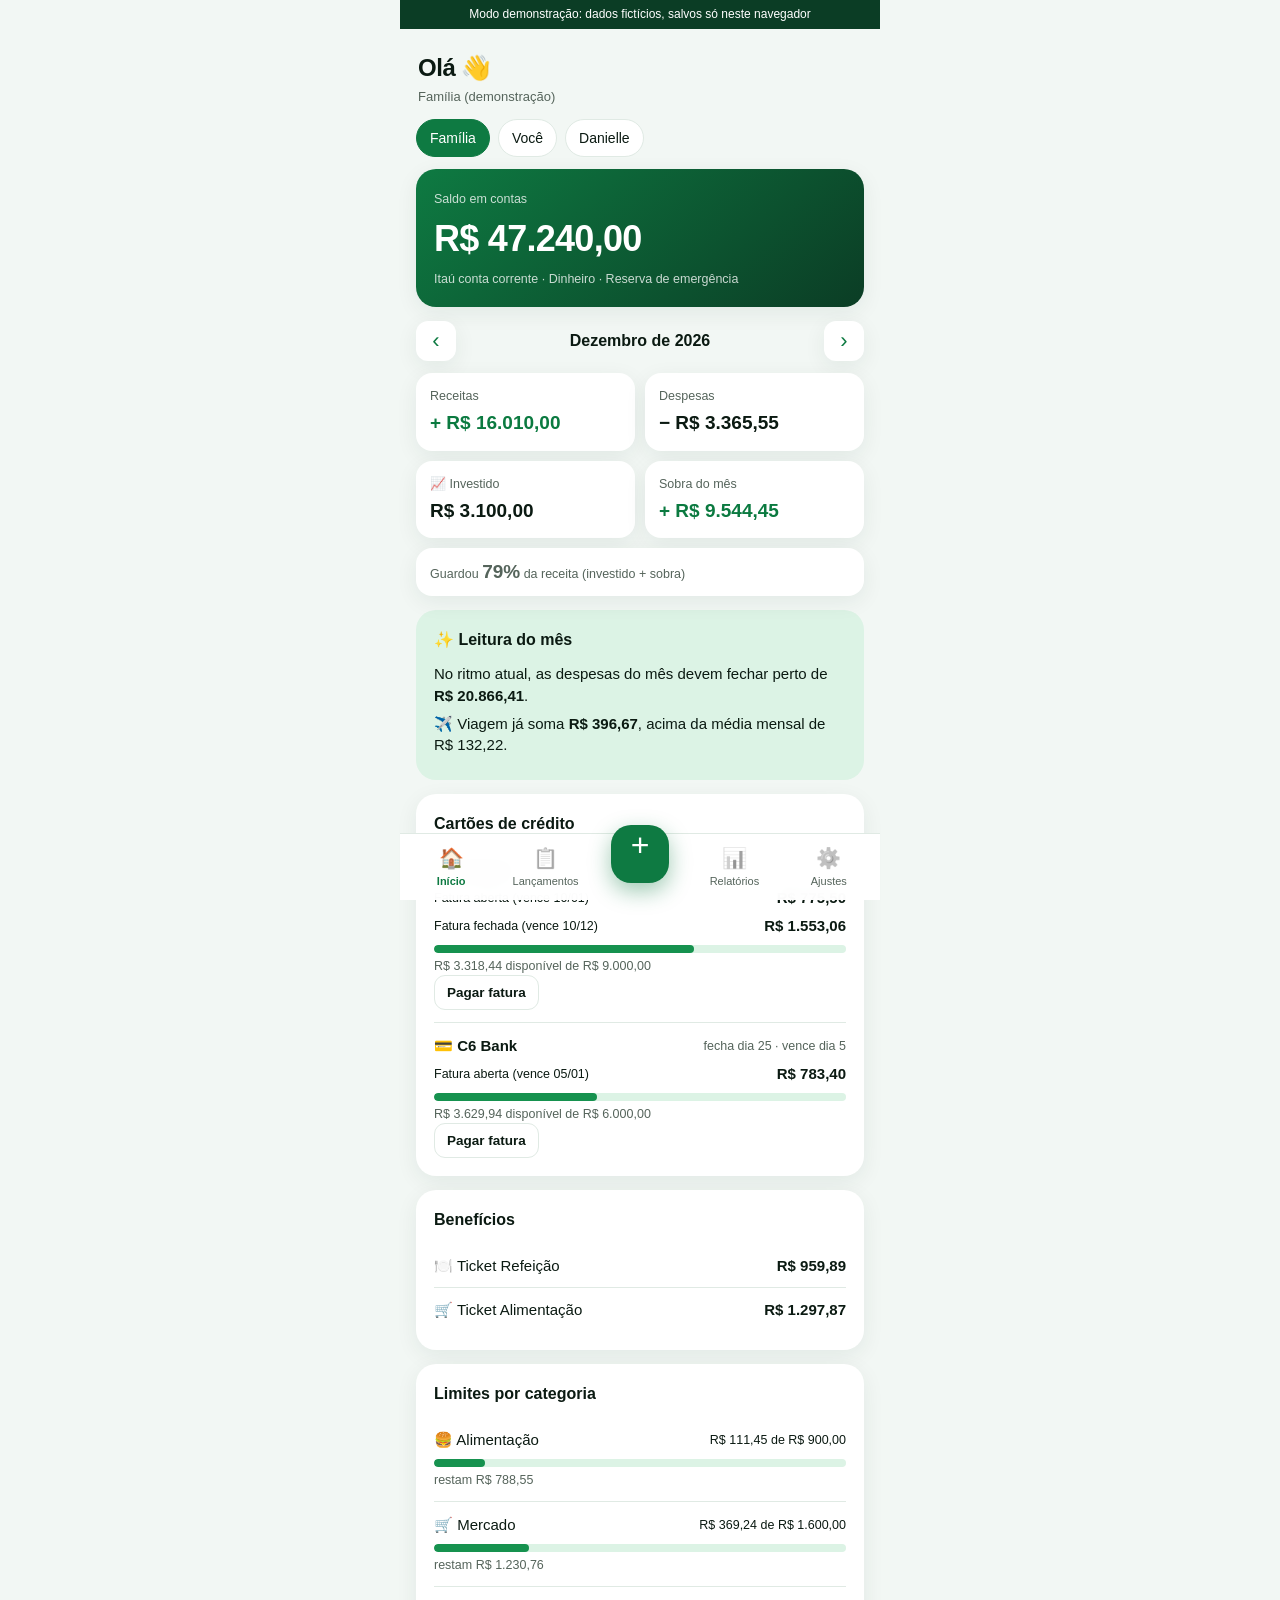
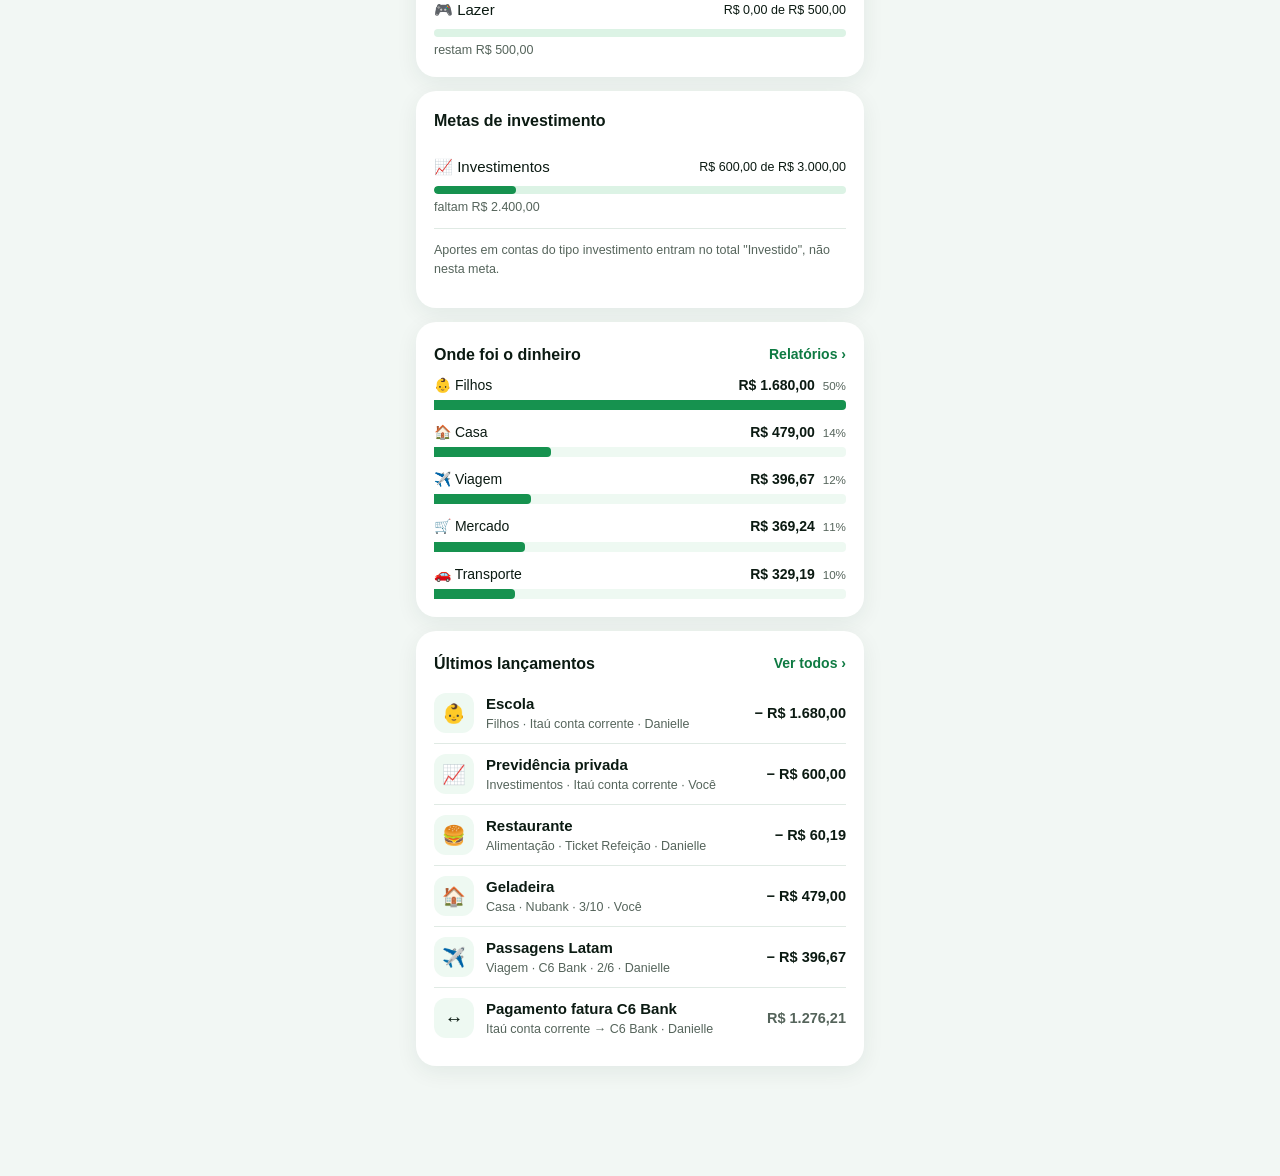
<file: financas/index.html>
<!DOCTYPE html>
<html lang="pt-BR">
<head>
<meta charset="UTF-8">
<meta name="viewport" content="width=device-width, initial-scale=1, viewport-fit=cover">
<title>Aurora Finanças</title>
<meta name="robots" content="noindex, nofollow">
<meta name="description" content="Controle financeiro da família, com lançamentos em segundos.">
<meta name="theme-color" content="#0e7a42">
<meta name="apple-mobile-web-app-capable" content="yes">
<meta name="mobile-web-app-capable" content="yes">
<meta name="apple-mobile-web-app-status-bar-style" content="default">
<meta name="apple-mobile-web-app-title" content="Aurora">
<link rel="manifest" href="manifest.webmanifest">
<link rel="icon" href="icons/icon-192.png">
<link rel="apple-touch-icon" href="icons/apple-touch-icon.png">
<link rel="stylesheet" href="styles.css">
</head>
<body>
<div id="app"><div class="center muted">Carregando…</div></div>
<script type="module" src="js/app.js"></script>
</body>
</html>
</file>
<file: financas/styles.css>
:root {
  --bg: #f2f7f4;
  --surface: #ffffff;
  --ink: #0b1a12;
  --muted: #55645b;
  --line: #e0eae4;
  --brand: #0e7a42;
  --brand-dark: #0a5c32;
  --b700: #08743a;
  --b500: #16924f;
  --b300: #45c078;
  --b100: #dcf3e5;
  --b50: #eef9f2;
  --navy: #0b3d25;
  --inc: #0b7a40;
  --radius: 20px;
  --shadow: 0 6px 22px rgba(11, 61, 37, .07);
  --safe-b: env(safe-area-inset-bottom, 0px);
  color-scheme: light;
}
* { box-sizing: border-box; -webkit-tap-highlight-color: transparent; }
html, body { margin: 0; background: var(--bg); color: var(--ink); }
body { font: 15px/1.45 -apple-system, BlinkMacSystemFont, "Segoe UI", Roboto, Arial, sans-serif; -webkit-font-smoothing: antialiased; }
button, input, select, textarea { font: inherit; color: inherit; }
button { cursor: pointer; }
h1 { font-size: 24px; margin: 0; letter-spacing: -.02em; }
h3 { font-size: 16px; margin: 0 0 12px; }
h4 { font-size: 13px; margin: 14px 0 8px; color: var(--muted); text-transform: uppercase; letter-spacing: .04em; }
.muted { color: var(--muted); }
.small { font-size: 12.5px; }
b, .big, .tx-amt, .hbar-val, .tile b { font-variant-numeric: tabular-nums; }
#app { max-width: 480px; margin: 0 auto; min-height: 100vh; padding-top: env(safe-area-inset-top, 0px); }
main { padding: 12px 16px 0; }
.spacer { height: calc(96px + var(--safe-b)); }
.demo-bar { background: var(--navy); color: #fff; font-size: 12px; text-align: center; padding: 6px 10px; }
.top { display: flex; justify-content: space-between; align-items: flex-end; margin: 10px 2px 12px; }
.top p { margin: 2px 0 0; font-size: 13px; }

.card { background: var(--surface); border-radius: var(--radius); padding: 18px; margin-bottom: 14px; box-shadow: var(--shadow); }
.hero { background: linear-gradient(140deg, var(--brand) 0%, var(--navy) 100%); color: #fff; }
.hero .label, .hero .muted { color: rgba(255, 255, 255, .78); }
.hero .big { font-size: 36px; font-weight: 800; letter-spacing: -.02em; margin: 4px 0 2px; }
.label { font-size: 12.5px; color: var(--muted); }

.tiles { display: grid; grid-template-columns: 1fr 1fr; gap: 10px; margin-bottom: 14px; }
.tile { background: var(--surface); border-radius: 16px; padding: 14px; box-shadow: var(--shadow); display: flex; flex-direction: column; gap: 4px; }
.tile b { font-size: 19px; }
.tile.wide { grid-column: span 2; }
.inc { color: var(--inc); }

.monthnav { display: flex; align-items: center; justify-content: space-between; margin: 4px 0 12px; }
.monthnav button { width: 40px; height: 40px; border-radius: 12px; border: 0; background: var(--surface); box-shadow: var(--shadow); font-size: 22px; line-height: 1; color: var(--brand); }
.monthnav strong { font-size: 16px; }

.chips { display: flex; gap: 8px; flex-wrap: wrap; align-items: center; }
.chips.scroll { flex-wrap: nowrap; overflow-x: auto; padding-bottom: 4px; scrollbar-width: none; margin: 0 -18px; padding-left: 18px; padding-right: 18px; }
.chips.scroll::-webkit-scrollbar { display: none; }
.chips.who { margin-bottom: 12px; }
.chip { border: 1.5px solid var(--line); background: var(--surface); border-radius: 999px; padding: 8px 13px; font-size: 14px; white-space: nowrap; flex-shrink: 0; }
.chip.on { border-color: var(--brand); background: var(--brand); color: #fff; }
.chip-date, .chip-select { border: 1.5px solid var(--line); border-radius: 999px; padding: 6px 10px; background: var(--surface); font-size: 14px; }
.chip-date.on { border-color: var(--brand); }

.insight { background: var(--b100); box-shadow: none; }
.insight p { margin: 6px 0; }

.row-top { display: flex; justify-content: space-between; align-items: center; gap: 10px; margin-bottom: 6px; }
.row-top h3 { margin: 0; }
.line { display: flex; justify-content: space-between; align-items: center; gap: 10px; padding: 11px 0; border-bottom: 1px solid var(--line); }
.line:last-child { border-bottom: 0; }
.cardrow, .budget { padding: 12px 0; border-bottom: 1px solid var(--line); }
.cardrow:last-child, .budget:last-child { border-bottom: 0; padding-bottom: 0; }
.cardrow .btn { margin-top: 10px; }

.meter { height: 8px; background: var(--b100); border-radius: 999px; overflow: hidden; margin: 8px 0 4px; }
.meter-fill { height: 100%; background: var(--b500); border-radius: 999px; }
.meter-fill.over { background: var(--navy); }

.hbars { display: flex; flex-direction: column; gap: 12px; }
.hbar-top { display: flex; justify-content: space-between; gap: 8px; font-size: 14px; margin-bottom: 5px; }
.hbar-label { overflow: hidden; text-overflow: ellipsis; white-space: nowrap; }
.hbar-val { font-weight: 600; white-space: nowrap; }
.hbar-val small { color: var(--muted); font-weight: 400; margin-left: 4px; }
.hbar-track { position: relative; height: 10px; background: var(--b50); border-radius: 0 4px 4px 0; }
.hbar-fill { height: 100%; background: var(--b500); border-radius: 0 4px 4px 0; }
.hbar-fill.over { background: var(--navy); }
.hbar-limit { position: absolute; top: -3px; bottom: -3px; width: 2px; background: var(--ink); opacity: .55; }

.legend { display: flex; gap: 16px; font-size: 13px; margin-bottom: 6px; }
.legend span { display: inline-flex; align-items: center; gap: 6px; }
.sw { width: 12px; height: 12px; border-radius: 3px; display: inline-block; }
.sw.s1 { background: var(--b700); }
.sw.s2 { background: var(--b300); }
.sw.line { height: 3px; border-radius: 2px; }
.chart { width: 100%; height: auto; display: block; overflow: visible; }
.chart .grid { stroke: var(--line); stroke-width: 1; }
.chart .axis { fill: var(--muted); font-size: 10px; }
.chart .s1 { fill: var(--b700); }
.chart .s2 { fill: var(--b300); }
.chart .l1 { fill: none; stroke: var(--b700); stroke-width: 2.5; stroke-linejoin: round; stroke-linecap: round; }
.chart .l2 { fill: none; stroke: var(--b300); stroke-width: 2; stroke-dasharray: 5 4; stroke-linejoin: round; }
.chart .dot1 { fill: var(--b700); stroke: #fff; stroke-width: 2; }
.chart .hit { fill: transparent; }
.chart .hit:hover { fill: rgba(14, 122, 66, .05); }
.chart .guide { stroke: var(--muted); stroke-width: 1; stroke-dasharray: 2 3; }
.tip { position: fixed; z-index: 60; max-width: 260px; background: var(--ink); color: #fff; font-size: 12.5px; padding: 7px 10px; border-radius: 10px; pointer-events: none; box-shadow: 0 6px 18px rgba(0,0,0,.2); }
table.mini { width: 100%; border-collapse: collapse; font-size: 12.5px; margin-top: 12px; font-variant-numeric: tabular-nums; }
table.mini th { text-align: right; color: var(--muted); font-weight: 500; padding: 4px 0; border-bottom: 1px solid var(--line); }
table.mini td { text-align: right; padding: 5px 0; border-bottom: 1px solid var(--line); }
table.mini th:first-child, table.mini td:first-child { text-align: left; }

.tx { display: flex; align-items: center; gap: 12px; width: 100%; text-align: left; background: none; border: 0; padding: 10px 0; border-bottom: 1px solid var(--line); }
.tx:last-child { border-bottom: 0; }
.tx-ic { width: 40px; height: 40px; border-radius: 12px; background: var(--b50); display: grid; place-items: center; font-size: 19px; flex-shrink: 0; }
.tx-main { flex: 1; min-width: 0; display: flex; flex-direction: column; }
.tx-desc { font-weight: 600; overflow: hidden; text-overflow: ellipsis; white-space: nowrap; }
.tx-sub { font-size: 12.5px; color: var(--muted); overflow: hidden; text-overflow: ellipsis; white-space: nowrap; }
.tx-amt { font-weight: 700; white-space: nowrap; font-size: 14.5px; }
.tx-amt.receita { color: var(--inc); }
.tx-amt.transferencia { color: var(--muted); font-weight: 600; }
.list { padding-top: 8px; }
.day-h { display: flex; justify-content: space-between; font-size: 12.5px; color: var(--muted); padding: 12px 0 2px; font-weight: 600; }
.totals { display: flex; gap: 12px; justify-content: space-between; font-size: 13px; font-weight: 600; padding: 4px 0 8px; border-bottom: 1px solid var(--line); }
.filters { margin-bottom: 12px; }
.filters input, .filters select { width: 100%; border: 1.5px solid var(--line); background: var(--surface); border-radius: 12px; padding: 10px 12px; font-size: 16px; }
.selects { display: grid; grid-template-columns: 1fr 1fr 1fr; gap: 6px; margin-top: 8px; }
.selects select { font-size: 13px; padding: 8px; }
.empty { color: var(--muted); text-align: center; padding: 18px 8px; font-size: 14px; }

.btn { border: 1.5px solid var(--line); background: var(--surface); border-radius: 14px; padding: 12px 16px; font-weight: 600; display: block; width: 100%; margin-top: 8px; }
.btn.small { width: auto; display: inline-block; padding: 7px 12px; font-size: 13.5px; margin: 0; border-radius: 11px; }
.btn.primary { background: var(--brand); border-color: var(--brand); color: #fff; }
.btn.primary:disabled { background: #a8cdb8; border-color: #a8cdb8; }
.btn.ghost { background: none; color: var(--brand); width: auto; }
.link { background: none; border: 0; color: var(--brand); font-weight: 600; padding: 4px 0; font-size: 14px; }

.tabbar { position: fixed; bottom: 0; left: 50%; transform: translateX(-50%); width: 100%; max-width: 480px; background: rgba(255,255,255,.96); backdrop-filter: blur(10px); border-top: 1px solid var(--line); display: grid; grid-template-columns: repeat(5, 1fr); align-items: center; padding: 6px 4px calc(6px + var(--safe-b)); z-index: 20; }
.tabbar button { background: none; border: 0; display: flex; flex-direction: column; align-items: center; gap: 1px; font-size: 11px; color: var(--muted); padding: 4px 0; }
.tabbar button .ic { font-size: 20px; filter: grayscale(1); opacity: .7; }
.tabbar button.on { color: var(--brand); font-weight: 600; }
.tabbar button.on .ic { filter: none; opacity: 1; }
.tabbar .fab { width: 58px; height: 58px; border-radius: 20px; background: var(--brand); color: #fff; font-size: 32px; line-height: 1; justify-self: center; margin-top: -26px; box-shadow: 0 8px 22px rgba(14, 122, 66, .4); }

.sheet-wrap { position: fixed; inset: 0; background: rgba(11, 18, 32, .38); z-index: 40; display: flex; align-items: flex-end; justify-content: center; opacity: 0; transition: opacity .18s; }
.sheet-wrap.show { opacity: 1; }
.sheet { background: var(--surface); width: 100%; max-width: 480px; max-height: 92vh; overflow-y: auto; border-radius: 24px 24px 0 0; padding: 8px 18px calc(18px + var(--safe-b)); transform: translateY(30px); transition: transform .2s; }
.sheet-wrap.show .sheet { transform: none; }
.grab { width: 40px; height: 5px; border-radius: 3px; background: var(--line); margin: 0 auto 10px; }
.sheet-h { display: flex; align-items: center; justify-content: space-between; gap: 10px; margin-bottom: 12px; }
.sheet-h h3 { margin: 0; }
.x { border: 0; background: var(--b50); width: 36px; height: 36px; border-radius: 12px; font-size: 16px; flex-shrink: 0; }
.sheet-f { display: flex; gap: 10px; align-items: center; margin-top: 16px; position: sticky; bottom: 0; background: var(--surface); padding-top: 8px; }
.sheet-f .primary { flex: 1; margin: 0; }
.sheet-f .ghost { margin: 0; }
.seg { display: flex; background: var(--b50); border-radius: 13px; padding: 3px; gap: 2px; flex: 1; }
.seg button { flex: 1; border: 0; background: none; padding: 8px 6px; border-radius: 10px; font-size: 13.5px; font-weight: 600; color: var(--muted); }
.seg button.on { background: var(--surface); color: var(--brand); box-shadow: 0 2px 6px rgba(11, 61, 37, .1); }
.seg button:disabled { opacity: .35; }
.quick { width: 100%; border: 2px solid var(--brand); border-radius: 16px; padding: 14px 16px; font-size: 19px; outline: none; background: var(--b50); }
.comp { margin-top: 8px; }
.comp:empty { display: none; }
.amount-preview { font-size: 28px; font-weight: 800; margin: 12px 0 4px; letter-spacing: -.02em; font-variant-numeric: tabular-nums; }
.amount-preview span { font-size: 17px; font-weight: 600; color: var(--muted); letter-spacing: 0; }
.amount-preview.none { font-size: 15px; color: var(--muted); font-weight: 500; }
.fld { margin-top: 14px; }
.fl { display: block; font-size: 12.5px; color: var(--muted); font-weight: 600; margin-bottom: 7px; }
.fl em { font-style: normal; color: var(--inc); font-weight: 500; margin-left: 4px; }
.hint { font-size: 13px; color: var(--muted); margin: 10px 0 0; }
.notes { margin-top: 14px; }
.notes summary { font-size: 13px; color: var(--brand); font-weight: 600; cursor: pointer; }
.notes textarea { width: 100%; margin-top: 8px; border: 1.5px solid var(--line); border-radius: 12px; padding: 10px; font-size: 16px; }

.form label { display: block; font-size: 12.5px; color: var(--muted); font-weight: 600; margin-top: 12px; }
.form input, .form select { display: block; width: 100%; margin-top: 6px; border: 1.5px solid var(--line); border-radius: 12px; padding: 11px 12px; font-size: 16px; background: var(--surface); color: var(--ink); font-weight: 400; }
.form h3 { margin-bottom: 4px; }
.two { display: grid; grid-template-columns: 1fr 1fr; gap: 10px; }
.msg { color: var(--navy); font-size: 13.5px; min-height: 1em; font-weight: 600; }
.catgrid { display: grid; grid-template-columns: repeat(auto-fill, minmax(96px, 1fr)); gap: 8px; }
.catbtn { border: 1.5px solid var(--line); background: var(--surface); border-radius: 14px; padding: 10px 6px; display: flex; flex-direction: column; align-items: center; gap: 2px; font-size: 12.5px; }
.catbtn span { font-size: 22px; }
.catbtn small { color: var(--inc); font-weight: 600; }
.catbtn.arch { opacity: .45; }
.invite { display: flex; align-items: center; gap: 10px; flex-wrap: wrap; padding-top: 12px; }
.code { font-size: 22px; letter-spacing: .15em; color: var(--brand); }

.auth { padding: 32px 18px; }
.brand { text-align: center; margin-bottom: 20px; }
.brand img { width: 72px; height: 72px; border-radius: 20px; }
.brand h1 { font-size: 28px; margin-top: 8px; }
.brand p { color: var(--muted); }
.auth .form .seg { margin-bottom: 4px; }
.center { text-align: center; padding: 60px 24px; }

.toast { position: fixed; left: 50%; bottom: calc(90px + var(--safe-b)); transform: translate(-50%, 20px); background: var(--ink); color: #fff; padding: 11px 14px; border-radius: 14px; font-size: 14px; display: flex; gap: 14px; align-items: center; z-index: 70; opacity: 0; transition: all .2s; max-width: 92vw; box-shadow: 0 8px 24px rgba(0,0,0,.2); }
.toast.show { opacity: 1; transform: translate(-50%, 0); }
.toast button { background: none; border: 0; color: var(--b300); font-weight: 700; padding: 0; }
[hidden] { display: none !important; }
.ask-wrap { position: fixed; inset: 0; z-index: 80; background: rgba(11, 18, 32, .45); display: grid; place-items: center; padding: 24px; }
.ask { background: var(--surface); border-radius: 20px; padding: 20px; width: 100%; max-width: 340px; }
.ask p { margin: 0 0 8px; font-weight: 600; }
.quick-row { position: relative; }
.quick-row .quick { padding-right: 62px; }
.cam { position: absolute; right: 8px; top: 50%; transform: translateY(-50%); width: 46px; height: 46px; border: 0; border-radius: 12px; background: var(--brand); color: #fff; font-size: 21px; }
.scan-hint { font-size: 13px; color: var(--muted); margin-top: 8px; }
.scan-hint .link { font-size: 13px; padding: 0; }
.receipt { background: var(--b50); border: 1.5px solid var(--b100); border-radius: 16px; padding: 12px 14px; margin: 8px 0 4px; }
.receipt .row-top { margin-bottom: 4px; }
.receipt p { margin: 6px 0 0; }
.receipt .warn { font-size: 13px; color: var(--navy); font-weight: 600; }
.receipt summary { font-size: 13px; color: var(--brand); font-weight: 600; cursor: pointer; margin-top: 6px; }
.receipt .link.small { font-size: 12.5px; margin-top: 4px; }
table.items td:nth-child(2) { color: var(--muted); padding: 5px 8px; }
.scan-overlay { position: absolute; inset: 0; background: rgba(255,255,255,.94); border-radius: 24px 24px 0 0; display: flex; flex-direction: column; align-items: center; justify-content: center; gap: 14px; text-align: center; padding: 24px; z-index: 5; font-weight: 600; }
.sheet { position: relative; }
.spinner { width: 42px; height: 42px; border-radius: 50%; border: 4px solid var(--b100); border-top-color: var(--brand); animation: spin .8s linear infinite; }
@keyframes spin { to { transform: rotate(360deg); } }
.tile.slim { padding: 10px 14px; }
.chip.add { border-style: dashed; color: var(--brand); font-weight: 600; }
.cat-preview { display: flex; align-items: center; gap: 12px; background: var(--b50); border-radius: 16px; padding: 12px 14px; }
.cat-preview span { width: 46px; height: 46px; border-radius: 14px; background: var(--surface); display: grid; place-items: center; font-size: 26px; }
.cat-preview b { font-size: 17px; }
.iconbank { max-height: 260px; overflow-y: auto; border: 1.5px solid var(--line); border-radius: 14px; padding: 4px 10px 10px; }
.ib-g { font-size: 11.5px; font-weight: 600; color: var(--muted); text-transform: uppercase; letter-spacing: .04em; margin: 10px 0 6px; }
.ib-row { display: grid; grid-template-columns: repeat(6, 1fr); gap: 6px; }
.ib { border: 1.5px solid transparent; background: var(--b50); border-radius: 12px; font-size: 22px; padding: 6px 0; }
.ib.on { border-color: var(--brand); background: var(--b100); }
.form label.inline { margin-top: 10px; }
.form label.check { display: flex; gap: 10px; align-items: flex-start; font-weight: 500; color: var(--ink); font-size: 14px; background: var(--b50); border-radius: 12px; padding: 12px; }
.form label.check input { width: 20px; height: 20px; margin: 1px 0 0; flex-shrink: 0; accent-color: var(--brand); }
</file>
